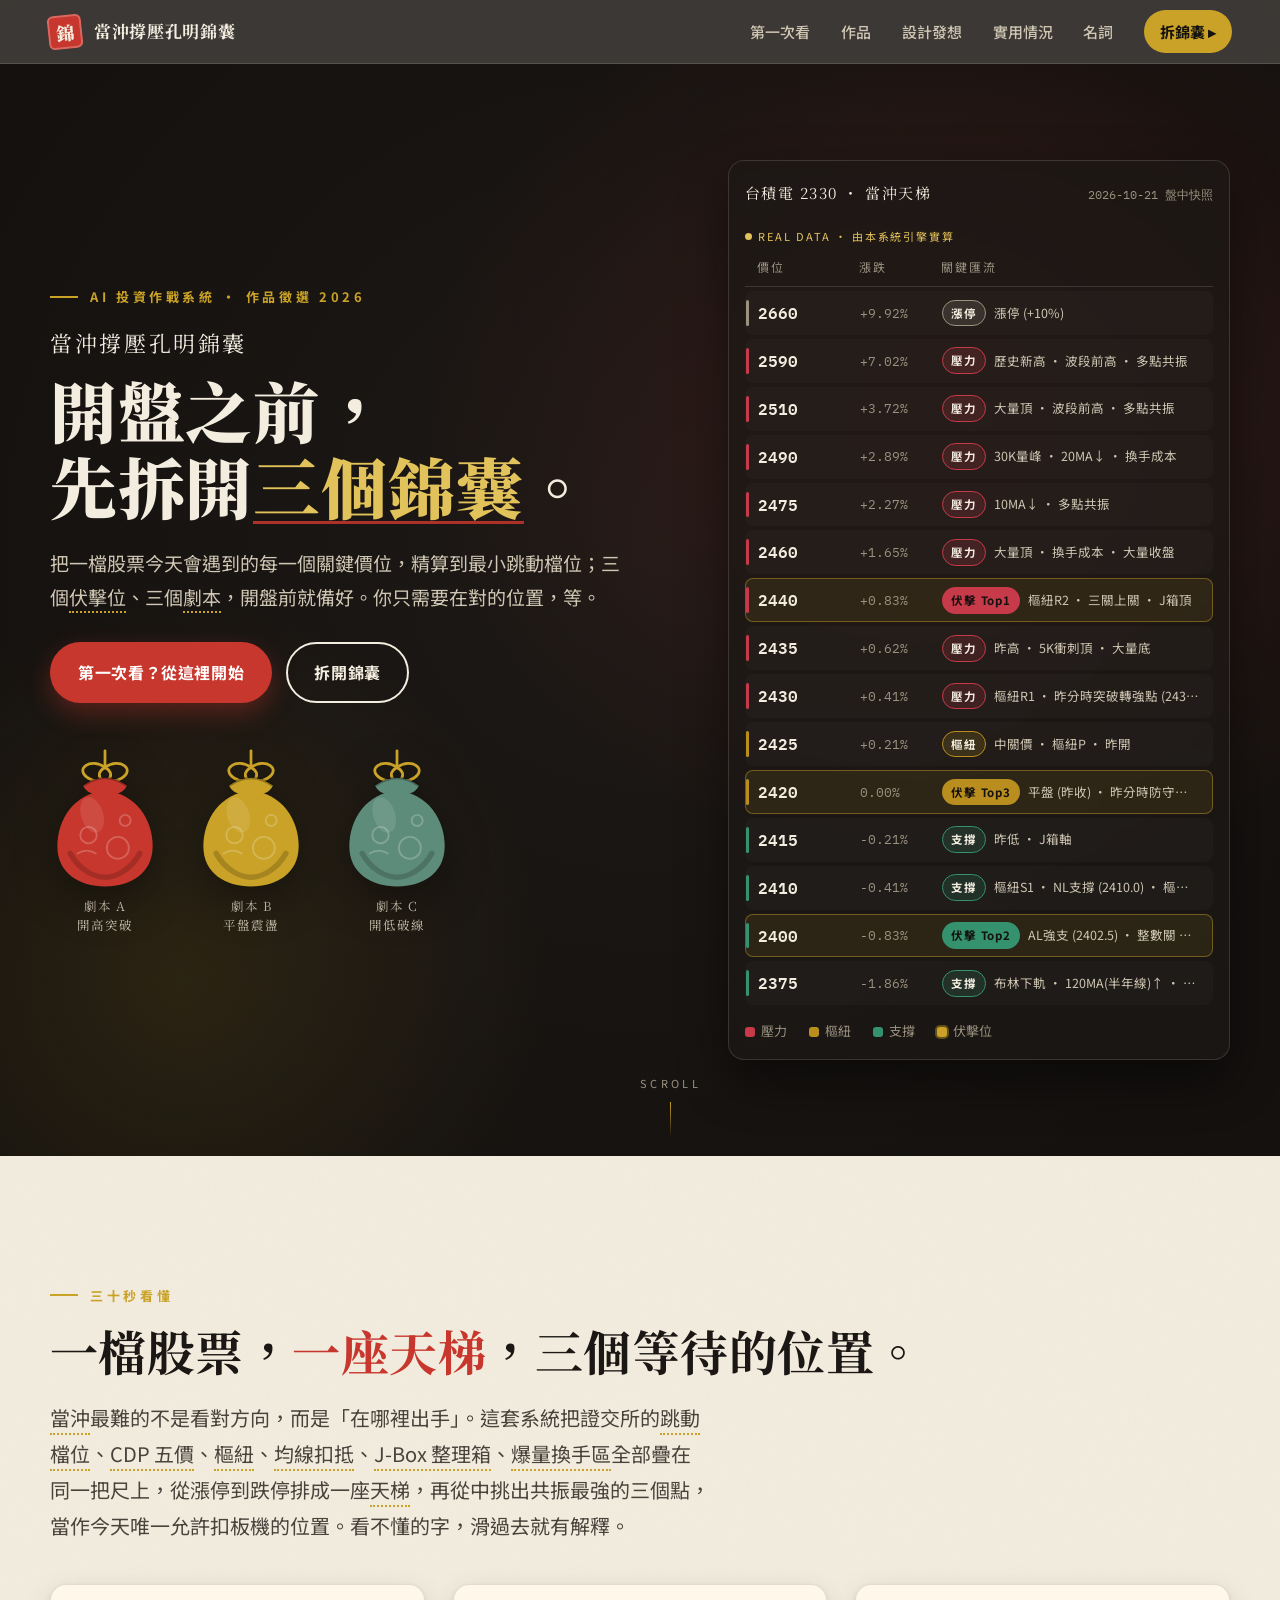
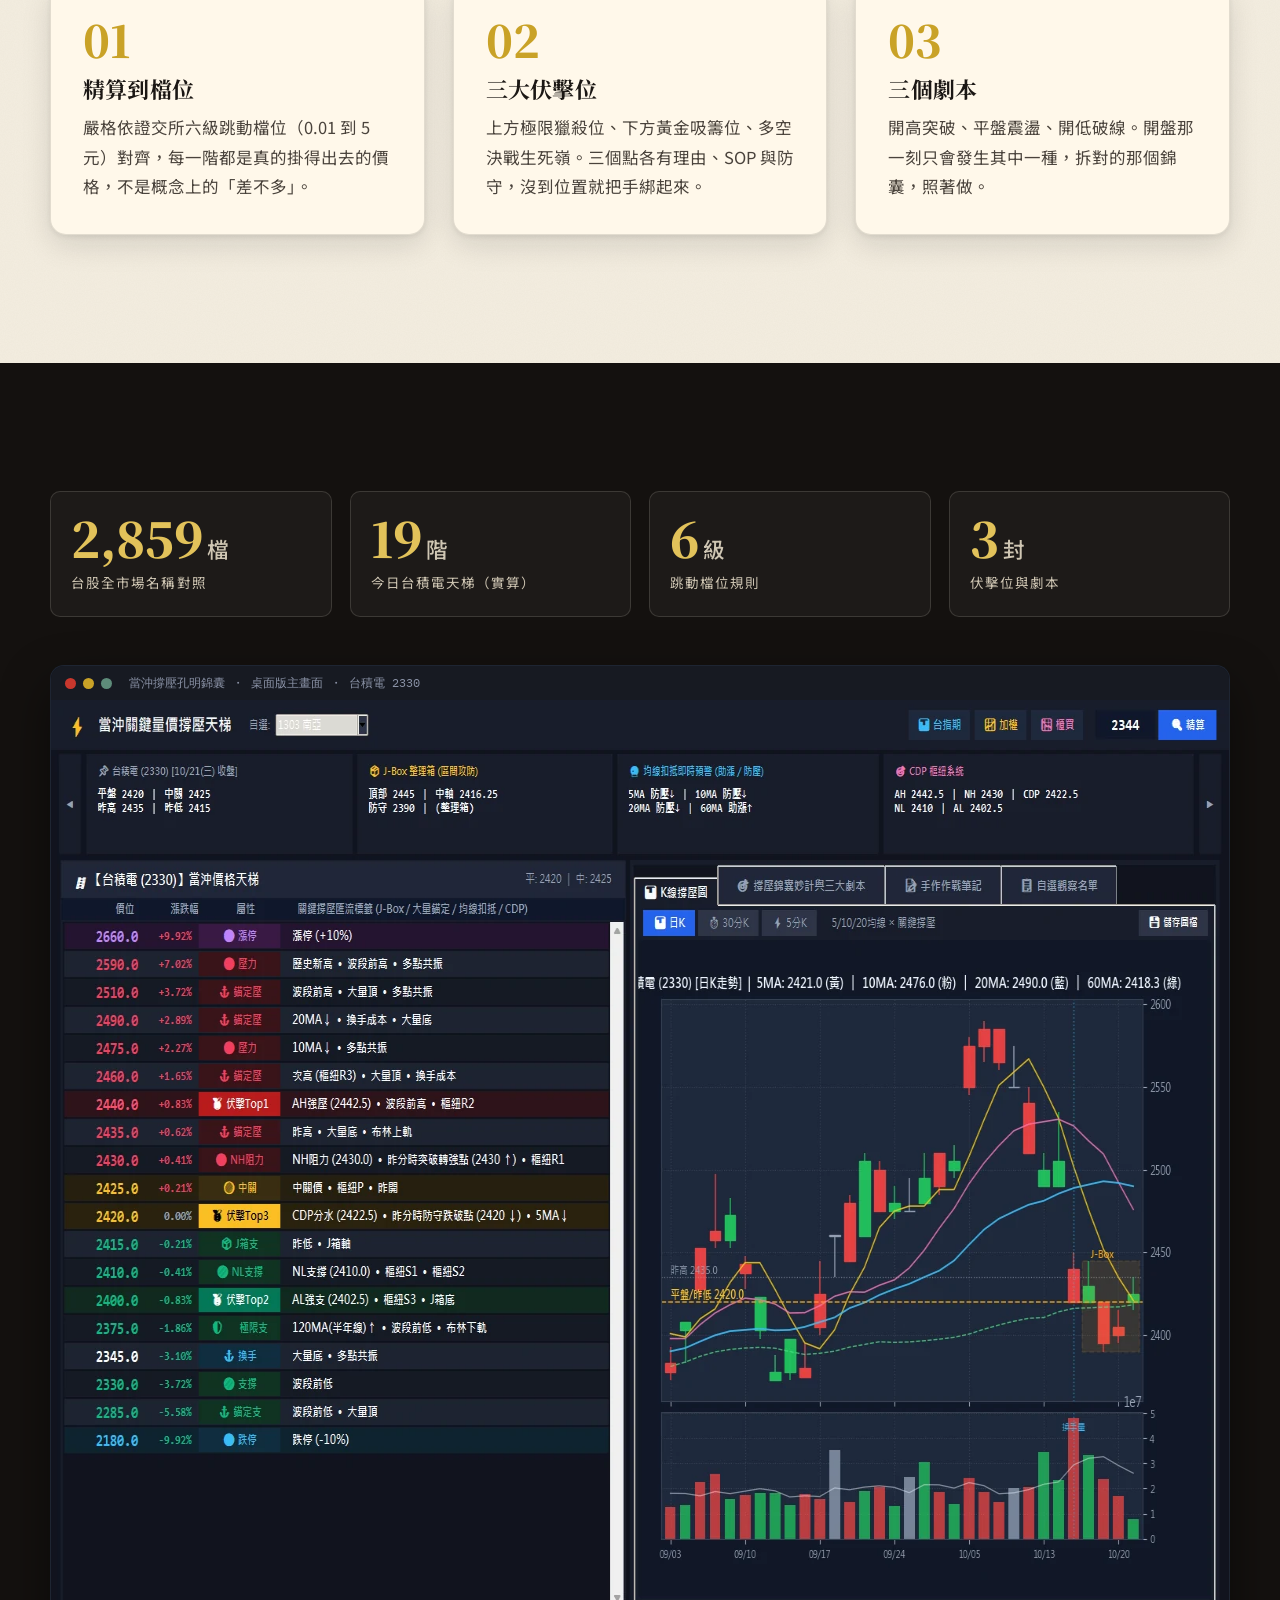
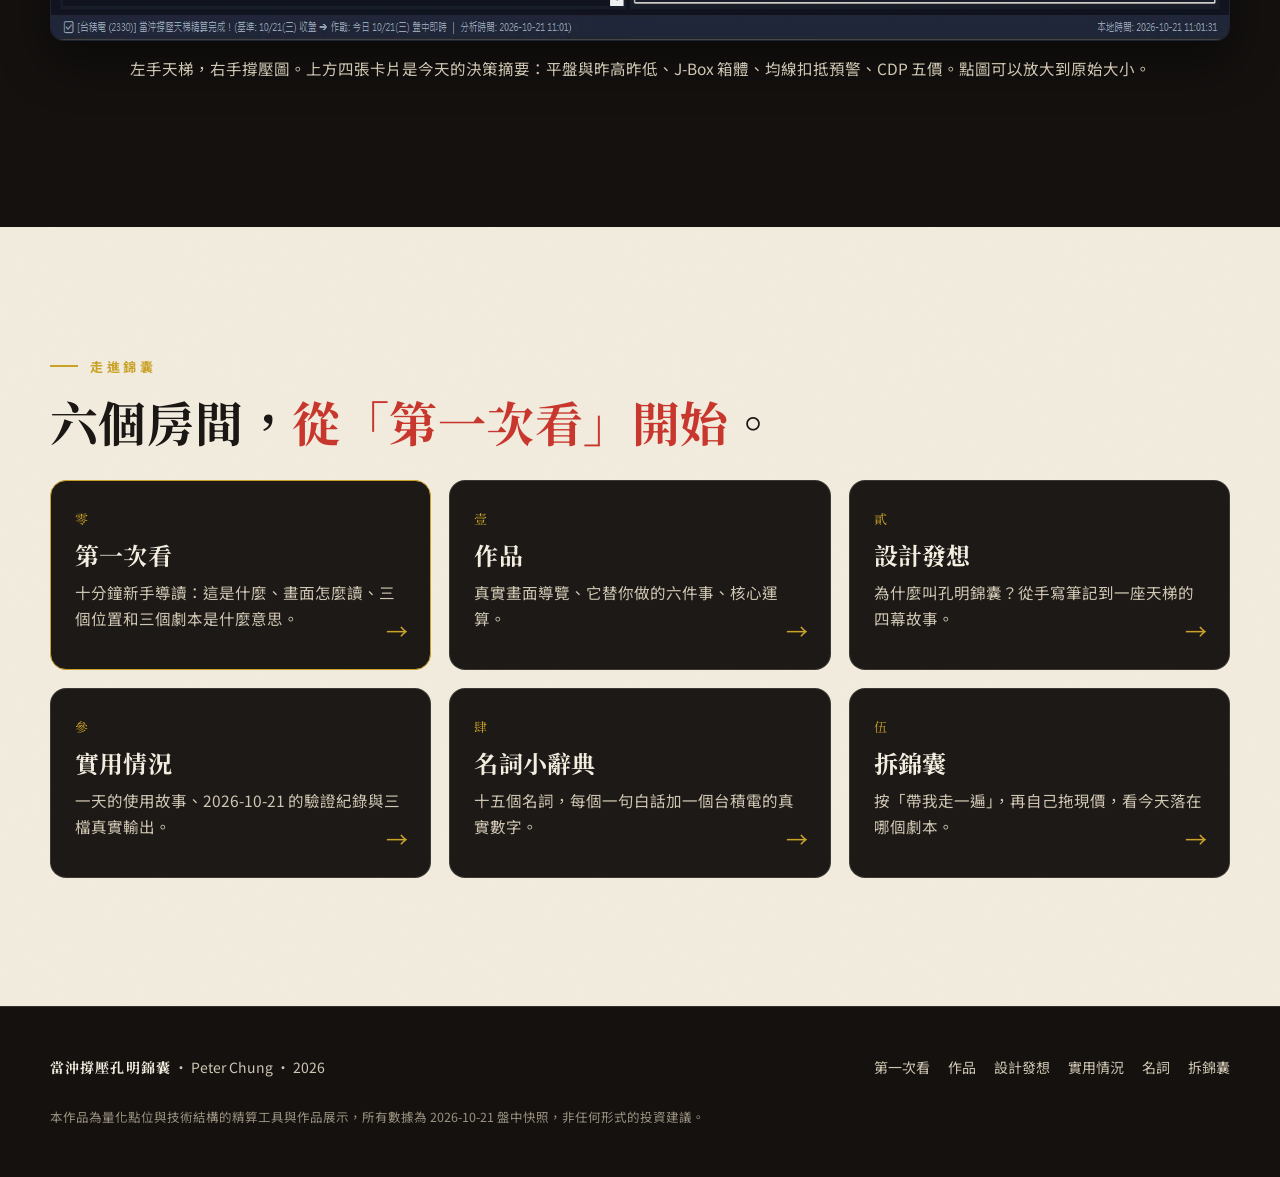
<file: index.html>
<!doctype html>
<html lang="zh-Hant">
<head>
  <meta charset="utf-8">
  <meta name="viewport" content="width=device-width, initial-scale=1">
  <title>當沖撐壓孔明錦囊</title>
  <meta name="description" content="開盤之前，先拆開三個錦囊。把台股當沖的關鍵價位精算到最小跳動檔位，三大伏擊位、三個劇本，開盤前就備好。Peter Chung 作品。">
  <meta property="og:type" content="website">
  <meta property="og:title" content="當沖撐壓孔明錦囊｜開盤之前，先拆開三個錦囊">
  <meta property="og:description" content="把台股當沖的關鍵價位精算到最小跳動檔位；三大伏擊位、三個劇本，開盤前就備好。">
  <meta property="og:image" content="https://jszhongisbest.github.io/kongming-pouch/assets/img/og.png">
  <meta property="og:url" content="https://jszhongisbest.github.io/kongming-pouch/">
  <meta name="twitter:card" content="summary_large_image">
  <meta name="theme-color" content="#14110f">
  <link rel="icon" href="favicon.svg" type="image/svg+xml">
  <link rel="preconnect" href="https://fonts.googleapis.com">
  <link rel="preconnect" href="https://fonts.gstatic.com" crossorigin>
  <link href="https://fonts.googleapis.com/css2?family=Noto+Serif+TC:wght@700;900&family=Noto+Sans+TC:wght@400;500;700&family=IBM+Plex+Mono:wght@400;500;600&display=swap" rel="stylesheet">
  <link rel="stylesheet" href="assets/css/style.css?v=20261022">
</head>
<body data-page="home">
<svg width="0" height="0" style="position:absolute" aria-hidden="true">
  <symbol id="pouch" viewBox="0 0 120 150">
    <path d="M60 6v16" stroke="#c9a227" stroke-width="3" stroke-linecap="round" fill="none"/>
    <path d="M60 24c-16-11-34 2-18 12 16 10 34-2 18-12zm0 0c16-11 34 2 18 12-16 10-34-2-18-12z" fill="none" stroke="#c9a227" stroke-width="3"/>
    <path d="M36 44q24-17 48 0q-5 11-24 11t-24-11z" fill="currentColor"/>
    <path d="M60 50c-34 2-52 32-52 60 0 30 24 44 52 44s52-14 52-44c0-28-18-58-52-60z" fill="currentColor"/>
    <path d="M36 44q24-17 48 0" fill="none" stroke="rgba(0,0,0,.28)" stroke-width="3"/>
    <path d="M22 118c10 18 26 26 38 26s28-8 38-26" fill="none" stroke="rgba(0,0,0,.18)" stroke-width="6" stroke-linecap="round"/>
    <g fill="none" stroke="rgba(255,255,255,.22)" stroke-width="2">
      <circle cx="42" cy="98" r="9"/><circle cx="74" cy="112" r="12"/><circle cx="82" cy="82" r="6"/><path d="M30 118q10-6 20 0" stroke-linecap="round"/>
    </g>
    <ellipse cx="46" cy="76" rx="12" ry="20" fill="rgba(255,255,255,.1)" transform="rotate(-18 46 76)"/>
  </symbol>
</svg>

<header class="nav">
  <a class="nav__brand" href="index.html"><span class="nav__seal">錦</span><span class="nav__name">當沖撐壓孔明錦囊</span></a>
  <nav class="nav__links" id="navLinks" aria-label="主選單">
    <a href="guide.html" data-nav="guide">第一次看</a>
    <a href="work.html" data-nav="work">作品</a>
    <a href="concept.html" data-nav="concept">設計發想</a>
    <a href="usage.html" data-nav="usage">實用情況</a>
    <a href="glossary.html" data-nav="glossary">名詞</a>
    <a href="play.html" data-nav="play" class="nav__cta">拆錦囊 ▸</a>
  </nav>
  <button class="nav__burger" id="navBurger" aria-label="開啟選單" aria-expanded="false" aria-controls="navLinks"><span></span><span></span><span></span></button>
</header>
<div class="nav-spacer"></div>

<main>
  <!-- 封面 -->
  <section class="hero sec--ink">
    <div class="ink-blot" aria-hidden="true"></div>
    <div class="wrap hero__grid">
      <div>
        <p class="eyebrow">AI 投資作戰系統 ・ 作品徵選 2026</p>
        <p class="hero__name">當沖撐壓孔明錦囊</p>
        <h1 class="hero__title">
          <span class="line"><span>開盤之前，</span></span>
          <span class="line"><span>先拆開<em>三個錦囊</em>。</span></span>
        </h1>
        <p class="hero__sub">把一檔股票今天會遇到的每一個關鍵價位，精算到最小跳動檔位；三個<span class="term" data-term="ambush">伏擊位</span>、三個<span class="term" data-term="scenario">劇本</span>，開盤前就備好。你只需要在對的位置，等。</p>
        <div class="hero__cta">
          <a class="btn btn--cinnabar" href="guide.html">第一次看？從這裡開始</a>
          <a class="btn btn--ghost" href="play.html">拆開錦囊</a>
        </div>
        <div class="pouches" aria-label="三個劇本">
          <div class="pouch-wrap"><svg class="pouch pouch--cinnabar"><use href="#pouch"/></svg><small>劇本 A<br>開高突破</small></div>
          <div class="pouch-wrap"><svg class="pouch pouch--gold"><use href="#pouch"/></svg><small>劇本 B<br>平盤震盪</small></div>
          <div class="pouch-wrap"><svg class="pouch pouch--celadon"><use href="#pouch"/></svg><small>劇本 C<br>開低破線</small></div>
        </div>
      </div>
      <div class="hero__ladder" aria-label="台積電當沖天梯">
        <div class="hero__ladder-title">台積電 2330 ・ 當沖天梯 <span>2026-10-21 盤中快照</span></div>
        <div class="tag-live" style="margin-bottom:10px"><i></i>REAL DATA ・ 由本系統引擎實算</div>
        <div class="ladder" data-ladder="2330" data-now data-delay="1200" data-limit="15" data-max-tags="3"></div>
        <div class="legend">
          <span><i style="background:var(--d-res)"></i>壓力</span>
          <span><i style="background:var(--d-piv)"></i>樞紐</span>
          <span><i style="background:var(--d-sup)"></i>支撐</span>
          <span><i style="background:var(--gold);box-shadow:0 0 0 2px rgba(201,162,39,.4)"></i>伏擊位</span>
        </div>
      </div>
    </div>
    <div class="scroll-hint" aria-hidden="true">SCROLL</div>
  </section>

  <!-- 三十秒看懂 -->
  <section class="sec sec--paper paper-tex">
    <div class="wrap">
      <p class="eyebrow reveal">三十秒看懂</p>
      <h2 class="sec-title reveal">一檔股票，<em>一座天梯</em>，三個等待的位置。</h2>
      <p class="lede reveal" data-delay="1"><span class="term" data-term="daytrade">當沖</span>最難的不是看對方向，而是「在哪裡出手」。這套系統把證交所的<span class="term" data-term="tick">跳動檔位</span>、<span class="term" data-term="cdp">CDP 五價</span>、<span class="term" data-term="pivot">樞紐</span>、<span class="term" data-term="ma">均線扣抵</span>、<span class="term" data-term="jbox">J-Box 整理箱</span>、<span class="term" data-term="volume">爆量換手區</span>全部疊在同一把尺上，從漲停到跌停排成一座<span class="term" data-term="ladder">天梯</span>，再從中挑出共振最強的三個點，當作今天唯一允許扣板機的位置。看不懂的字，滑過去就有解釋。</p>
      <div class="grid grid--3" style="margin-top:40px">
        <div class="card feature reveal" data-delay="1">
          <span class="feature__num">01</span>
          <h3>精算到檔位</h3>
          <p>嚴格依證交所六級跳動檔位（0.01 到 5 元）對齊，每一階都是真的掛得出去的價格，不是概念上的「差不多」。</p>
        </div>
        <div class="card feature reveal" data-delay="2">
          <span class="feature__num">02</span>
          <h3>三大伏擊位</h3>
          <p>上方極限獵殺位、下方黃金吸籌位、多空決戰生死嶺。三個點各有理由、SOP 與防守，沒到位置就把手綁起來。</p>
        </div>
        <div class="card feature reveal" data-delay="3">
          <span class="feature__num">03</span>
          <h3>三個劇本</h3>
          <p>開高突破、平盤震盪、開低破線。開盤那一刻只會發生其中一種，拆對的那個錦囊，照著做。</p>
        </div>
      </div>
    </div>
  </section>

  <!-- 主畫面與數字 -->
  <section class="sec sec--ink">
    <div class="wrap">
      <div class="stats reveal">
        <div class="stat"><div class="stat__v"><span data-count="2888">0</span><small>檔</small></div><div class="stat__k">台股全市場名稱對照</div></div>
        <div class="stat"><div class="stat__v"><span data-count="19">0</span><small>階</small></div><div class="stat__k">今日台積電天梯（實算）</div></div>
        <div class="stat"><div class="stat__v"><span data-count="6">0</span><small>級</small></div><div class="stat__k">跳動檔位規則</div></div>
        <div class="stat"><div class="stat__v"><span data-count="3">0</span><small>封</small></div><div class="stat__k">伏擊位與劇本</div></div>
      </div>
      <div class="reveal" style="margin-top:48px">
        <div class="window">
          <div class="window__bar"><i></i><i></i><i></i><span>當沖撐壓孔明錦囊 ・ 桌面版主畫面 ・ 台積電 2330</span></div>
          <img src="assets/img/hero_app.webp" alt="桌面版主畫面：左側為台積電當沖價格天梯，右側為日 K 撐壓圖與均線" width="1500" height="940" loading="lazy">
        </div>
        <p class="muted" style="text-align:center;margin-top:14px;font-size:15.5px">左手天梯，右手撐壓圖。上方四張卡片是今天的決策摘要：平盤與昨高昨低、J-Box 箱體、均線扣抵預警、CDP 五價。點圖可以放大到原始大小。</p>
      </div>
    </div>
  </section>

  <!-- 入口 -->
  <section class="sec sec--paper paper-tex">
    <div class="wrap">
      <p class="eyebrow reveal">走進錦囊</p>
      <h2 class="sec-title reveal">六個房間，<em>從「第一次看」開始</em>。</h2>
      <div class="portal portal--6 reveal" data-delay="1" style="margin-top:28px">
        <a href="guide.html" style="border-color:var(--gold)"><span class="portal__k">零</span><h3>第一次看</h3><p>十分鐘新手導讀：這是什麼、畫面怎麼讀、三個位置和三個劇本是什麼意思。</p></a>
        <a href="work.html"><span class="portal__k">壹</span><h3>作品</h3><p>真實畫面導覽、它替你做的六件事、核心運算。</p></a>
        <a href="concept.html"><span class="portal__k">貳</span><h3>設計發想</h3><p>為什麼叫孔明錦囊？從手寫筆記到一座天梯的四幕故事。</p></a>
        <a href="usage.html"><span class="portal__k">參</span><h3>實用情況</h3><p>一天的使用故事、2026-10-21 的驗證紀錄與三檔真實輸出。</p></a>
        <a href="glossary.html"><span class="portal__k">肆</span><h3>名詞小辭典</h3><p>十五個名詞，每個一句白話加一個台積電的真實數字。</p></a>
        <a href="play.html"><span class="portal__k">伍</span><h3>拆錦囊</h3><p>按「帶我走一遍」，再自己拖現價，看今天落在哪個劇本。</p></a>
      </div>
    </div>
  </section>
</main>

<footer class="footer">
  <div class="wrap">
    <div><b>當沖撐壓孔明錦囊</b> ・ Peter Chung ・ 2026</div>
    <nav><a href="guide.html">第一次看</a><a href="work.html">作品</a><a href="concept.html">設計發想</a><a href="usage.html">實用情況</a><a href="glossary.html">名詞</a><a href="play.html">拆錦囊</a></nav>
    <p class="disclaimer">本作品為量化點位與技術結構的精算工具與作品展示，所有數據為 2026-10-21 盤中快照，非任何形式的投資建議。</p>
  </div>
</footer>

<script src="assets/data/ladders.js?v=20261022"></script>
<script src="assets/js/main.js?v=20261022"></script>
<script src="assets/js/terms.js?v=20261022"></script>
</body>
</html>
</file>
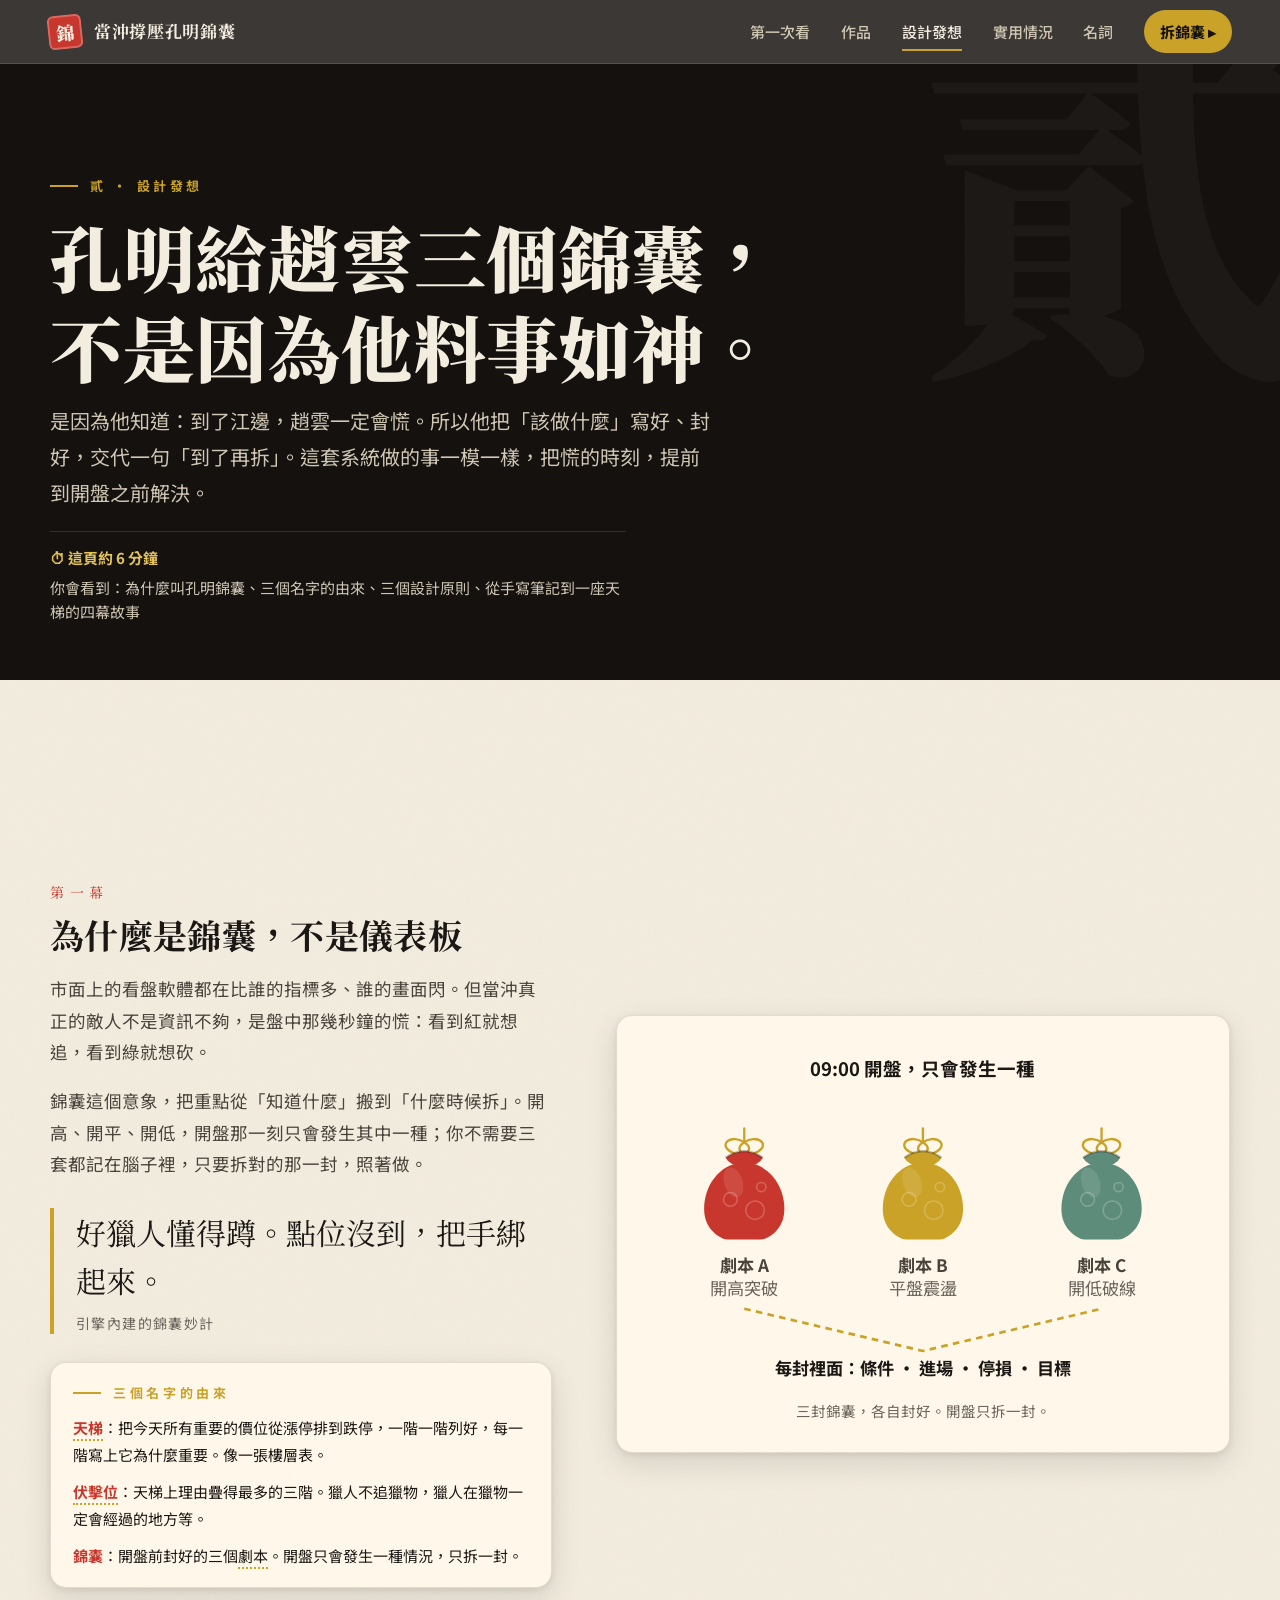
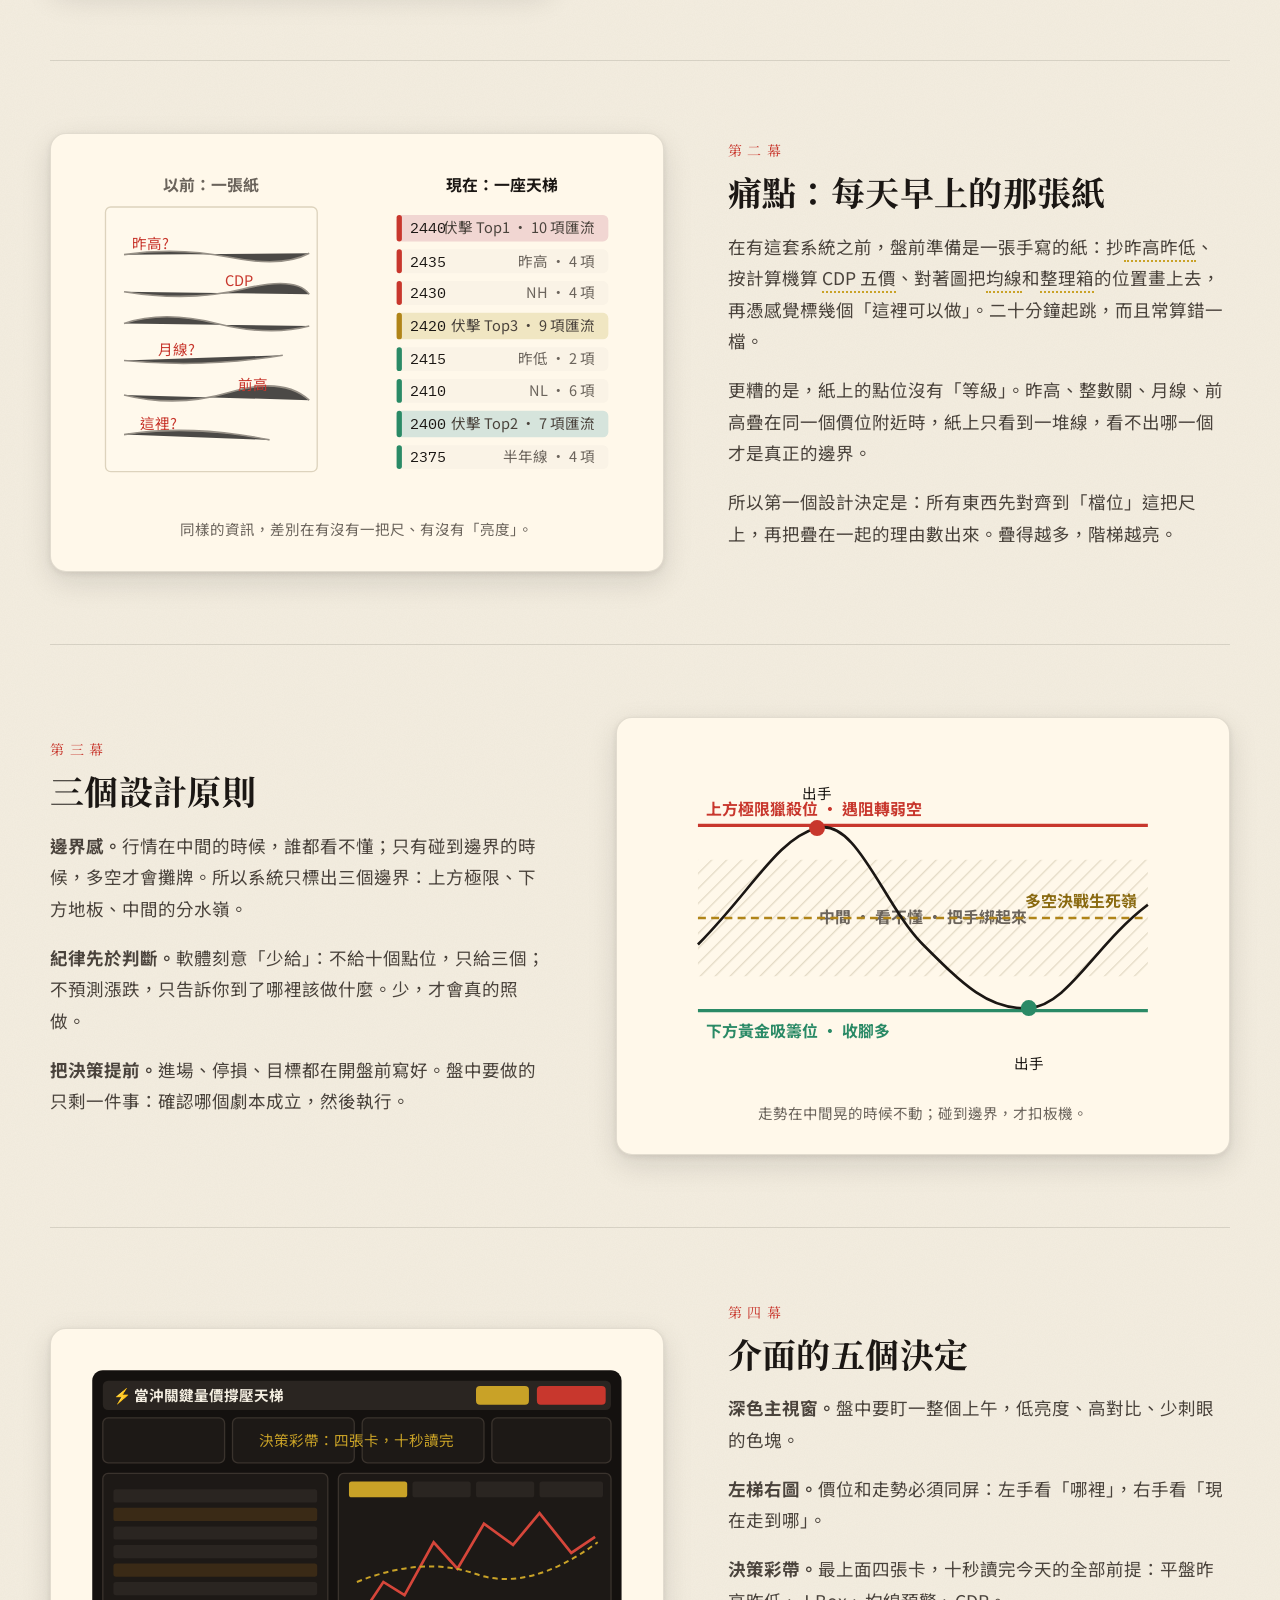
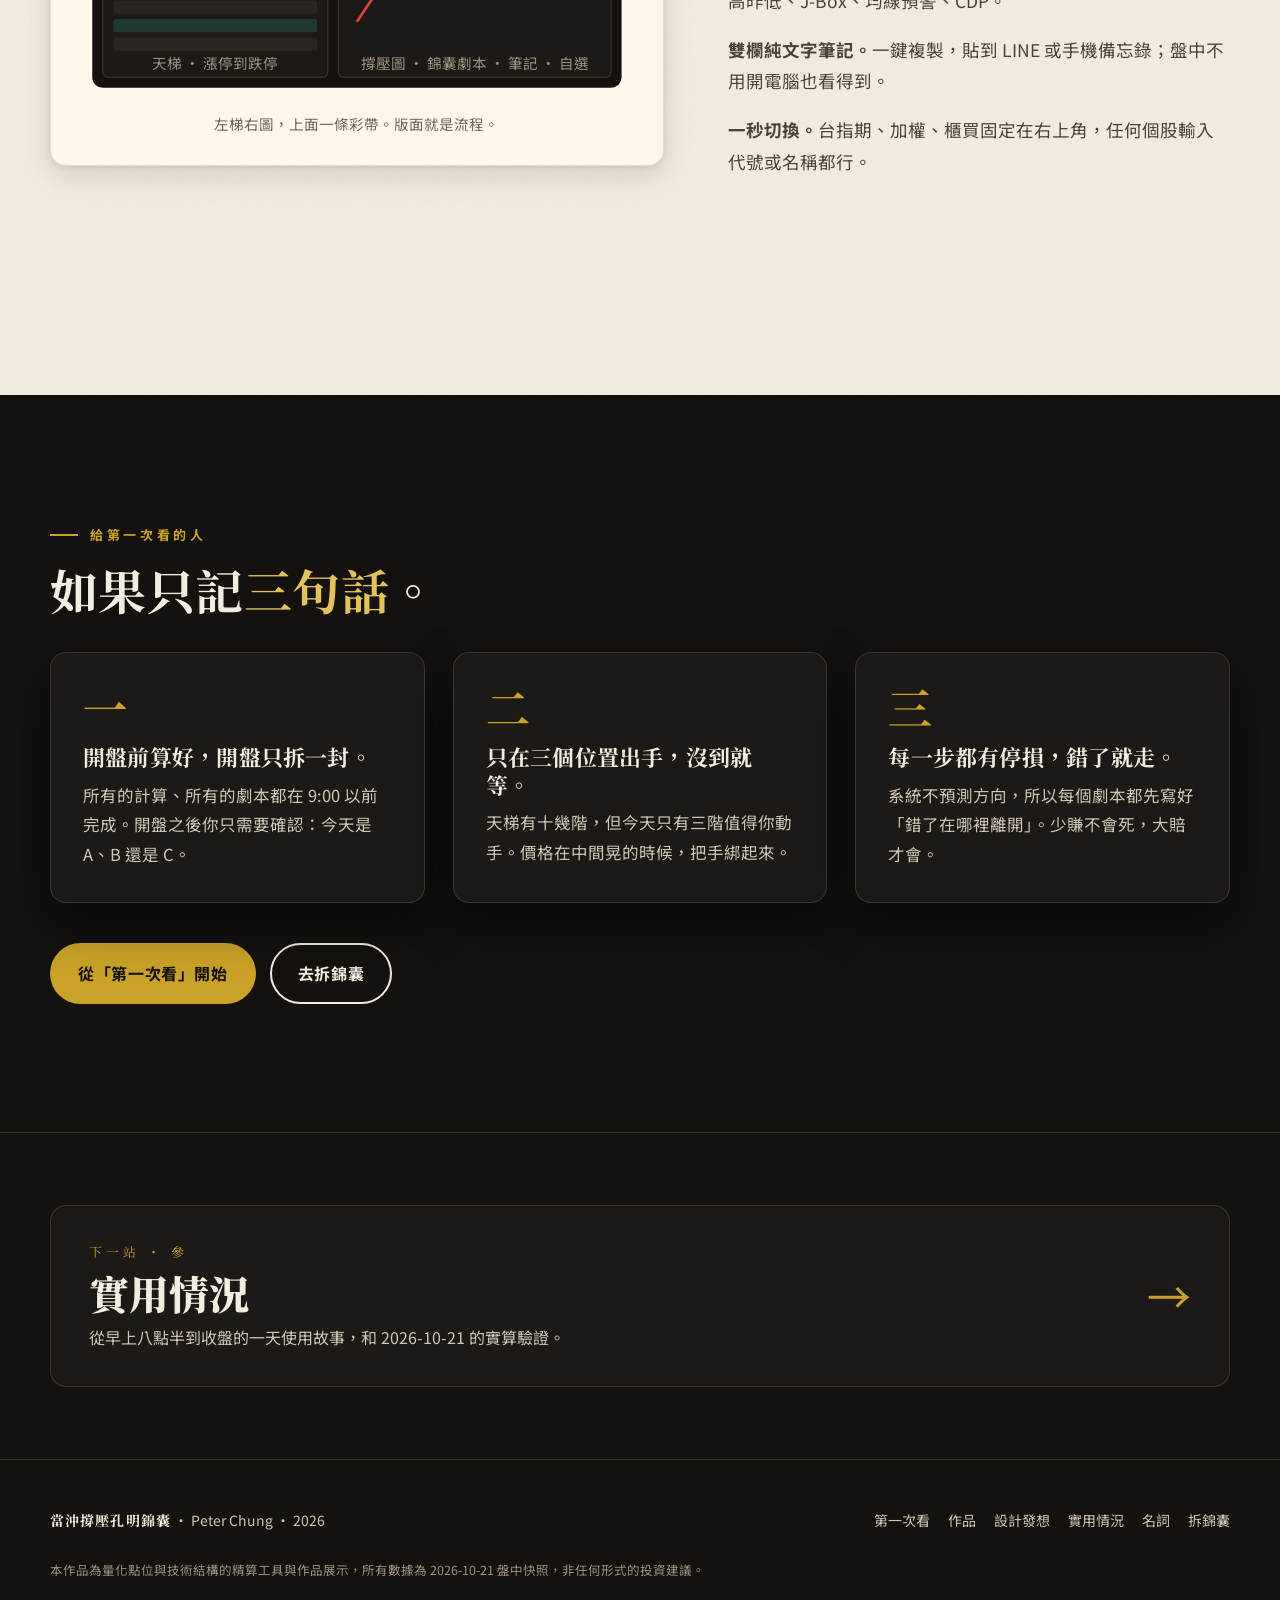
<file: concept.html>
<!doctype html>
<html lang="zh-Hant">
<head>
  <meta charset="utf-8">
  <meta name="viewport" content="width=device-width, initial-scale=1">
  <title>設計發想｜當沖撐壓孔明錦囊</title>
  <meta name="description" content="為什麼叫孔明錦囊？從每天早上手寫筆記的痛點，到邊界感、紀律、劇本化三個設計原則，再到介面與這個網站本身的設計決策。">
  <meta property="og:type" content="website">
  <meta property="og:title" content="設計發想｜當沖撐壓孔明錦囊">
  <meta property="og:description" content="從手寫筆記到一座天梯的四幕故事。">
  <meta property="og:image" content="https://jszhongisbest.github.io/kongming-pouch/assets/img/og.png">
  <meta name="twitter:card" content="summary_large_image">
  <meta name="theme-color" content="#14110f">
  <link rel="icon" href="favicon.svg" type="image/svg+xml">
  <link rel="preconnect" href="https://fonts.googleapis.com">
  <link rel="preconnect" href="https://fonts.gstatic.com" crossorigin>
  <link href="https://fonts.googleapis.com/css2?family=Noto+Serif+TC:wght@700;900&family=Noto+Sans+TC:wght@400;500;700&family=IBM+Plex+Mono:wght@400;500;600&display=swap" rel="stylesheet">
  <link rel="stylesheet" href="assets/css/style.css?v=20261022">
</head>
<body data-page="concept">
<svg width="0" height="0" style="position:absolute" aria-hidden="true">
  <symbol id="pouch" viewBox="0 0 120 150">
    <path d="M60 6v16" stroke="#c9a227" stroke-width="3" stroke-linecap="round" fill="none"/>
    <path d="M60 24c-16-11-34 2-18 12 16 10 34-2 18-12zm0 0c16-11 34 2 18 12-16 10-34-2-18-12z" fill="none" stroke="#c9a227" stroke-width="3"/>
    <path d="M36 44q24-17 48 0q-5 11-24 11t-24-11z" fill="currentColor"/>
    <path d="M60 50c-34 2-52 32-52 60 0 30 24 44 52 44s52-14 52-44c0-28-18-58-52-60z" fill="currentColor"/>
    <path d="M36 44q24-17 48 0" fill="none" stroke="rgba(0,0,0,.28)" stroke-width="3"/>
    <g fill="none" stroke="rgba(255,255,255,.22)" stroke-width="2"><circle cx="42" cy="98" r="9"/><circle cx="74" cy="112" r="12"/><circle cx="82" cy="82" r="6"/></g>
    <ellipse cx="46" cy="76" rx="12" ry="20" fill="rgba(255,255,255,.1)" transform="rotate(-18 46 76)"/>
  </symbol>
</svg>

<header class="nav">
  <a class="nav__brand" href="index.html"><span class="nav__seal">錦</span><span class="nav__name">當沖撐壓孔明錦囊</span></a>
  <nav class="nav__links" id="navLinks" aria-label="主選單">
    <a href="guide.html" data-nav="guide">第一次看</a>
    <a href="work.html" data-nav="work">作品</a>
    <a href="concept.html" data-nav="concept">設計發想</a>
    <a href="usage.html" data-nav="usage">實用情況</a>
    <a href="glossary.html" data-nav="glossary">名詞</a>
    <a href="play.html" data-nav="play" class="nav__cta">拆錦囊 ▸</a>
  </nav>
  <button class="nav__burger" id="navBurger" aria-label="開啟選單" aria-expanded="false" aria-controls="navLinks"><span></span><span></span><span></span></button>
</header>
<div class="nav-spacer"></div>

<main>
  <section class="page-head sec--ink">
    <span class="bg-glyph" aria-hidden="true">貳</span>
    <div class="wrap">
      <p class="eyebrow">貳 ・ 設計發想</p>
      <h1>孔明給趙雲三個錦囊，<br>不是因為他料事如神。</h1>
      <p class="lede">是因為他知道：到了江邊，趙雲一定會慌。所以他把「該做什麼」寫好、封好，交代一句「到了再拆」。這套系統做的事一模一樣，把慌的時刻，提前到開盤之前解決。</p>
      <p class="readstrip" data-readstrip></p>
    </div>
  </section>

  <section class="sec sec--paper paper-tex">
    <div class="wrap">
      <!-- 幕一 -->
      <div class="act reveal">
        <div>
          <div class="act__k">第一幕</div>
          <h3>為什麼是錦囊，不是儀表板</h3>
          <p>市面上的看盤軟體都在比誰的指標多、誰的畫面閃。但當沖真正的敵人不是資訊不夠，是盤中那幾秒鐘的慌：看到紅就想追，看到綠就想砍。</p>
          <p>錦囊這個意象，把重點從「知道什麼」搬到「什麼時候拆」。開高、開平、開低，開盤那一刻只會發生其中一種；你不需要三套都記在腦子裡，只要拆對的那一封，照著做。</p>
          <blockquote class="quote">好獵人懂得蹲。點位沒到，把手綁起來。<small>引擎內建的錦囊妙計</small></blockquote>
          <div class="card" style="padding:18px 22px">
            <div class="eyebrow" style="margin-bottom:10px">三個名字的由來</div>
            <div style="display:flex;flex-direction:column;gap:10px;font-size:15px">
              <div><b style="color:var(--cinnabar)"><span class="term" data-term="ladder">天梯</span></b>：把今天所有重要的價位從漲停排到跌停，一階一階列好，每一階寫上它為什麼重要。像一張樓層表。</div>
              <div><b style="color:var(--cinnabar)"><span class="term" data-term="ambush">伏擊位</span></b>：天梯上理由疊得最多的三階。獵人不追獵物，獵人在獵物一定會經過的地方等。</div>
              <div><b style="color:var(--cinnabar)">錦囊</b>：開盤前封好的三個<span class="term" data-term="scenario">劇本</span>。開盤只會發生一種情況，只拆一封。</div>
            </div>
          </div>
        </div>
        <figure class="figure figure--card">
          <svg viewBox="0 0 420 260" role="img" aria-label="三個錦囊分別對應開高、開平、開低三種開盤情境">
            <g font-family="Noto Sans TC, sans-serif" font-size="13" fill="#4a433c">
              <text x="210" y="24" text-anchor="middle" font-size="14" font-weight="700" fill="#1b1714">09:00 開盤，只會發生一種</text>
              <g transform="translate(40 60)"><svg width="70" height="88" viewBox="0 0 120 150" style="color:#c8372d"><use href="#pouch"/></svg><text x="35" y="112" text-anchor="middle" font-weight="700">劇本 A</text><text x="35" y="130" text-anchor="middle" fill="#6b645c">開高突破</text></g>
              <g transform="translate(175 60)"><svg width="70" height="88" viewBox="0 0 120 150" style="color:#c9a227"><use href="#pouch"/></svg><text x="35" y="112" text-anchor="middle" font-weight="700">劇本 B</text><text x="35" y="130" text-anchor="middle" fill="#6b645c">平盤震盪</text></g>
              <g transform="translate(310 60)"><svg width="70" height="88" viewBox="0 0 120 150" style="color:#5e8c7a"><use href="#pouch"/></svg><text x="35" y="112" text-anchor="middle" font-weight="700">劇本 C</text><text x="35" y="130" text-anchor="middle" fill="#6b645c">開低破線</text></g>
              <path d="M75 200 L210 232 L345 200" fill="none" stroke="#c9a227" stroke-width="2" stroke-dasharray="5 4"/>
              <text x="210" y="250" text-anchor="middle" fill="#1b1714" font-weight="700">每封裡面：條件 ・ 進場 ・ 停損 ・ 目標</text>
            </g>
          </svg>
          <figcaption>三封錦囊，各自封好。開盤只拆一封。</figcaption>
        </figure>
      </div>

      <!-- 幕二 -->
      <div class="act reveal">
        <div>
          <div class="act__k">第二幕</div>
          <h3>痛點：每天早上的那張紙</h3>
          <p>在有這套系統之前，盤前準備是一張手寫的紙：抄<span class="term" data-term="yhyl">昨高昨低</span>、按計算機算 <span class="term" data-term="cdp">CDP 五價</span>、對著圖把<span class="term" data-term="ma">均線</span>和<span class="term" data-term="jbox">整理箱</span>的位置畫上去，再憑感覺標幾個「這裡可以做」。二十分鐘起跳，而且常算錯一檔。</p>
          <p>更糟的是，紙上的點位沒有「等級」。昨高、整數關、月線、前高疊在同一個價位附近時，紙上只看到一堆線，看不出哪一個才是真正的邊界。</p>
          <p>所以第一個設計決定是：所有東西先對齊到「檔位」這把尺上，再把疊在一起的理由數出來。疊得越多，階梯越亮。</p>
        </div>
        <figure class="figure figure--card">
          <svg viewBox="0 0 420 260" role="img" aria-label="左邊是手寫筆記的雜亂線條，右邊是對齊到檔位的天梯">
            <g font-family="Noto Sans TC, sans-serif" font-size="12">
              <text x="100" y="22" text-anchor="middle" font-weight="700" fill="#6b645c">以前：一張紙</text>
              <rect x="20" y="34" width="160" height="200" rx="4" fill="#fff9ec" stroke="#ddd3bd"/>
              <g stroke="#6b645c" stroke-width="1.2" opacity=".7">
                <path d="M34 70 q40 -6 80 2 t60 -3"/><path d="M34 98 q50 8 90 -2 t50 4"/><path d="M34 122 q30 -10 70 0 t70 2"/><path d="M34 150 q60 6 120 -4"/><path d="M34 176 q40 10 80 -2 t60 6"/><path d="M34 206 q50 -8 110 4"/>
              </g>
              <g fill="#c8372d" font-size="11"><text x="40" y="66">昨高?</text><text x="110" y="94">CDP</text><text x="60" y="146">月線?</text><text x="120" y="172">前高</text><text x="46" y="202">這裡?</text></g>
              <text x="320" y="22" text-anchor="middle" font-weight="700" fill="#1b1714">現在：一座天梯</text>
              <g font-family="IBM Plex Mono, monospace" font-size="11">
                <g transform="translate(240 40)">
                  <rect width="160" height="20" rx="4" fill="#f1d6d2"/><rect width="4" height="20" rx="2" fill="#c8372d"/><text x="10" y="14" fill="#1b1714">2440</text><text x="150" y="14" text-anchor="end" fill="#4a433c" font-family="Noto Sans TC">伏擊 Top1 ・ 10 項匯流</text>
                </g>
                <g transform="translate(240 66)"><rect width="160" height="18" rx="4" fill="#faf3e6"/><rect width="4" height="18" rx="2" fill="#c8372d"/><text x="10" y="13" fill="#1b1714">2435</text><text x="150" y="13" text-anchor="end" fill="#6b645c" font-family="Noto Sans TC">昨高 ・ 4 項</text></g>
                <g transform="translate(240 90)"><rect width="160" height="18" rx="4" fill="#faf3e6"/><rect width="4" height="18" rx="2" fill="#c8372d"/><text x="10" y="13" fill="#1b1714">2430</text><text x="150" y="13" text-anchor="end" fill="#6b645c" font-family="Noto Sans TC">NH ・ 4 項</text></g>
                <g transform="translate(240 114)"><rect width="160" height="20" rx="4" fill="#f0e6c2"/><rect width="4" height="20" rx="2" fill="#b08418"/><text x="10" y="14" fill="#1b1714">2420</text><text x="150" y="14" text-anchor="end" fill="#4a433c" font-family="Noto Sans TC">伏擊 Top3 ・ 9 項匯流</text></g>
                <g transform="translate(240 140)"><rect width="160" height="18" rx="4" fill="#faf3e6"/><rect width="4" height="18" rx="2" fill="#2a8a66"/><text x="10" y="13" fill="#1b1714">2415</text><text x="150" y="13" text-anchor="end" fill="#6b645c" font-family="Noto Sans TC">昨低 ・ 2 項</text></g>
                <g transform="translate(240 164)"><rect width="160" height="18" rx="4" fill="#faf3e6"/><rect width="4" height="18" rx="2" fill="#2a8a66"/><text x="10" y="13" fill="#1b1714">2410</text><text x="150" y="13" text-anchor="end" fill="#6b645c" font-family="Noto Sans TC">NL ・ 6 項</text></g>
                <g transform="translate(240 188)"><rect width="160" height="20" rx="4" fill="#d6e4dc"/><rect width="4" height="20" rx="2" fill="#2a8a66"/><text x="10" y="14" fill="#1b1714">2400</text><text x="150" y="14" text-anchor="end" fill="#4a433c" font-family="Noto Sans TC">伏擊 Top2 ・ 7 項匯流</text></g>
                <g transform="translate(240 214)"><rect width="160" height="18" rx="4" fill="#faf3e6"/><rect width="4" height="18" rx="2" fill="#2a8a66"/><text x="10" y="13" fill="#1b1714">2375</text><text x="150" y="13" text-anchor="end" fill="#6b645c" font-family="Noto Sans TC">半年線 ・ 4 項</text></g>
              </g>
            </g>
          </svg>
          <figcaption>同樣的資訊，差別在有沒有一把尺、有沒有「亮度」。</figcaption>
        </figure>
      </div>

      <!-- 幕三 -->
      <div class="act reveal">
        <div>
          <div class="act__k">第三幕</div>
          <h3>三個設計原則</h3>
          <p><b>邊界感。</b>行情在中間的時候，誰都看不懂；只有碰到邊界的時候，多空才會攤牌。所以系統只標出三個邊界：上方極限、下方地板、中間的分水嶺。</p>
          <p><b>紀律先於判斷。</b>軟體刻意「少給」：不給十個點位，只給三個；不預測漲跌，只告訴你到了哪裡該做什麼。少，才會真的照做。</p>
          <p><b>把決策提前。</b>進場、停損、目標都在開盤前寫好。盤中要做的只剩一件事：確認哪個劇本成立，然後執行。</p>
        </div>
        <figure class="figure figure--card">
          <svg viewBox="0 0 420 260" role="img" aria-label="價格走勢只在三個邊界出手，中間區域不動">
            <defs><pattern id="hatch" width="8" height="8" patternUnits="userSpaceOnUse" patternTransform="rotate(45)"><line x1="0" y1="0" x2="0" y2="8" stroke="#ddd3bd" stroke-width="2"/></pattern></defs>
            <g font-family="Noto Sans TC, sans-serif" font-size="12">
              <rect x="40" y="86" width="340" height="88" fill="url(#hatch)" opacity=".8"/>
              <text x="210" y="134" text-anchor="middle" fill="#6b645c" font-weight="700">中間 ・ 看不懂 ・ 把手綁起來</text>
              <line x1="40" y1="60" x2="380" y2="60" stroke="#c8372d" stroke-width="2.5"/><text x="46" y="52" fill="#c8372d" font-weight="700">上方極限獵殺位 ・ 遇阻轉弱空</text>
              <line x1="40" y1="130" x2="380" y2="130" stroke="#b08418" stroke-width="2" stroke-dasharray="6 4"/><text x="372" y="122" text-anchor="end" fill="#8a6a10" font-weight="700">多空決戰生死嶺</text>
              <line x1="40" y1="200" x2="380" y2="200" stroke="#2a8a66" stroke-width="2.5"/><text x="46" y="220" fill="#2a8a66" font-weight="700">下方黃金吸籌位 ・ 收腳多</text>
              <path d="M40 150 C80 110 100 70 130 62 S180 120 210 150 S260 200 290 198 S340 150 380 120" fill="none" stroke="#1b1714" stroke-width="2"/>
              <circle cx="130" cy="62" r="6" fill="#c8372d"/><circle cx="290" cy="198" r="6" fill="#2a8a66"/>
              <text x="130" y="40" text-anchor="middle" fill="#1b1714" font-size="11">出手</text><text x="290" y="244" text-anchor="middle" fill="#1b1714" font-size="11">出手</text>
            </g>
          </svg>
          <figcaption>走勢在中間晃的時候不動；碰到邊界，才扣板機。</figcaption>
        </figure>
      </div>

      <!-- 幕四 -->
      <div class="act reveal">
        <div>
          <div class="act__k">第四幕</div>
          <h3>介面的五個決定</h3>
          <p><b>深色主視窗。</b>盤中要盯一整個上午，低亮度、高對比、少刺眼的色塊。</p>
          <p><b>左梯右圖。</b>價位和走勢必須同屏：左手看「哪裡」，右手看「現在走到哪」。</p>
          <p><b>決策彩帶。</b>最上面四張卡，十秒讀完今天的全部前提：平盤昨高昨低、J-Box、均線預警、CDP。</p>
          <p><b>雙欄純文字筆記。</b>一鍵複製，貼到 LINE 或手機備忘錄；盤中不用開電腦也看得到。</p>
          <p><b>一秒切換。</b>台指期、加權、櫃買固定在右上角，任何個股輸入代號或名稱都行。</p>
        </div>
        <figure class="figure figure--card">
          <svg viewBox="0 0 420 260" role="img" aria-label="桌面程式版面示意：上方決策彩帶、左側天梯、右側圖表與分頁">
            <g font-family="Noto Sans TC, sans-serif" font-size="11" fill="#cfc6b3">
              <rect x="10" y="10" width="400" height="240" rx="8" fill="#14110f"/>
              <rect x="18" y="18" width="384" height="22" rx="4" fill="#2a2521"/><text x="26" y="33" fill="#f3ede0" font-weight="700">⚡ 當沖關鍵量價撐壓天梯</text><rect x="300" y="22" width="40" height="14" rx="3" fill="#c9a227"/><rect x="346" y="22" width="52" height="14" rx="3" fill="#c8372d"/>
              <g><rect x="18" y="46" width="92" height="34" rx="4" fill="#1d1916" stroke="#3a332d"/><rect x="116" y="46" width="92" height="34" rx="4" fill="#1d1916" stroke="#3a332d"/><rect x="214" y="46" width="92" height="34" rx="4" fill="#1d1916" stroke="#3a332d"/><rect x="312" y="46" width="90" height="34" rx="4" fill="#1d1916" stroke="#3a332d"/><text x="210" y="67" text-anchor="middle" fill="#c9a227">決策彩帶：四張卡，十秒讀完</text></g>
              <rect x="18" y="88" width="170" height="154" rx="4" fill="#1d1916" stroke="#3a332d"/>
              <g><rect x="26" y="100" width="154" height="10" rx="2" fill="#2a2521"/><rect x="26" y="114" width="154" height="10" rx="2" fill="#3a2a16"/><rect x="26" y="128" width="154" height="10" rx="2" fill="#2a2521"/><rect x="26" y="142" width="154" height="10" rx="2" fill="#2a2521"/><rect x="26" y="156" width="154" height="10" rx="2" fill="#3a2a16"/><rect x="26" y="170" width="154" height="10" rx="2" fill="#2a2521"/><rect x="26" y="184" width="154" height="10" rx="2" fill="#2a2521"/><rect x="26" y="198" width="154" height="10" rx="2" fill="#1f3a2e"/><rect x="26" y="212" width="154" height="10" rx="2" fill="#2a2521"/></g>
              <text x="103" y="236" text-anchor="middle" fill="#9a917f">天梯 ・ 漲停到跌停</text>
              <rect x="196" y="88" width="206" height="154" rx="4" fill="#1d1916" stroke="#3a332d"/>
              <g><rect x="204" y="94" width="44" height="12" rx="2" fill="#c9a227"/><rect x="252" y="94" width="44" height="12" rx="2" fill="#2a2521"/><rect x="300" y="94" width="44" height="12" rx="2" fill="#2a2521"/><rect x="348" y="94" width="48" height="12" rx="2" fill="#2a2521"/></g>
              <path d="M210 200 l20 -30 l16 10 l22 -40 l18 20 l20 -34 l22 16 l20 -24 l24 30 l18 -12" fill="none" stroke="#d6463a" stroke-width="2"/>
              <path d="M210 170 q50 -20 90 -6 t92 -24" fill="none" stroke="#c9a227" stroke-width="1.5" stroke-dasharray="4 3"/>
              <text x="299" y="236" text-anchor="middle" fill="#9a917f">撐壓圖 ・ 錦囊劇本 ・ 筆記 ・ 自選</text>
            </g>
          </svg>
          <figcaption>左梯右圖，上面一條彩帶。版面就是流程。</figcaption>
        </figure>
      </div>
    </div>
  </section>

  <!-- 尾聲：給第一次看的人 -->
  <section class="sec sec--ink">
    <div class="wrap">
      <p class="eyebrow reveal">給第一次看的人</p>
      <h2 class="sec-title reveal">如果只記<em>三句話</em>。</h2>
      <div class="grid grid--3" style="margin-top:32px">
        <div class="card feature reveal" data-delay="1"><span class="feature__num">一</span><h3>開盤前算好，開盤只拆一封。</h3><p>所有的計算、所有的劇本都在 9:00 以前完成。開盤之後你只需要確認：今天是 A、B 還是 C。</p></div>
        <div class="card feature reveal" data-delay="2"><span class="feature__num">二</span><h3>只在三個位置出手，沒到就等。</h3><p>天梯有十幾階，但今天只有三階值得你動手。價格在中間晃的時候，把手綁起來。</p></div>
        <div class="card feature reveal" data-delay="3"><span class="feature__num">三</span><h3>每一步都有停損，錯了就走。</h3><p>系統不預測方向，所以每個劇本都先寫好「錯了在哪裡離開」。少賺不會死，大賠才會。</p></div>
      </div>
      <div class="reveal" style="margin-top:40px;display:flex;gap:14px;flex-wrap:wrap">
        <a class="btn btn--gold" href="guide.html">從「第一次看」開始</a>
        <a class="btn btn--ghost" href="play.html">去拆錦囊</a>
      </div>
    </div>
  </section>
  <section class="next-slot" data-next></section>
</main>

<footer class="footer">
  <div class="wrap">
    <div><b>當沖撐壓孔明錦囊</b> ・ Peter Chung ・ 2026</div>
    <nav><a href="guide.html">第一次看</a><a href="work.html">作品</a><a href="concept.html">設計發想</a><a href="usage.html">實用情況</a><a href="glossary.html">名詞</a><a href="play.html">拆錦囊</a></nav>
    <p class="disclaimer">本作品為量化點位與技術結構的精算工具與作品展示，所有數據為 2026-10-21 盤中快照，非任何形式的投資建議。</p>
  </div>
</footer>

<script src="assets/data/ladders.js?v=20261022"></script>
<script src="assets/js/main.js?v=20261022"></script>
<script src="assets/js/terms.js?v=20261022"></script>
</body>
</html>
</file>
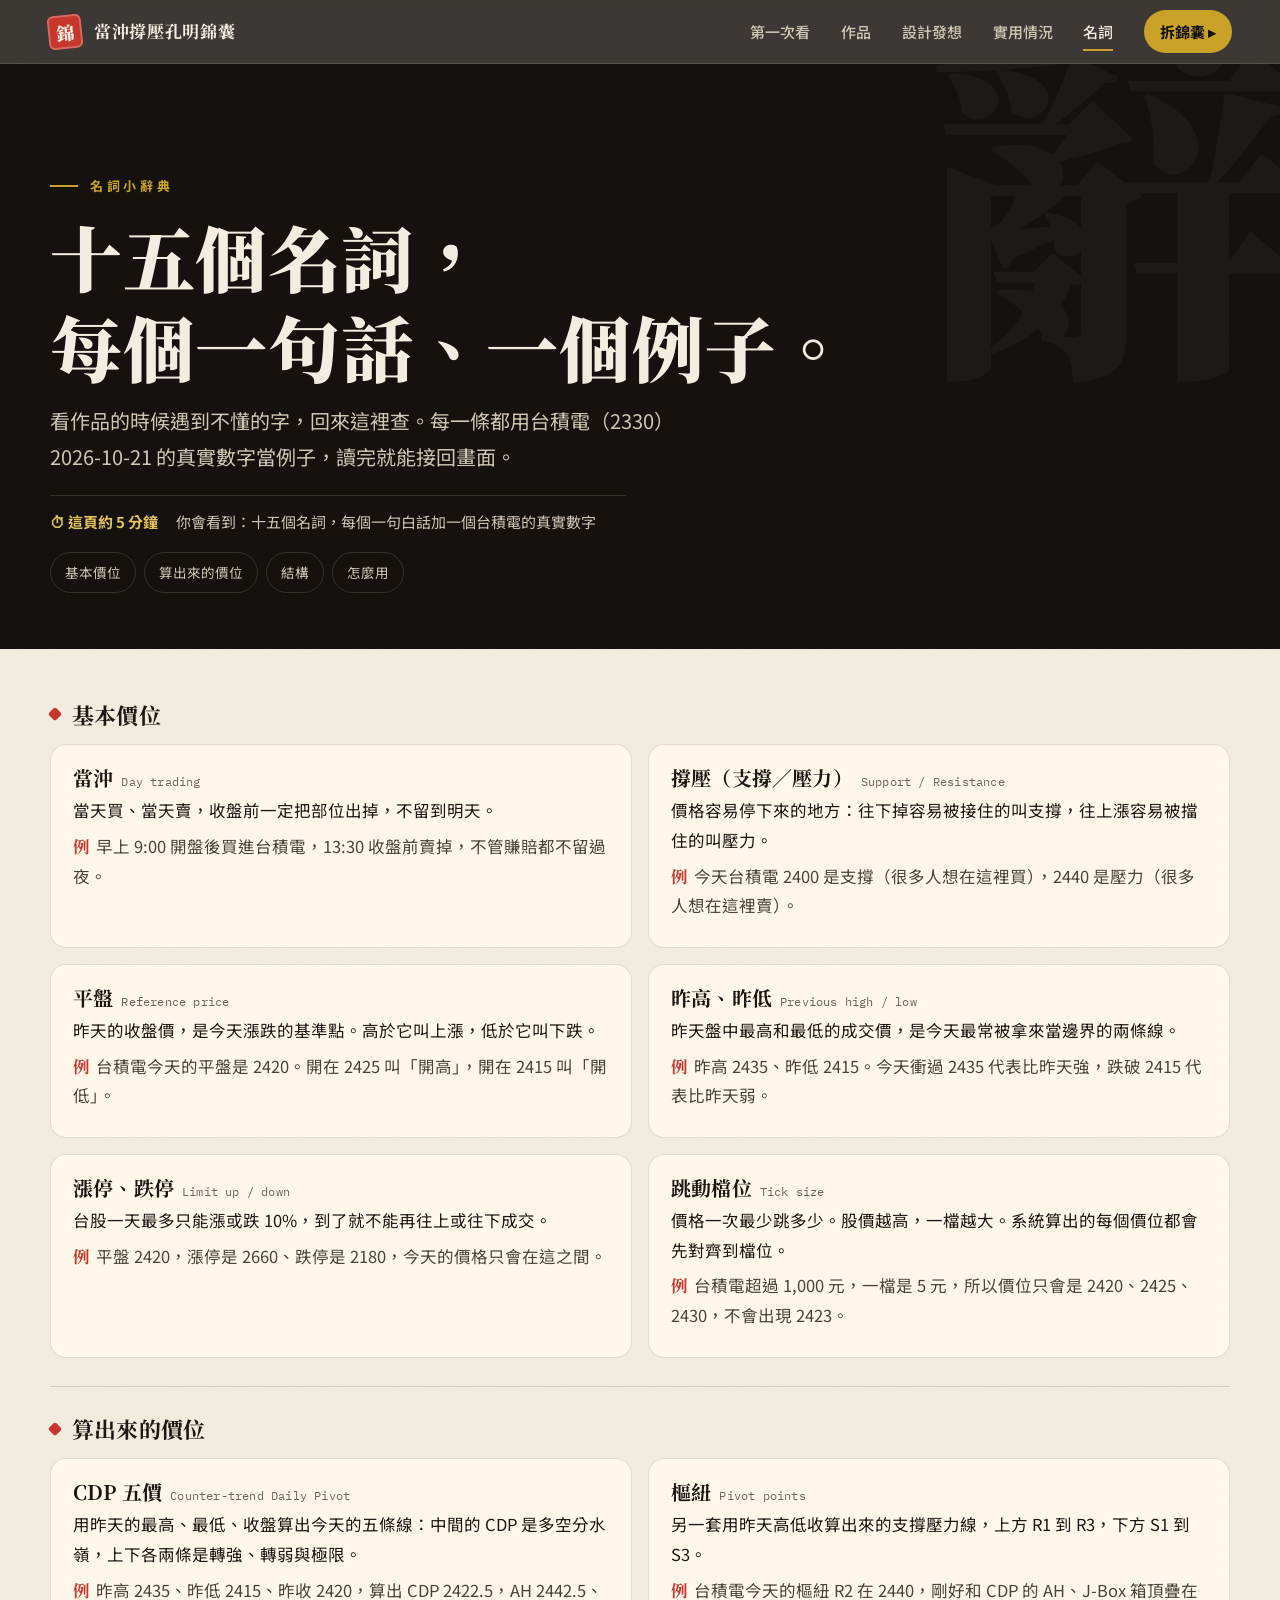
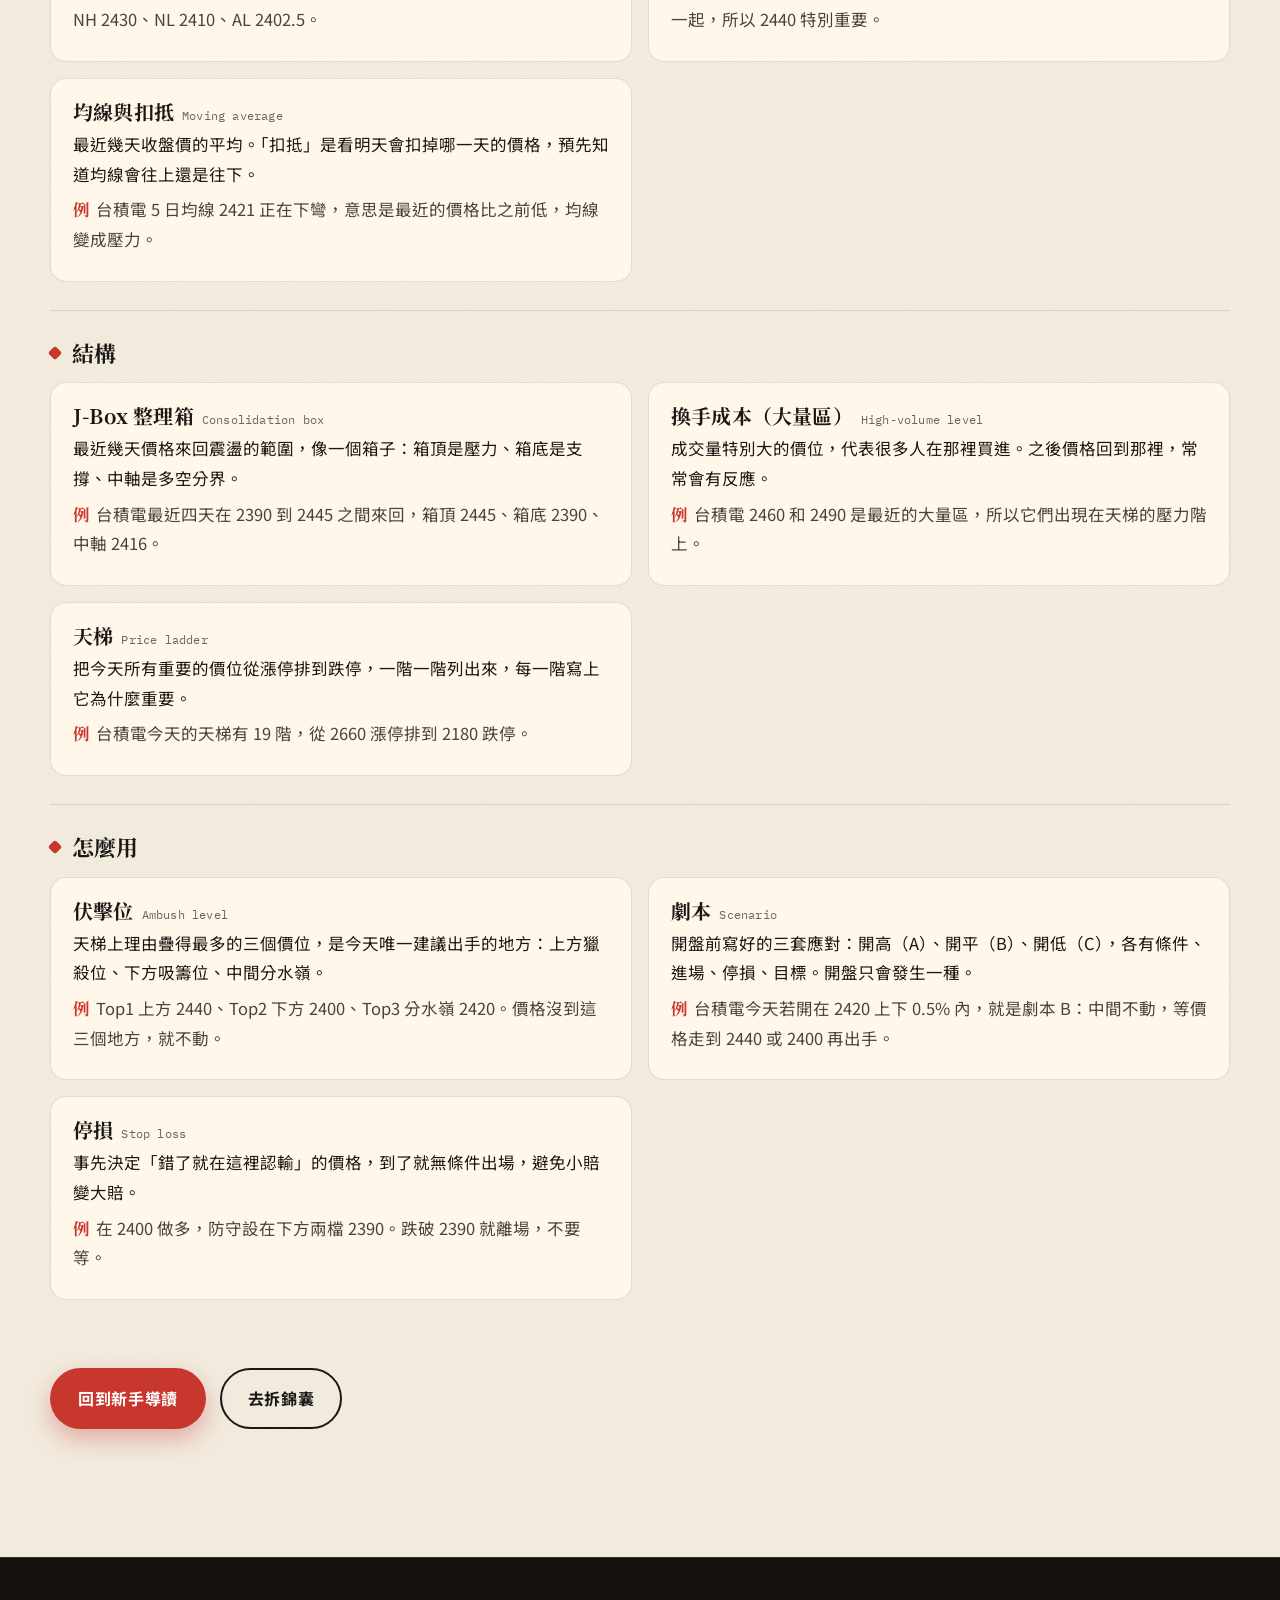
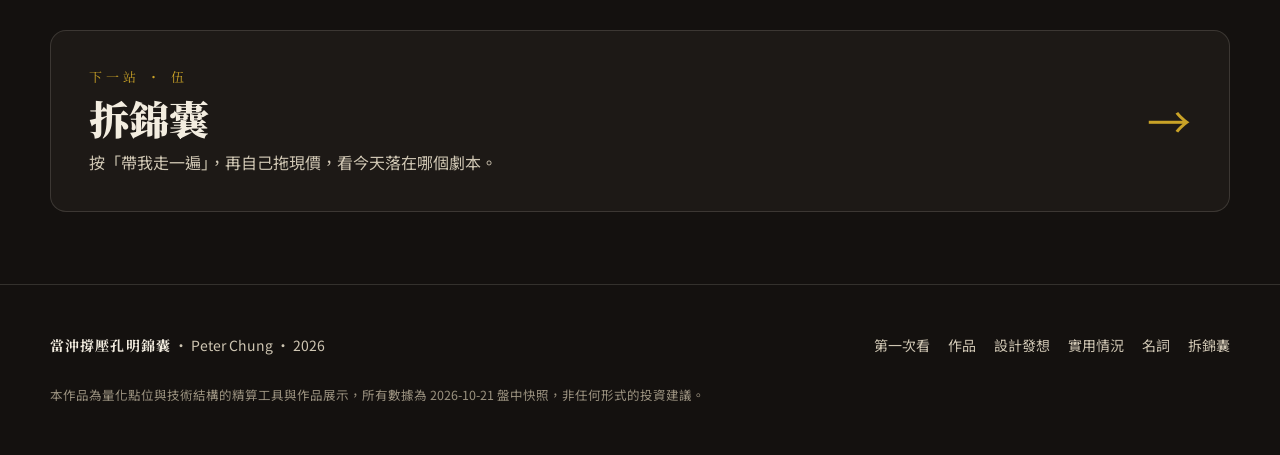
<file: glossary.html>
<!doctype html>
<html lang="zh-Hant">
<head>
  <meta charset="utf-8">
  <meta name="viewport" content="width=device-width, initial-scale=1">
  <title>名詞小辭典｜當沖撐壓孔明錦囊</title>
  <meta name="description" content="十五個名詞，每個一句白話加一個台積電的真實數字：當沖、撐壓、平盤、CDP 五價、樞紐、均線扣抵、J-Box、天梯、伏擊位、劇本、停損。">
  <meta property="og:type" content="website">
  <meta property="og:title" content="名詞小辭典｜當沖撐壓孔明錦囊">
  <meta property="og:description" content="十五個名詞，每個一句白話加一個真實數字。">
  <meta property="og:image" content="https://jszhongisbest.github.io/kongming-pouch/assets/img/og.png">
  <meta name="twitter:card" content="summary_large_image">
  <meta name="theme-color" content="#14110f">
  <link rel="icon" href="favicon.svg" type="image/svg+xml">
  <link rel="preconnect" href="https://fonts.googleapis.com">
  <link rel="preconnect" href="https://fonts.gstatic.com" crossorigin>
  <link href="https://fonts.googleapis.com/css2?family=Noto+Serif+TC:wght@700;900&family=Noto+Sans+TC:wght@400;500;700&family=IBM+Plex+Mono:wght@400;500;600&display=swap" rel="stylesheet">
  <link rel="stylesheet" href="assets/css/style.css?v=20261022">
</head>
<body data-page="glossary">
<header class="nav">
  <a class="nav__brand" href="index.html"><span class="nav__seal">錦</span><span class="nav__name">當沖撐壓孔明錦囊</span></a>
  <nav class="nav__links" id="navLinks" aria-label="主選單">
    <a href="guide.html" data-nav="guide">第一次看</a>
    <a href="work.html" data-nav="work">作品</a>
    <a href="concept.html" data-nav="concept">設計發想</a>
    <a href="usage.html" data-nav="usage">實用情況</a>
    <a href="glossary.html" data-nav="glossary">名詞</a>
    <a href="play.html" data-nav="play" class="nav__cta">拆錦囊 ▸</a>
  </nav>
  <button class="nav__burger" id="navBurger" aria-label="開啟選單" aria-expanded="false" aria-controls="navLinks"><span></span><span></span><span></span></button>
</header>
<div class="nav-spacer"></div>

<main>
  <section class="page-head sec--ink">
    <span class="bg-glyph" aria-hidden="true">辭</span>
    <div class="wrap">
      <p class="eyebrow">名詞小辭典</p>
      <h1>十五個名詞，<br>每個一句話、一個例子。</h1>
      <p class="lede">看作品的時候遇到不懂的字，回來這裡查。每一條都用台積電（2330）2026-10-21 的真實數字當例子，讀完就能接回畫面。</p>
      <p class="readstrip" data-readstrip></p>
      <nav class="gl-cats" aria-label="分類">
        <a href="#cat-基本">基本價位</a>
        <a href="#cat-計算">算出來的價位</a>
        <a href="#cat-結構">結構</a>
        <a href="#cat-怎麼用">怎麼用</a>
      </nav>
    </div>
  </section>

  <section class="sec sec--paper paper-tex" style="padding-top:24px">
    <div class="wrap" id="glossaryList"></div>
    <div class="wrap" style="margin-top:40px;display:flex;gap:14px;flex-wrap:wrap">
      <a class="btn btn--cinnabar" href="guide.html">回到新手導讀</a>
      <a class="btn btn--ghost" href="play.html">去拆錦囊</a>
    </div>
  </section>
  <section class="next-slot" data-next></section>
</main>

<footer class="footer">
  <div class="wrap">
    <div><b>當沖撐壓孔明錦囊</b> ・ Peter Chung ・ 2026</div>
    <nav><a href="guide.html">第一次看</a><a href="work.html">作品</a><a href="concept.html">設計發想</a><a href="usage.html">實用情況</a><a href="glossary.html">名詞</a><a href="play.html">拆錦囊</a></nav>
    <p class="disclaimer">本作品為量化點位與技術結構的精算工具與作品展示，所有數據為 2026-10-21 盤中快照，非任何形式的投資建議。</p>
  </div>
</footer>

<script src="assets/data/ladders.js?v=20261022"></script>
<script src="assets/js/main.js?v=20261022"></script>
<script src="assets/js/terms.js?v=20261022"></script>
</body>
</html>
</file>
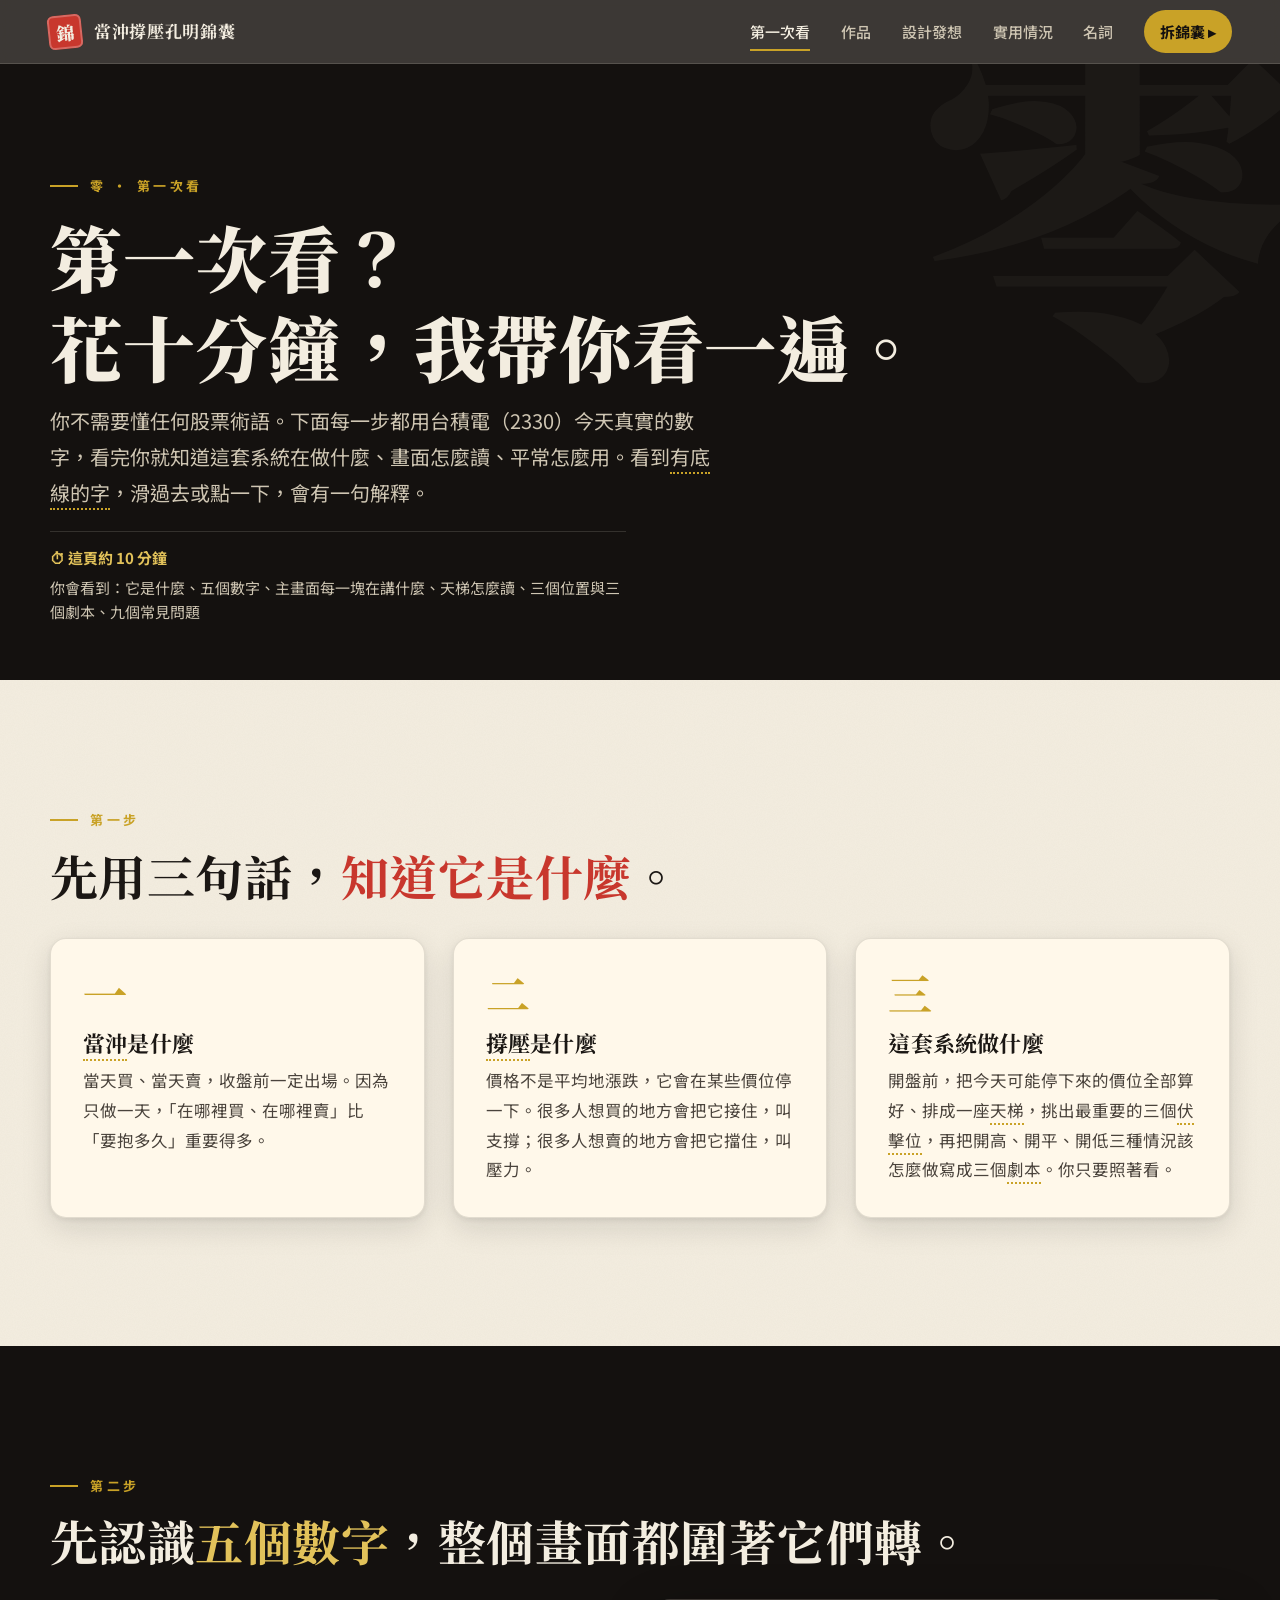
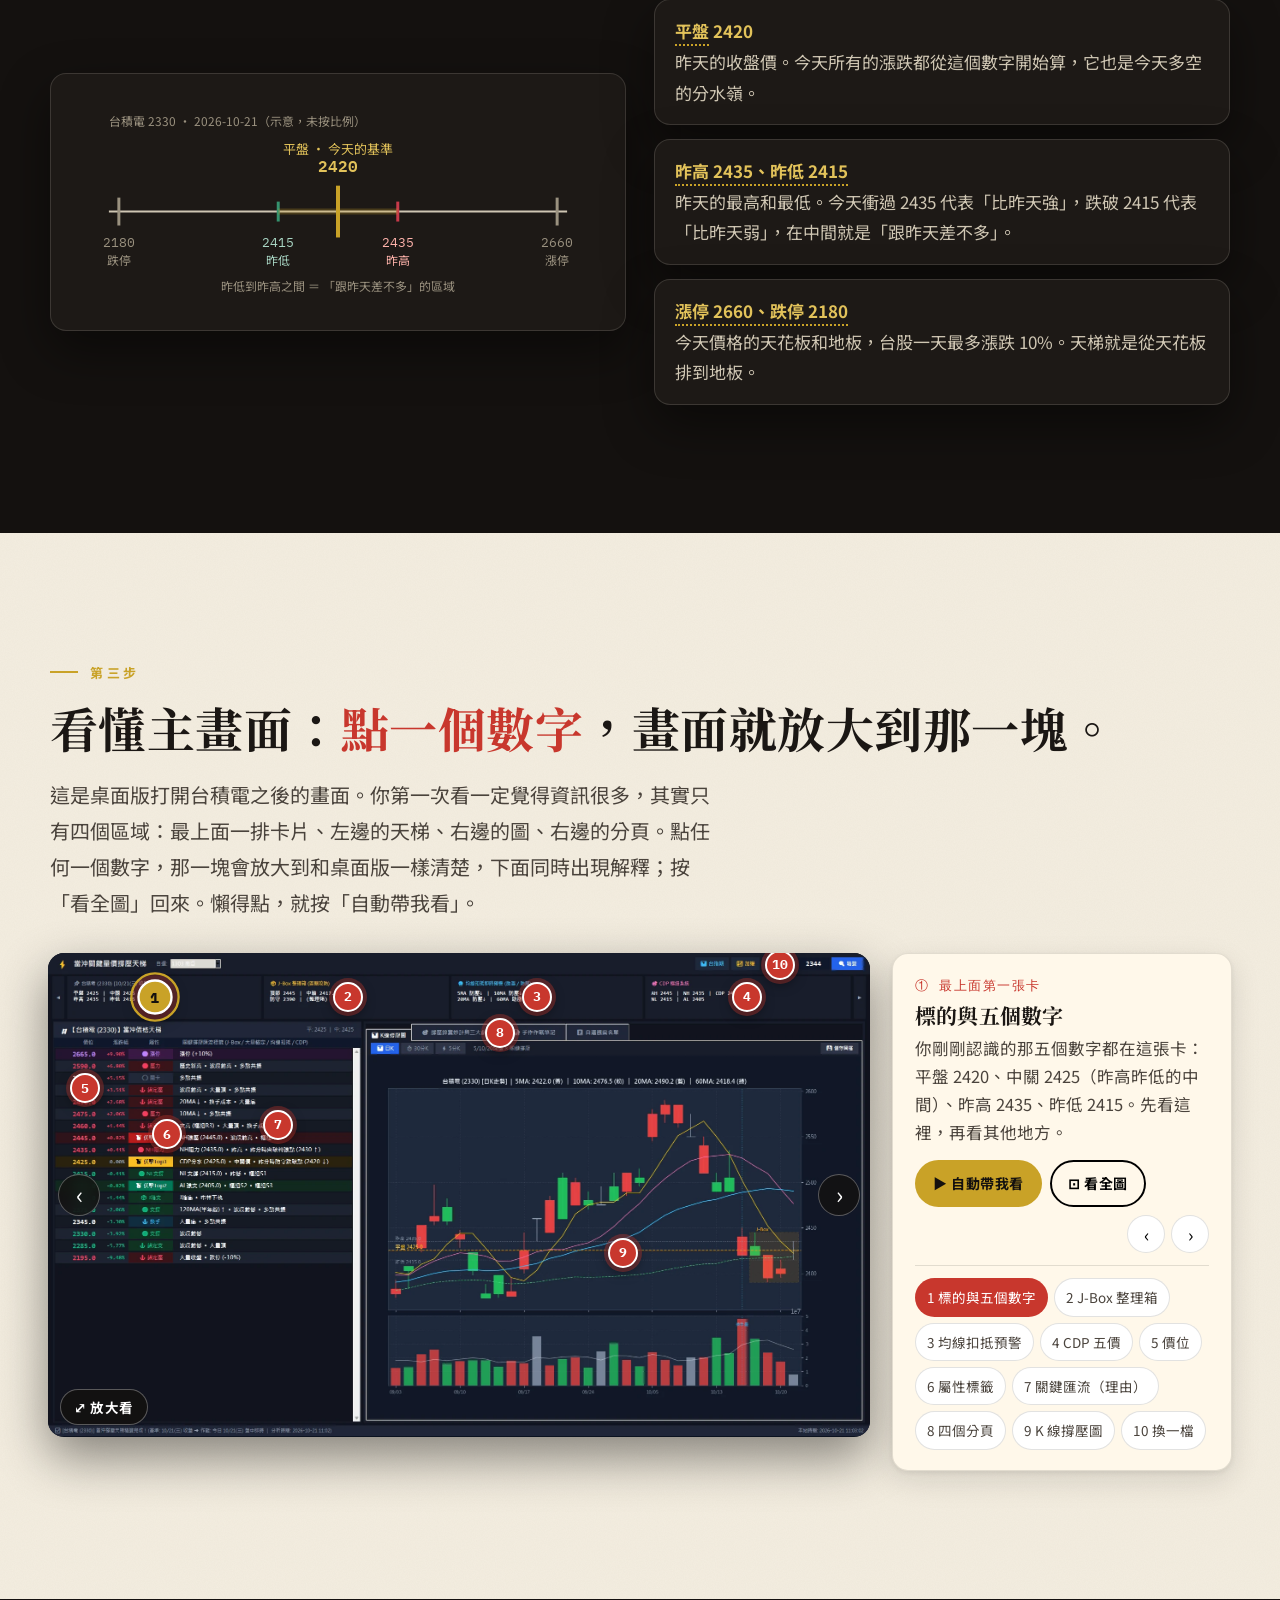
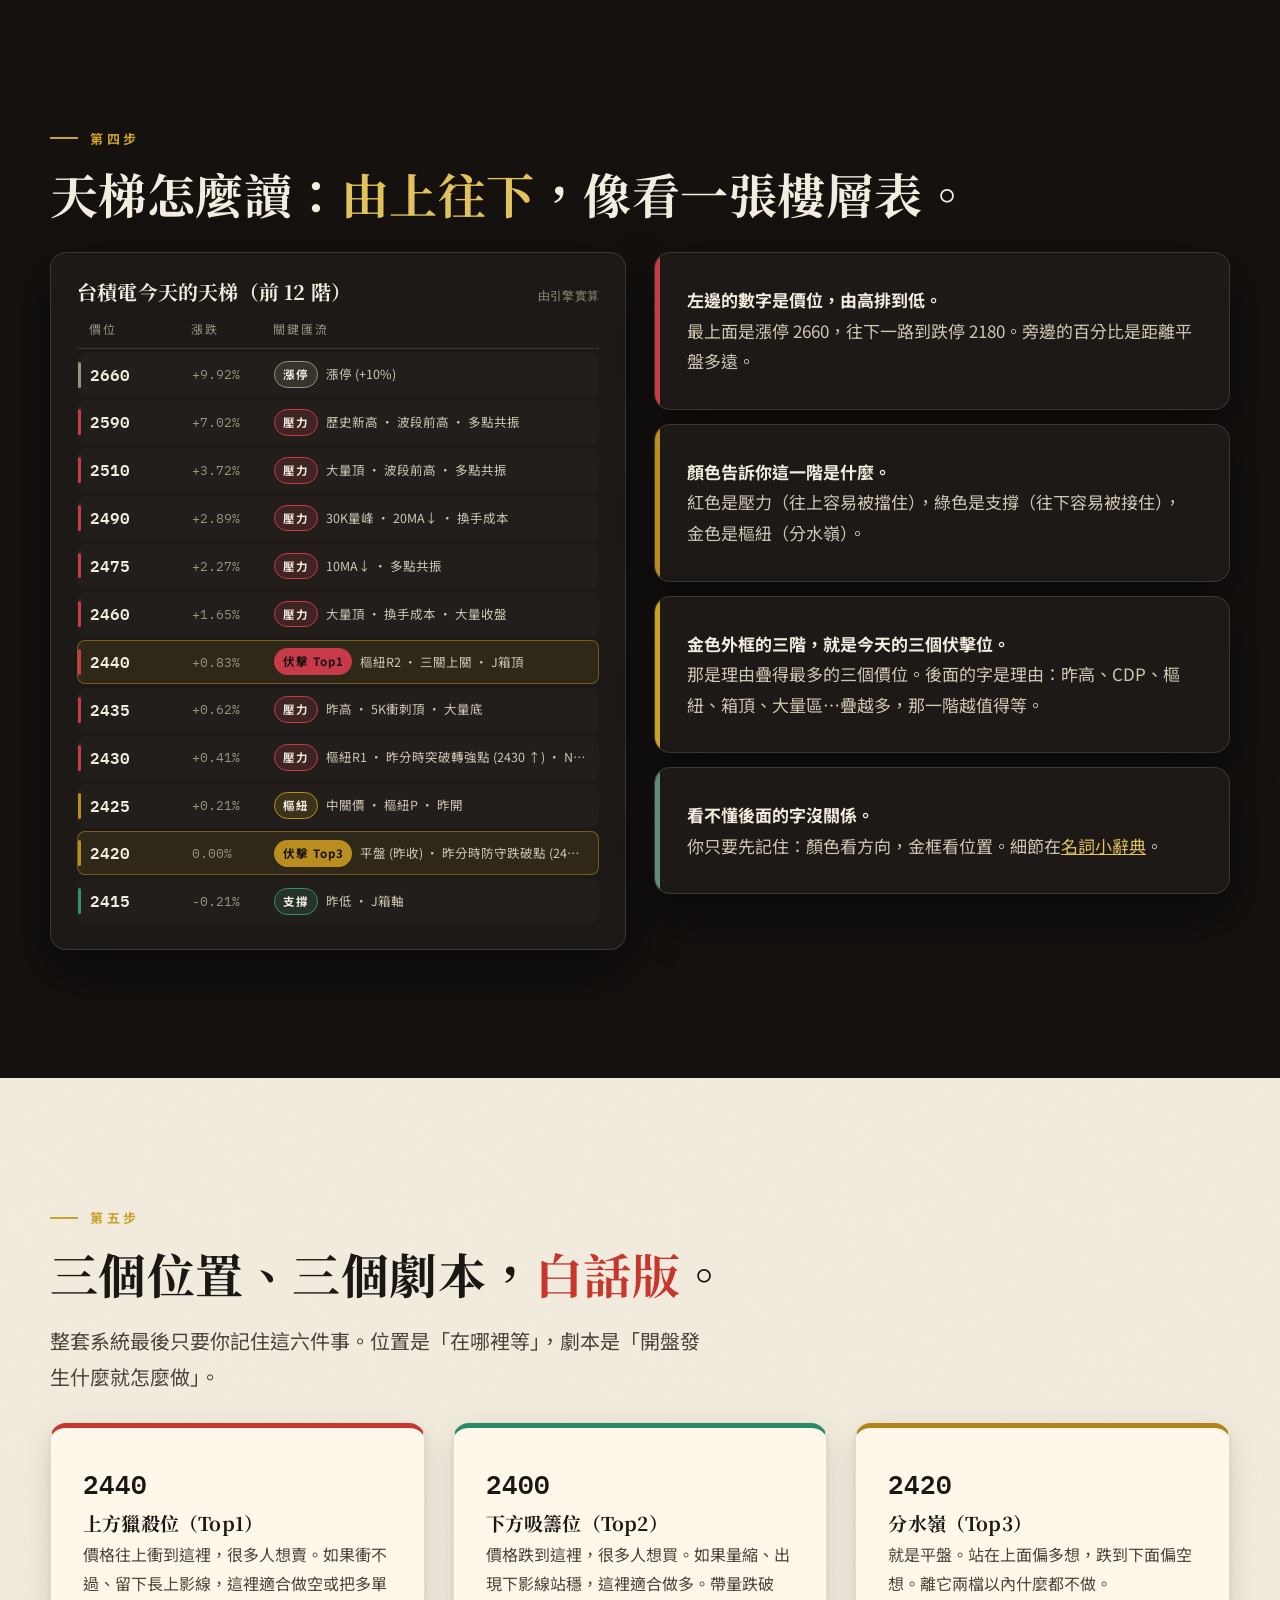
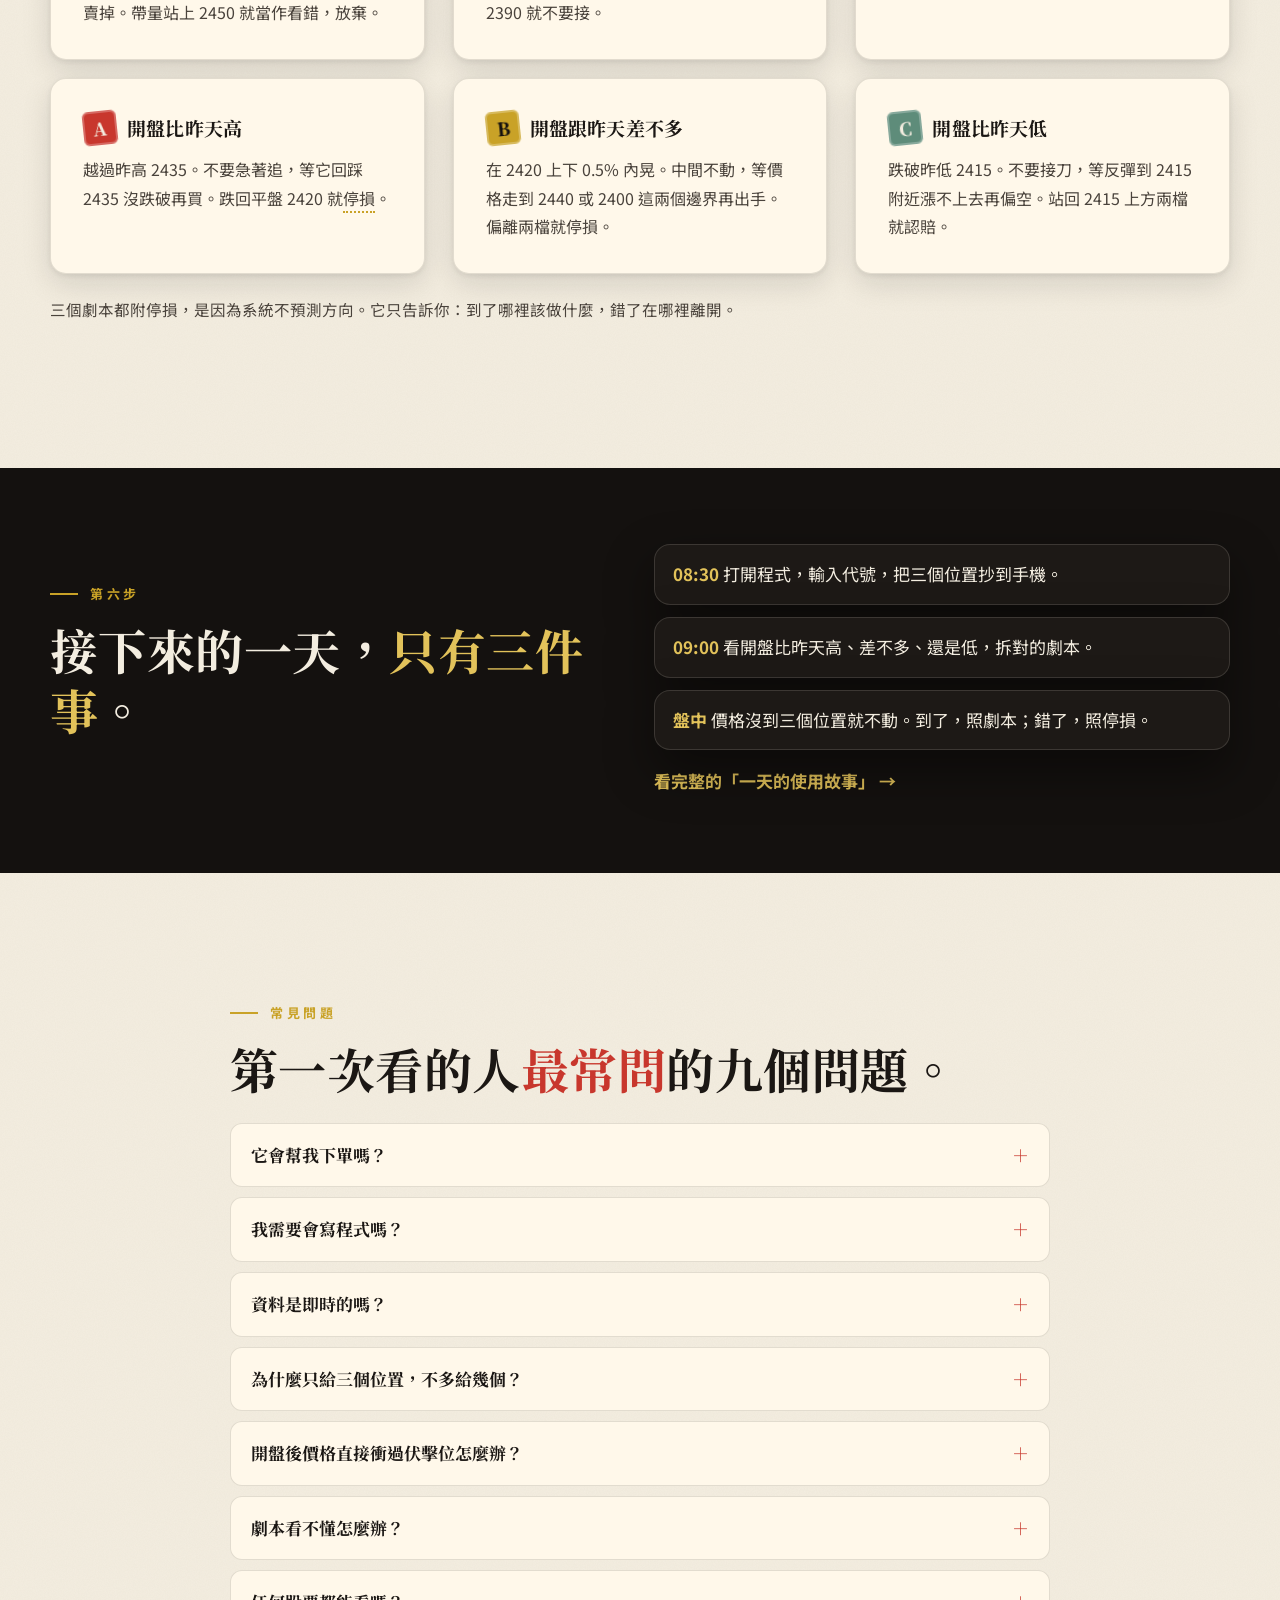
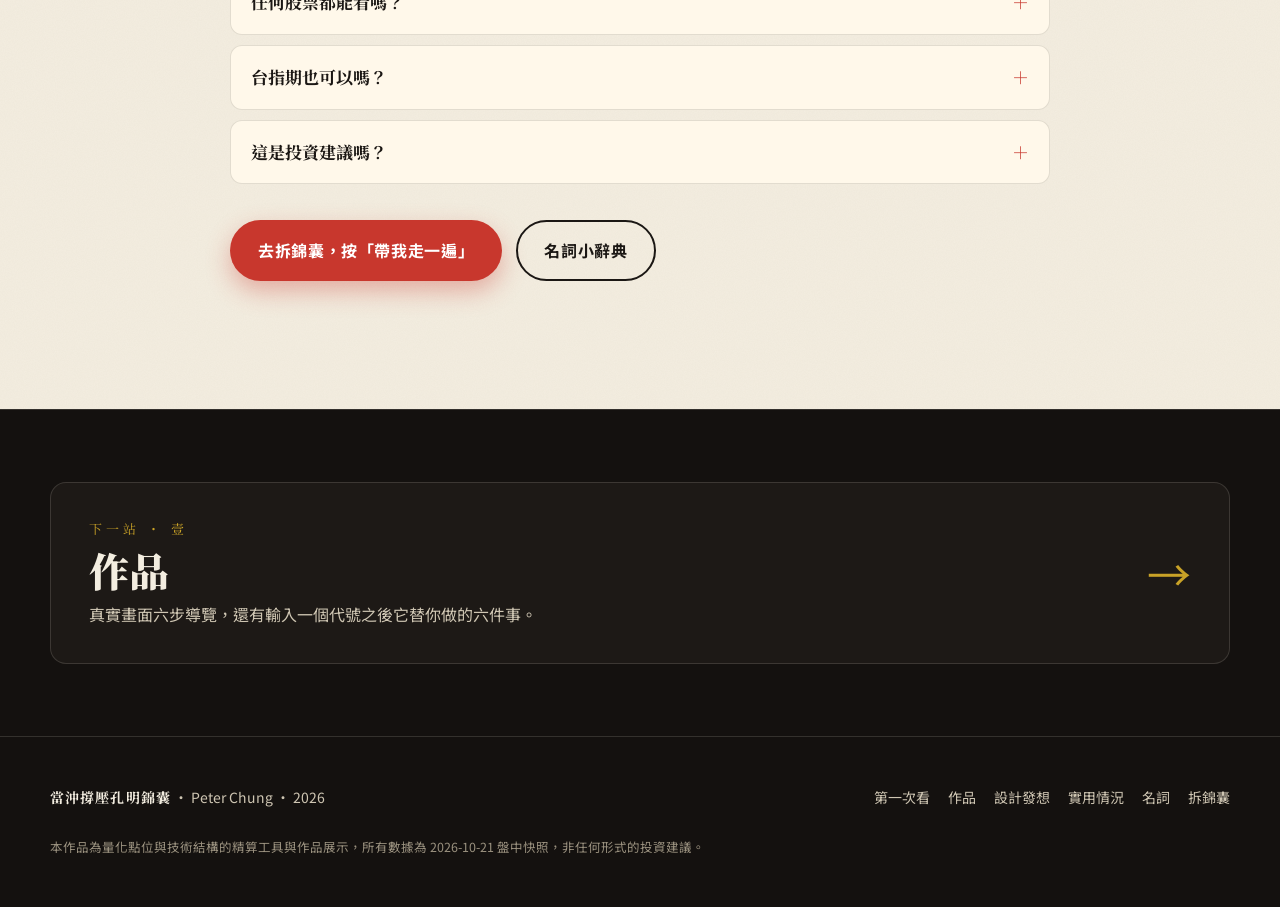
<file: guide.html>
<!doctype html>
<html lang="zh-Hant">
<head>
  <meta charset="utf-8">
  <meta name="viewport" content="width=device-width, initial-scale=1">
  <title>第一次看｜當沖撐壓孔明錦囊</title>
  <meta name="description" content="第一次看這個作品？花十分鐘，用台積電今天的真實數字，從零帶你看懂：這是什麼、畫面怎麼讀、三個位置和三個劇本是什麼意思、平常怎麼用。">
  <meta property="og:type" content="website">
  <meta property="og:title" content="第一次看｜當沖撐壓孔明錦囊">
  <meta property="og:description" content="花十分鐘，從零帶你看懂這個作品。">
  <meta property="og:image" content="https://jszhongisbest.github.io/kongming-pouch/assets/img/og.png">
  <meta name="twitter:card" content="summary_large_image">
  <meta name="theme-color" content="#14110f">
  <link rel="icon" href="favicon.svg" type="image/svg+xml">
  <link rel="preconnect" href="https://fonts.googleapis.com">
  <link rel="preconnect" href="https://fonts.gstatic.com" crossorigin>
  <link href="https://fonts.googleapis.com/css2?family=Noto+Serif+TC:wght@700;900&family=Noto+Sans+TC:wght@400;500;700&family=IBM+Plex+Mono:wght@400;500;600&display=swap" rel="stylesheet">
  <link rel="stylesheet" href="assets/css/style.css?v=20261022">
</head>
<body data-page="guide">
<header class="nav">
  <a class="nav__brand" href="index.html"><span class="nav__seal">錦</span><span class="nav__name">當沖撐壓孔明錦囊</span></a>
  <nav class="nav__links" id="navLinks" aria-label="主選單">
    <a href="guide.html" data-nav="guide">第一次看</a>
    <a href="work.html" data-nav="work">作品</a>
    <a href="concept.html" data-nav="concept">設計發想</a>
    <a href="usage.html" data-nav="usage">實用情況</a>
    <a href="glossary.html" data-nav="glossary">名詞</a>
    <a href="play.html" data-nav="play" class="nav__cta">拆錦囊 ▸</a>
  </nav>
  <button class="nav__burger" id="navBurger" aria-label="開啟選單" aria-expanded="false" aria-controls="navLinks"><span></span><span></span><span></span></button>
</header>
<div class="nav-spacer"></div>

<main>
  <section class="page-head sec--ink">
    <span class="bg-glyph" aria-hidden="true">零</span>
    <div class="wrap">
      <p class="eyebrow">零 ・ 第一次看</p>
      <h1>第一次看？<br>花十分鐘，我帶你看一遍。</h1>
      <p class="lede">你不需要懂任何股票術語。下面每一步都用台積電（2330）今天真實的數字，看完你就知道這套系統在做什麼、畫面怎麼讀、平常怎麼用。看到<span class="term" data-term="sr">有底線的字</span>，滑過去或點一下，會有一句解釋。</p>
      <p class="readstrip" data-readstrip></p>
    </div>
  </section>

  <!-- 這是什麼 -->
  <section class="sec sec--paper paper-tex">
    <div class="wrap">
      <p class="eyebrow reveal">第一步</p>
      <h2 class="sec-title reveal">先用三句話，<em>知道它是什麼</em>。</h2>
      <div class="grid grid--3" style="margin-top:32px">
        <div class="card feature reveal" data-delay="1">
          <span class="feature__num">一</span>
          <h3><span class="term" data-term="daytrade">當沖</span>是什麼</h3>
          <p>當天買、當天賣，收盤前一定出場。因為只做一天，「在哪裡買、在哪裡賣」比「要抱多久」重要得多。</p>
        </div>
        <div class="card feature reveal" data-delay="2">
          <span class="feature__num">二</span>
          <h3><span class="term" data-term="sr">撐壓</span>是什麼</h3>
          <p>價格不是平均地漲跌，它會在某些價位停一下。很多人想買的地方會把它接住，叫支撐；很多人想賣的地方會把它擋住，叫壓力。</p>
        </div>
        <div class="card feature reveal" data-delay="3">
          <span class="feature__num">三</span>
          <h3>這套系統做什麼</h3>
          <p>開盤前，把今天可能停下來的價位全部算好、排成一座<span class="term" data-term="ladder">天梯</span>，挑出最重要的三個<span class="term" data-term="ambush">伏擊位</span>，再把開高、開平、開低三種情況該怎麼做寫成三個<span class="term" data-term="scenario">劇本</span>。你只要照著看。</p>
        </div>
      </div>
    </div>
  </section>

  <!-- 五個數字 -->
  <section class="sec sec--ink">
    <div class="wrap">
      <p class="eyebrow reveal">第二步</p>
      <h2 class="sec-title reveal">先認識<em>五個數字</em>，整個畫面都圍著它們轉。</h2>
      <div class="grid grid--2 reveal" data-delay="1" style="margin-top:28px;align-items:center">
        <figure class="figure figure--card">
          <svg class="ruler" viewBox="0 0 520 200" role="img" aria-label="台積電今天的五個關鍵價位：跌停 2180、昨低 2415、平盤 2420、昨高 2435、漲停 2660">
            <line x1="30" y1="110" x2="490" y2="110" stroke="#cfc6b3" stroke-width="2"/>
            <g font-family="IBM Plex Mono, monospace" font-size="13" text-anchor="middle">
              <line x1="40" y1="96" x2="40" y2="124" stroke="#9a917f" stroke-width="3"/><text x="40" y="146" fill="#9a917f">2180</text><text x="40" y="164" fill="#9a917f" font-family="Noto Sans TC" font-size="12">跌停</text>
              <line x1="200" y1="100" x2="200" y2="120" stroke="#35926e" stroke-width="3"/><text x="200" y="146" fill="#a9d6c4">2415</text><text x="200" y="164" fill="#a9d6c4" font-family="Noto Sans TC" font-size="12">昨低</text>
              <line x1="260" y1="84" x2="260" y2="136" stroke="#c9a227" stroke-width="4"/><text x="260" y="70" fill="#e2c25a" font-weight="600" font-size="16">2420</text><text x="260" y="52" fill="#e2c25a" font-family="Noto Sans TC" font-size="13">平盤 ・ 今天的基準</text>
              <line x1="320" y1="100" x2="320" y2="120" stroke="#c73a4a" stroke-width="3"/><text x="320" y="146" fill="#ffb3ab">2435</text><text x="320" y="164" fill="#ffb3ab" font-family="Noto Sans TC" font-size="12">昨高</text>
              <line x1="480" y1="96" x2="480" y2="124" stroke="#9a917f" stroke-width="3"/><text x="480" y="146" fill="#9a917f">2660</text><text x="480" y="164" fill="#9a917f" font-family="Noto Sans TC" font-size="12">漲停</text>
            </g>
            <text x="30" y="24" font-family="Noto Sans TC, sans-serif" font-size="12" fill="#9a917f">台積電 2330 ・ 2026-10-21（示意，未按比例）</text>
            <path d="M200 110 L320 110" stroke="#c9a227" stroke-width="6" opacity=".25"/>
            <text x="260" y="190" font-family="Noto Sans TC, sans-serif" font-size="12" fill="#9a917f" text-anchor="middle">昨低到昨高之間 ＝ 「跟昨天差不多」的區域</text>
          </svg>
        </figure>
        <div style="display:flex;flex-direction:column;gap:14px">
          <div class="card" style="padding:16px 20px"><b style="color:var(--gold-2)"><span class="term" data-term="ref">平盤</span> 2420</b><br><span class="muted">昨天的收盤價。今天所有的漲跌都從這個數字開始算，它也是今天多空的分水嶺。</span></div>
          <div class="card" style="padding:16px 20px"><b style="color:var(--gold-2)"><span class="term" data-term="yhyl">昨高 2435、昨低 2415</span></b><br><span class="muted">昨天的最高和最低。今天衝過 2435 代表「比昨天強」，跌破 2415 代表「比昨天弱」，在中間就是「跟昨天差不多」。</span></div>
          <div class="card" style="padding:16px 20px"><b style="color:var(--gold-2)"><span class="term" data-term="limit">漲停 2660、跌停 2180</span></b><br><span class="muted">今天價格的天花板和地板，台股一天最多漲跌 10%。天梯就是從天花板排到地板。</span></div>
        </div>
      </div>
    </div>
  </section>

  <!-- 看懂主畫面 -->
  <section class="sec sec--paper paper-tex">
    <div class="wrap">
      <p class="eyebrow reveal">第三步</p>
      <h2 class="sec-title reveal">看懂主畫面：<em>點一個數字</em>，畫面就放大到那一塊。</h2>
      <p class="lede reveal" data-delay="1">這是桌面版打開台積電之後的畫面。你第一次看一定覺得資訊很多，其實只有四個區域：最上面一排卡片、左邊的天梯、右邊的圖、右邊的分頁。點任何一個數字，那一塊會放大到和桌面版一樣清楚，下面同時出現解釋；按「看全圖」回來。懶得點，就按「自動帶我看」。</p>
    </div>
    <div class="hotmap wrap--wide reveal" data-delay="1" style="margin-top:32px" id="hotmap">
      <div class="zstage" id="hotStage" tabindex="0" aria-label="桌面版主畫面，可放大與拖曳">
          <div class="zstage__cam">
            <img src="assets/img/shot_01_main_2330.webp" alt="桌面版主畫面：上方四張決策卡，左側價格天梯，右側 K 線撐壓圖與分頁" width="1920" height="1129">
            <button type="button" class="hot" style="left:13%;top:9%" data-i="0" aria-label="熱點 1">1</button>
            <button type="button" class="hot" style="left:36.5%;top:9%" data-i="1" aria-label="熱點 2">2</button>
            <button type="button" class="hot" style="left:59.5%;top:9%" data-i="2" aria-label="熱點 3">3</button>
            <button type="button" class="hot" style="left:85%;top:9%" data-i="3" aria-label="熱點 4">4</button>
            <button type="button" class="hot" style="left:4.5%;top:28%" data-i="4" aria-label="熱點 5">5</button>
            <button type="button" class="hot" style="left:14.5%;top:37.5%" data-i="5" aria-label="熱點 6">6</button>
            <button type="button" class="hot" style="left:28%;top:35.5%" data-i="6" aria-label="熱點 7">7</button>
            <button type="button" class="hot" style="left:55%;top:16.5%" data-i="7" aria-label="熱點 8">8</button>
            <button type="button" class="hot" style="left:70%;top:62%" data-i="8" aria-label="熱點 9">9</button>
            <button type="button" class="hot" style="left:89%;top:2.4%" data-i="9" aria-label="熱點 10">10</button>
          </div>
      </div>
      <div class="hotmap__panel" aria-live="polite">
          <div>
            <div class="k" id="hotK">① 最上面第一張卡</div>
            <h3 id="hotT">標的與五個數字</h3>
            <p id="hotP">你剛剛認識的那五個數字都在這張卡：平盤 2420、中關 2425（昨高昨低的中間）、昨高 2435、昨低 2415。先看這裡，再看其他地方。</p>
          </div>
          <div>
            <div class="hotmap__ctrl">
              <button type="button" class="btn btn--gold btn--sm" id="hotAuto">▶ 自動帶我看</button>
              <button type="button" class="btn btn--ghost btn--sm" id="hotFit">⊡ 看全圖</button>
              <span class="hotmap__nav"><button type="button" id="hotPrev" aria-label="上一個">‹</button><button type="button" id="hotNext" aria-label="下一個">›</button></span>
            </div>
            <div class="hotmap__list" id="hotList"></div>
            <p class="hotmap__done" id="hotDone" hidden>十塊都看完了。接下來去<a href="play.html">拆錦囊，按「帶我走一遍」 ▸</a></p>
          </div>
      </div>
    </div>
  </section>

  <!-- 天梯怎麼讀 -->
  <section class="sec sec--ink">
    <div class="wrap">
      <p class="eyebrow reveal">第四步</p>
      <h2 class="sec-title reveal">天梯怎麼讀：<em>由上往下</em>，像看一張樓層表。</h2>
      <div class="grid grid--2 reveal" data-delay="1" style="margin-top:28px;align-items:start">
        <div class="panel">
          <h3>台積電今天的天梯（前 12 階）<span>由引擎實算</span></h3>
          <div class="ladder" data-ladder="2330" data-limit="12" data-max-tags="3"></div>
        </div>
        <div style="display:flex;flex-direction:column;gap:14px">
          <div class="card card--accent" style="--accent:var(--d-res)"><b>左邊的數字是價位，由高排到低。</b><br><span class="muted">最上面是漲停 2660，往下一路到跌停 2180。旁邊的百分比是距離平盤多遠。</span></div>
          <div class="card card--accent" style="--accent:var(--d-piv)"><b>顏色告訴你這一階是什麼。</b><br><span class="muted">紅色是壓力（往上容易被擋住），綠色是支撐（往下容易被接住），金色是樞紐（分水嶺）。</span></div>
          <div class="card card--accent" style="--accent:var(--gold)"><b>金色外框的三階，就是今天的三個伏擊位。</b><br><span class="muted">那是理由疊得最多的三個價位。後面的字是理由：昨高、CDP、樞紐、箱頂、大量區…疊越多，那一階越值得等。</span></div>
          <div class="card card--accent" style="--accent:var(--celadon)"><b>看不懂後面的字沒關係。</b><br><span class="muted">你只要先記住：顏色看方向，金框看位置。細節在<a href="glossary.html" style="color:var(--gold-2);text-decoration:underline">名詞小辭典</a>。</span></div>
        </div>
      </div>
    </div>
  </section>

  <!-- 三個位置、三個劇本 -->
  <section class="sec sec--paper paper-tex">
    <div class="wrap">
      <p class="eyebrow reveal">第五步</p>
      <h2 class="sec-title reveal">三個位置、三個劇本，<em>白話版</em>。</h2>
      <p class="lede reveal" data-delay="1">整套系統最後只要你記住這六件事。位置是「在哪裡等」，劇本是「開盤發生什麼就怎麼做」。</p>
      <div class="grid grid--3" style="margin-top:28px">
        <div class="card reveal" data-delay="1" style="border-top:5px solid var(--dl-res)"><div class="mono" style="font-size:26px;font-weight:600">2440</div><h3 style="font-size:19px;margin:4px 0 6px">上方獵殺位（Top1）</h3><p class="muted" style="margin:0;font-size:16px">價格往上衝到這裡，很多人想賣。如果衝不過、留下長上影線，這裡適合做空或把多單賣掉。帶量站上 2450 就當作看錯，放棄。</p></div>
        <div class="card reveal" data-delay="2" style="border-top:5px solid var(--dl-sup)"><div class="mono" style="font-size:26px;font-weight:600">2400</div><h3 style="font-size:19px;margin:4px 0 6px">下方吸籌位（Top2）</h3><p class="muted" style="margin:0;font-size:16px">價格跌到這裡，很多人想買。如果量縮、出現下影線站穩，這裡適合做多。帶量跌破 2390 就不要接。</p></div>
        <div class="card reveal" data-delay="3" style="border-top:5px solid var(--dl-piv)"><div class="mono" style="font-size:26px;font-weight:600">2420</div><h3 style="font-size:19px;margin:4px 0 6px">分水嶺（Top3）</h3><p class="muted" style="margin:0;font-size:16px">就是平盤。站在上面偏多想，跌到下面偏空想。離它兩檔以內什麼都不做。</p></div>
      </div>
      <div class="grid grid--3" style="margin-top:18px">
        <div class="card reveal" data-delay="1"><div style="display:flex;align-items:center;gap:10px"><span class="nav__seal" style="background:var(--cinnabar)">A</span><h3 style="font-size:19px;margin:0">開盤比昨天高</h3></div><p class="muted" style="margin:10px 0 0;font-size:16px">越過昨高 2435。不要急著追，等它回踩 2435 沒跌破再買。跌回平盤 2420 就<span class="term" data-term="stop">停損</span>。</p></div>
        <div class="card reveal" data-delay="2"><div style="display:flex;align-items:center;gap:10px"><span class="nav__seal" style="background:var(--gold);color:var(--ink)">B</span><h3 style="font-size:19px;margin:0">開盤跟昨天差不多</h3></div><p class="muted" style="margin:10px 0 0;font-size:16px">在 2420 上下 0.5% 內晃。中間不動，等價格走到 2440 或 2400 這兩個邊界再出手。偏離兩檔就停損。</p></div>
        <div class="card reveal" data-delay="3"><div style="display:flex;align-items:center;gap:10px"><span class="nav__seal" style="background:var(--celadon)">C</span><h3 style="font-size:19px;margin:0">開盤比昨天低</h3></div><p class="muted" style="margin:10px 0 0;font-size:16px">跌破昨低 2415。不要接刀，等反彈到 2415 附近漲不上去再偏空。站回 2415 上方兩檔就認賠。</p></div>
      </div>
      <p class="muted reveal" style="margin-top:22px;font-size:15.5px">三個劇本都附停損，是因為系統不預測方向。它只告訴你：到了哪裡該做什麼，錯了在哪裡離開。</p>
    </div>
  </section>

  <!-- 接下來的一天 -->
  <section class="sec sec--ink sec--tight">
    <div class="wrap">
      <div class="grid grid--2" style="align-items:center">
        <div>
          <p class="eyebrow reveal">第六步</p>
          <h2 class="sec-title reveal">接下來的一天，<em>只有三件事</em>。</h2>
        </div>
        <div class="reveal" data-delay="1" style="display:flex;flex-direction:column;gap:12px">
          <div class="card" style="padding:14px 18px"><b style="color:var(--gold-2)">08:30</b> 打開程式，輸入代號，把三個位置抄到手機。</div>
          <div class="card" style="padding:14px 18px"><b style="color:var(--gold-2)">09:00</b> 看開盤比昨天高、差不多、還是低，拆對的劇本。</div>
          <div class="card" style="padding:14px 18px"><b style="color:var(--gold-2)">盤中</b> 價格沒到三個位置就不動。到了，照劇本；錯了，照停損。</div>
          <a href="usage.html#day" style="color:var(--gold-2);font-weight:700;margin-top:4px">看完整的「一天的使用故事」 →</a>
        </div>
      </div>
    </div>
  </section>

  <!-- FAQ -->
  <section class="sec sec--paper paper-tex">
    <div class="wrap wrap--narrow">
      <p class="eyebrow reveal">常見問題</p>
      <h2 class="sec-title reveal">第一次看的人<em>最常問</em>的九個問題。</h2>
      <div class="faq reveal" data-delay="1" style="margin-top:24px">
        <details><summary>它會幫我下單嗎？</summary><p>不會。它只負責開盤前的功課：算價位、挑位置、寫劇本。要不要出手、什麼時候出手，永遠是你自己按的。</p></details>
        <details><summary>我需要會寫程式嗎？</summary><p>不需要。打開桌面版、輸入一個代號、等幾秒，畫面就出來了。所有的計算都在背後完成。</p></details>
        <details><summary>資料是即時的嗎？</summary><p>行情來自證交所、期交所與 Yahoo 的公開資料，盤中會有數秒到數分鐘的延遲。它適合盤前規劃和盤中參考，不適合毫秒級的搶單。</p></details>
        <details><summary>為什麼只給三個位置，不多給幾個？</summary><p>刻意的。天梯上其實有十幾二十階，但給太多，盤中就會每一階都想做。只留三個理由疊得最多的，是為了逼自己等。</p></details>
        <details><summary>開盤後價格直接衝過伏擊位怎麼辦？</summary><p>那就是劇本 A 或 C 的情況：不追、不接刀，等它回來測試那條線的反應再決定。每個劇本都寫了這一步。</p></details>
        <details><summary>劇本看不懂怎麼辦？</summary><p>先只看三件事：條件（什麼情況算成立）、進場（到哪裡做什麼）、停損（錯了在哪裡離開）。其他欄位可以之後再懂。</p></details>
        <details><summary>任何股票都能看嗎？</summary><p>台股上市上櫃的個股都可以，輸入代號或名稱都行，內建兩千八百多檔的對照表。</p></details>
        <details><summary>台指期也可以嗎？</summary><p>可以，右上角有台指期、加權、櫃買三顆按鈕。期指的跳動檔位與資料來源不同，引擎會自動切換。</p></details>
        <details><summary>這是投資建議嗎？</summary><p>不是。它是量化點位與技術結構的計算工具，所有數字都是當天的快照。交易的決定與責任在你自己。</p></details>
      </div>
      <div class="reveal" style="margin-top:36px;display:flex;gap:14px;flex-wrap:wrap">
        <a class="btn btn--cinnabar" href="play.html">去拆錦囊，按「帶我走一遍」</a>
        <a class="btn btn--ghost" href="glossary.html">名詞小辭典</a>
      </div>
    </div>
  </section>
  <section class="next-slot" data-next></section>
</main>

<footer class="footer">
  <div class="wrap">
    <div><b>當沖撐壓孔明錦囊</b> ・ Peter Chung ・ 2026</div>
    <nav><a href="guide.html">第一次看</a><a href="work.html">作品</a><a href="concept.html">設計發想</a><a href="usage.html">實用情況</a><a href="glossary.html">名詞</a><a href="play.html">拆錦囊</a></nav>
    <p class="disclaimer">本作品為量化點位與技術結構的精算工具與作品展示，所有數據為 2026-10-21 盤中快照，非任何形式的投資建議。</p>
  </div>
</footer>

<script src="assets/data/ladders.js?v=20261022"></script>
<script src="assets/js/main.js?v=20261022"></script>
<script src="assets/js/terms.js?v=20261022"></script>
<script>
(function () {
  var HOTS = [
    ["① 最上面第一張卡", "標的與五個數字", "你剛剛認識的那五個數字都在這張卡：平盤 2420、中關 2425（昨高昨低的中間）、昨高 2435、昨低 2415。先看這裡，再看其他地方。", [0.5, 4.6, 24, 9.4]],
    ["② 第二張卡", "J-Box 整理箱", "最近幾天價格來回晃的範圍，像一個箱子：頂部 2445 是壓力、防守 2390 是支撐、中軸 2416 是分界。價格在箱子裡就是「還在整理」。", [24.5, 4.6, 24, 9.4]],
    ["③ 第三張卡", "均線扣抵預警", "5 日、10 日、20 日、60 日均線現在是往上還是往下。「防壓↓」代表這條均線在往下彎、會變成壓力；「助漲↑」代表往上、會變成支撐。", [48.5, 4.6, 24, 9.4]],
    ["④ 第四張卡", "CDP 五價", "用昨天的高、低、收算出今天的五條線。CDP 2422.5 是分水嶺，上面 NH 2430、AH 2442.5 是轉強與極限，下面 NL 2410、AL 2402.5 是轉弱與極限。", [72.5, 4.6, 27, 9.4]],
    ["⑤ 左邊第一欄", "價位", "天梯的樓層號碼，由高排到低。每一個數字都已經對齊到台積電的跳動檔位（5 元一檔），都是真的掛得出去的價格。", [0.5, 14, 13, 52]],
    ["⑥ 左邊第三欄", "屬性標籤", "這一階是什麼：壓力、支撐、中關、錨定壓、伏擊 Top1 到 Top3。看到「伏擊」就是今天要等的三個位置之一。", [0.5, 24, 21, 34]],
    ["⑦ 左邊最右欄", "關鍵匯流（理由）", "為什麼這一階重要。例如 2440 寫著「AH 強壓、波段前高、樞紐 R2」，代表三個不同的方法都指向同一個價位，所以它特別硬。", [11, 24, 27, 34]],
    ["⑧ 右邊的分頁", "四個分頁", "K 線撐壓圖、撐壓錦囊妙計與三大劇本、手作作戰筆記、自選觀察名單。第二頁是今天的劇本，第三頁是可以一鍵複製到手機的純文字版。", [38.6, 14, 45, 7]],
    ["⑨ 右邊的圖", "K 線撐壓圖", "最近的走勢，疊上均線（黃 5 日、粉 10 日、藍 20 日）、平盤線、昨高昨低線和 J-Box 框。上面三顆按鈕可以切日 K、30 分 K、5 分 K。", [38.6, 20, 60.8, 50]],
    ["⑩ 右上角", "換一檔", "台指期、加權、櫃買一鍵切換。右邊的輸入框可以打任何代號或名稱，例如 2313 或「華通」，按精算就重新跑一次。", [70, 0.3, 29.5, 5.5]]
  ];
  var N = HOTS.length, AUTO = 4500;
  var stageEl = document.getElementById("hotStage"), panel = document.getElementById("hotmap");
  var hots = stageEl.querySelectorAll(".hot"), K = document.getElementById("hotK"), T = document.getElementById("hotT"), P = document.getElementById("hotP");
  var list = document.getElementById("hotList"), autoBtn = document.getElementById("hotAuto"), fitBtn = document.getElementById("hotFit"), done = document.getElementById("hotDone");
  var cur = 0, auto = null;
  panel.style.setProperty("--auto-dur", AUTO + "ms");
  var zs = KM.zoomStage(stageEl, { onStep: function (d) { stopAuto(); go((cur + d + N) % N); } });

  function paint(i) {
    hots.forEach(function (h) { h.classList.toggle("is-on", +h.dataset.i === i); });
    list.querySelectorAll("button").forEach(function (b) { b.classList.toggle("is-on", +b.dataset.i === i); });
    K.textContent = HOTS[i][0]; T.textContent = HOTS[i][1]; P.textContent = HOTS[i][2];
    done.hidden = i !== N - 1;
    if (window.innerWidth <= 600) { var b = list.querySelector("button.is-on"); if (b) list.scrollTo({ left: Math.max(0, b.offsetLeft - 12), behavior: KM.reduceMotion ? "auto" : "smooth" }); }
  }
  function go(i) { cur = i; paint(i); zs.zoomTo(HOTS[i][3]); }
  function pick(i) { stopAuto(); if (i === cur && zs.state.zoomed) zs.fit(); else go(i); }
  function stopAuto() { if (auto) { clearInterval(auto); auto = null; } panel.classList.remove("is-auto"); autoBtn.textContent = "▶ 自動帶我看"; }
  function startAuto() {
    stopAuto(); panel.classList.add("is-auto"); autoBtn.textContent = "❚❚ 停一下";
    go(cur >= N - 1 ? 0 : (zs.state.zoomed ? cur : cur));
    auto = setInterval(function () { if (cur >= N - 1) { stopAuto(); return; } go(cur + 1); }, AUTO);
  }
  HOTS.forEach(function (h, i) { var b = document.createElement("button"); b.type = "button"; b.dataset.i = i; b.textContent = (i + 1) + " " + h[1]; b.addEventListener("click", function () { pick(i); }); list.appendChild(b); });
  hots.forEach(function (h) { h.addEventListener("click", function () { pick(+h.dataset.i); }); });
  autoBtn.addEventListener("click", function () { if (auto) stopAuto(); else startAuto(); });
  fitBtn.addEventListener("click", function () { stopAuto(); zs.fit(); });
  document.getElementById("hotPrev").addEventListener("click", function () { stopAuto(); go((cur - 1 + N) % N); });
  document.getElementById("hotNext").addEventListener("click", function () { stopAuto(); go((cur + 1) % N); });
  stageEl.addEventListener("keydown", function (e) {
    if (e.key === "ArrowRight") { e.preventDefault(); stopAuto(); go((cur + 1) % N); }
    if (e.key === "ArrowLeft") { e.preventDefault(); stopAuto(); go((cur - 1 + N) % N); }
  });
  stageEl.addEventListener("pointerdown", function () { if (auto) stopAuto(); });
  paint(0);
  if (window.matchMedia("(max-width: 760px)").matches) go(0);
})();
</script>
</body>
</html>
</file>
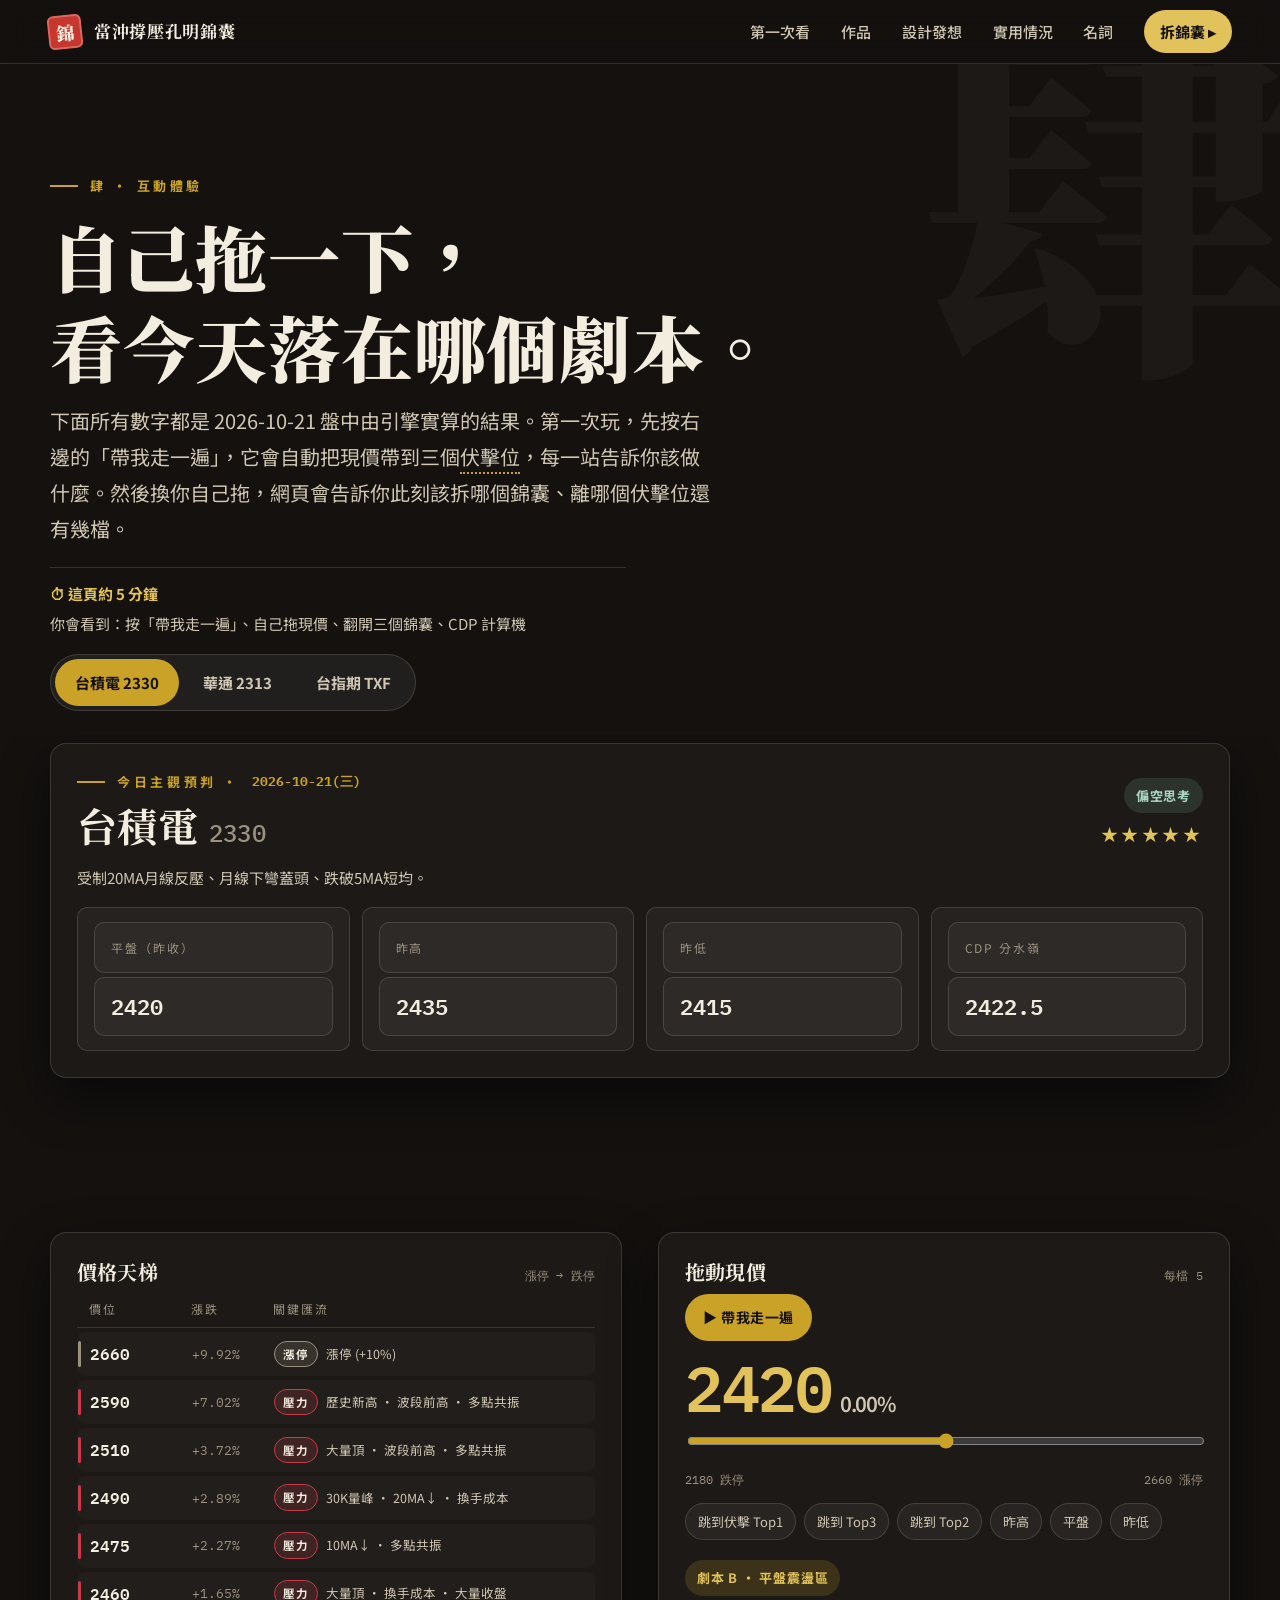
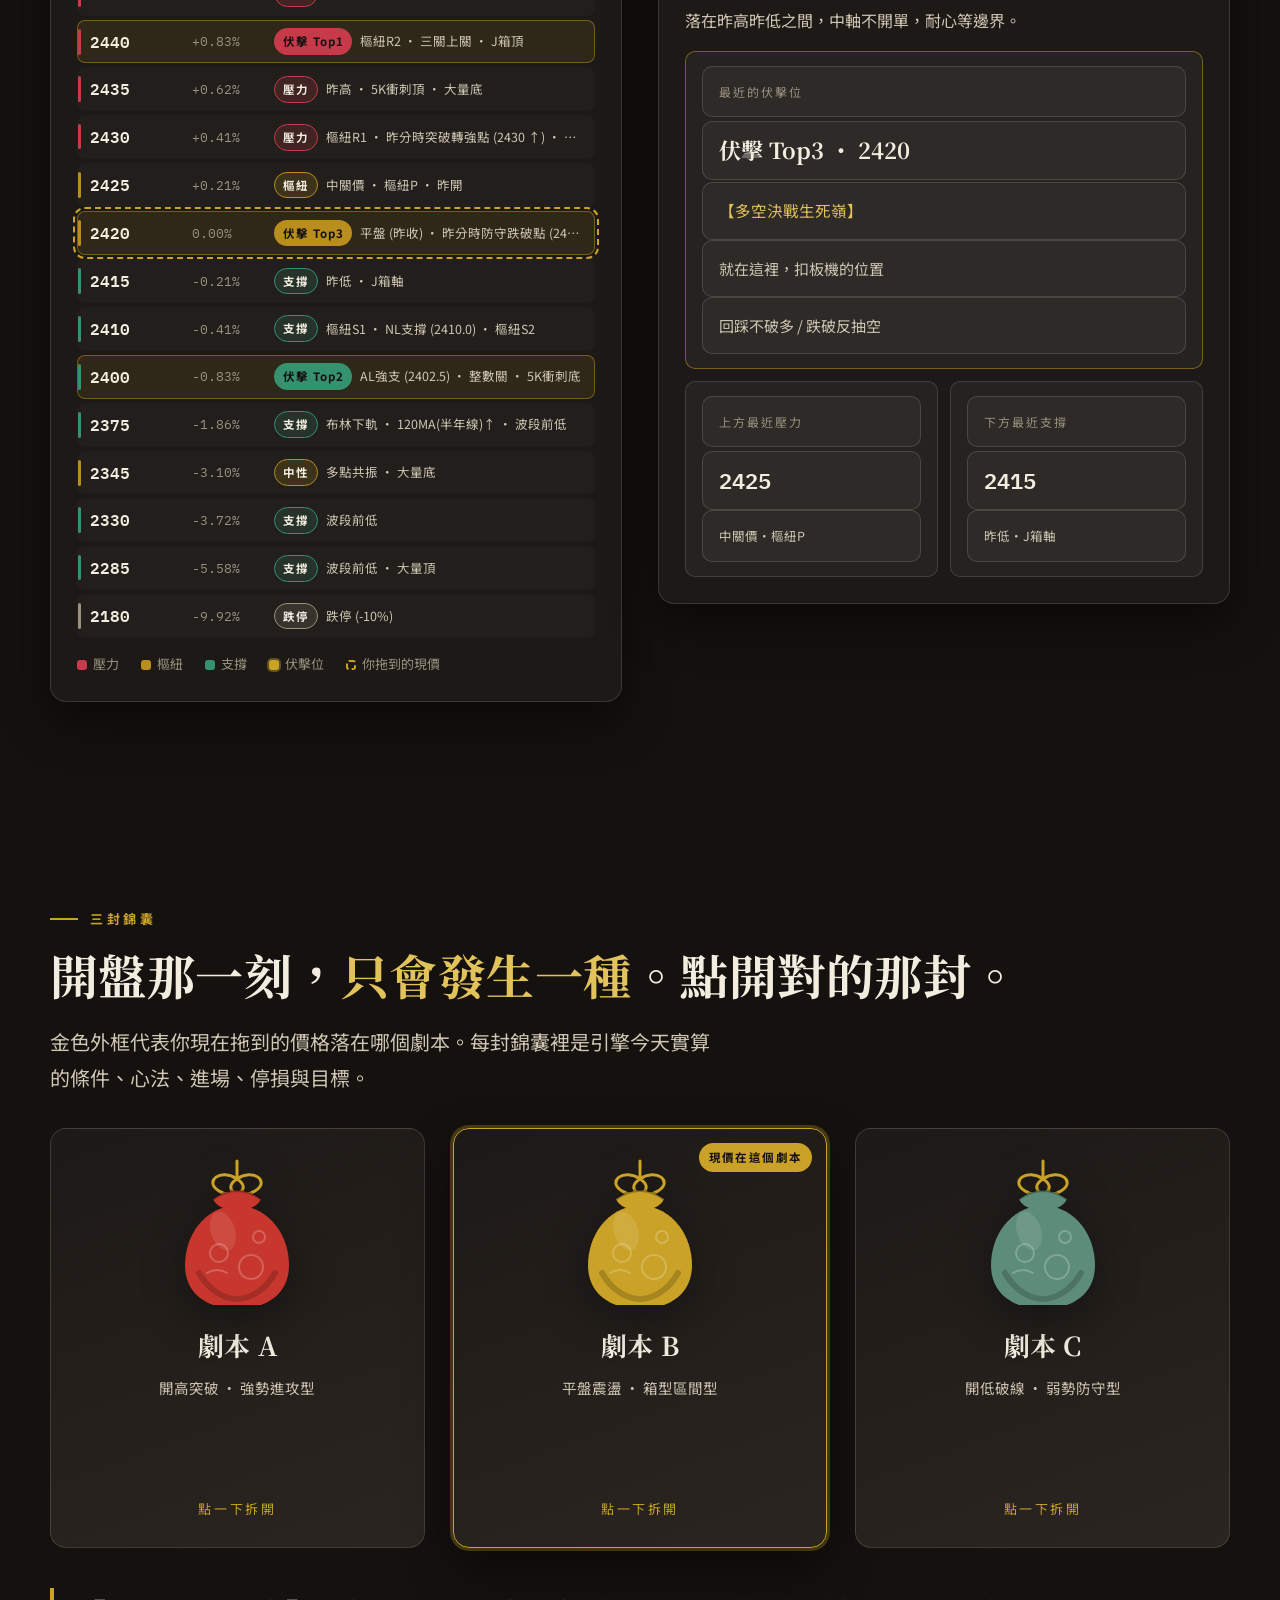
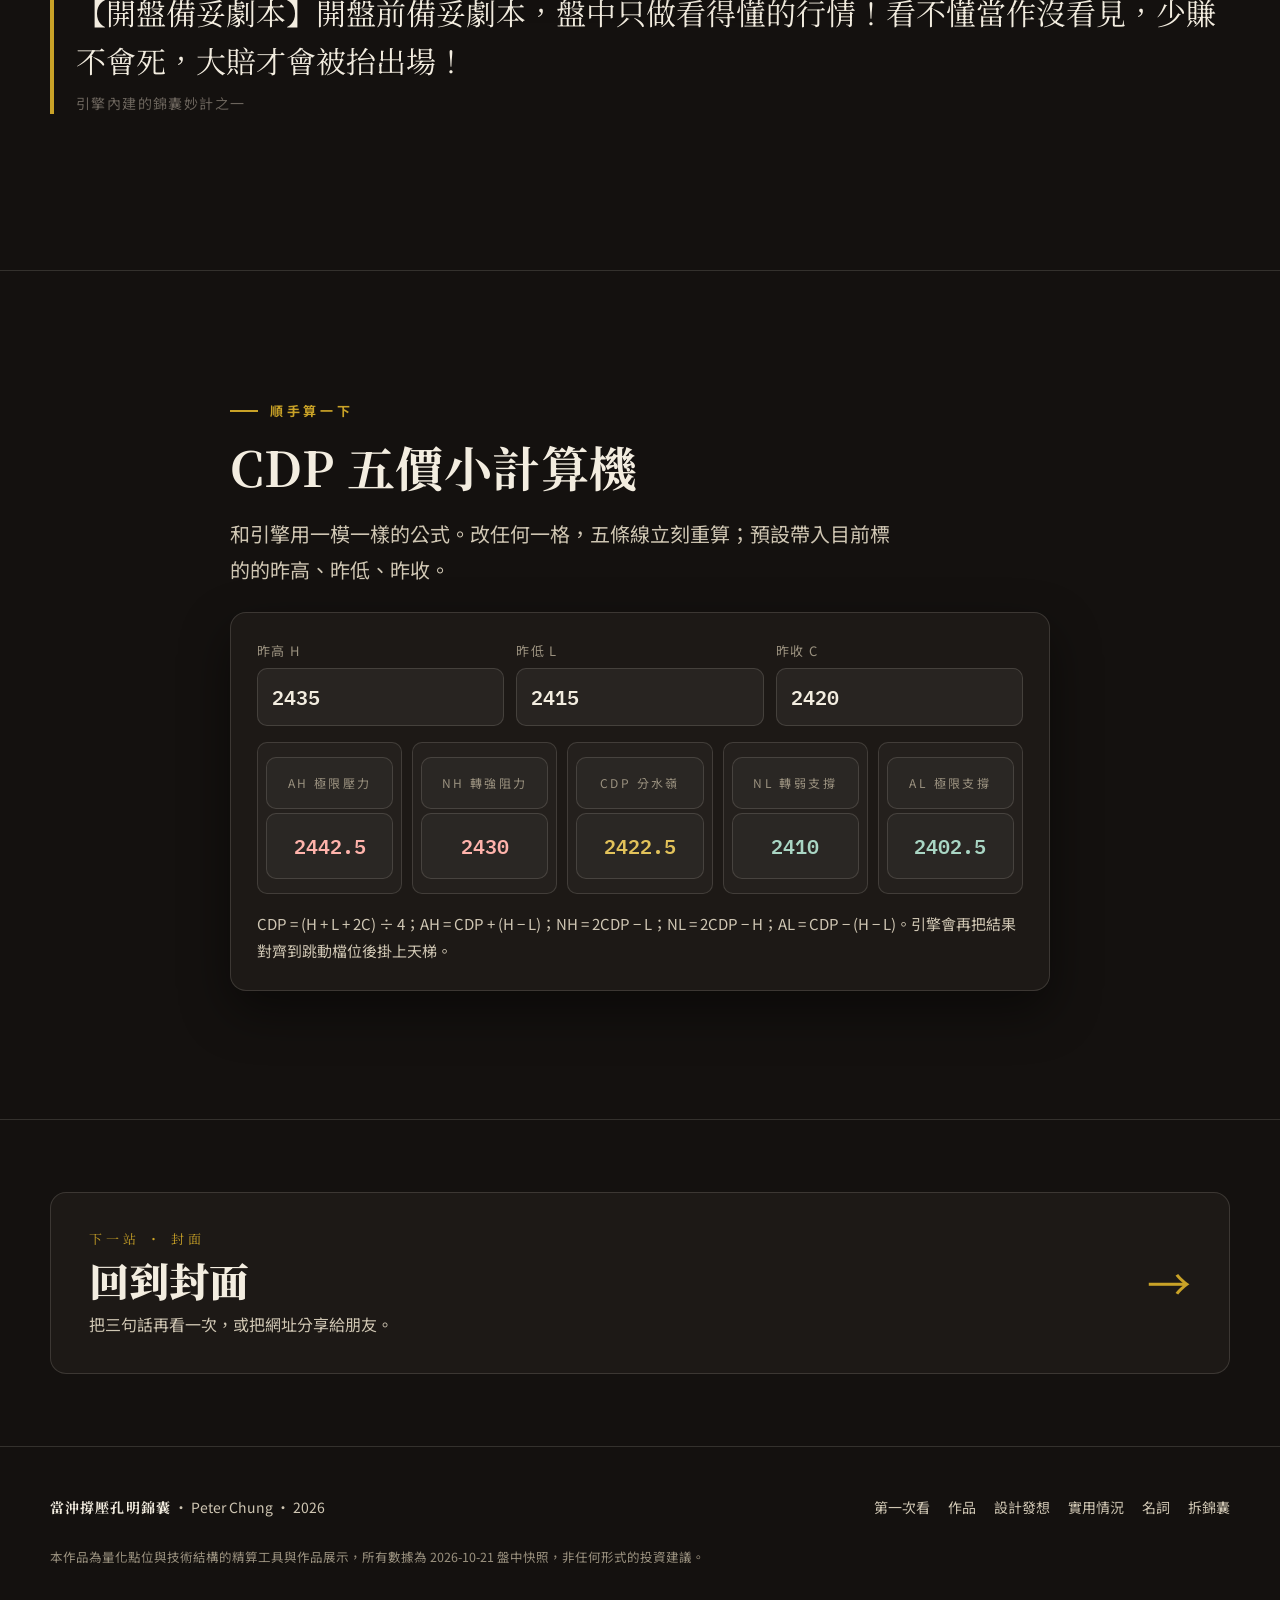
<file: play.html>
<!doctype html>
<html lang="zh-Hant">
<head>
  <meta charset="utf-8">
  <meta name="viewport" content="width=device-width, initial-scale=1">
  <title>拆錦囊｜當沖撐壓孔明錦囊</title>
  <meta name="description" content="互動體驗：拖動現價，看看今天落在哪個劇本、離哪個伏擊位最近；拆開三個錦囊讀劇本；輸入高低收即時算 CDP 五價。">
  <meta property="og:type" content="website">
  <meta property="og:title" content="拆錦囊｜當沖撐壓孔明錦囊">
  <meta property="og:description" content="拖動現價，看看今天落在哪個劇本、離哪個伏擊位最近。">
  <meta property="og:image" content="https://jszhongisbest.github.io/kongming-pouch/assets/img/og.png">
  <meta name="twitter:card" content="summary_large_image">
  <meta name="theme-color" content="#14110f">
  <link rel="icon" href="favicon.svg" type="image/svg+xml">
  <link rel="preconnect" href="https://fonts.googleapis.com">
  <link rel="preconnect" href="https://fonts.gstatic.com" crossorigin>
  <link href="https://fonts.googleapis.com/css2?family=Noto+Serif+TC:wght@700;900&family=Noto+Sans+TC:wght@400;500;700&family=IBM+Plex+Mono:wght@400;500;600&display=swap" rel="stylesheet">
  <link rel="stylesheet" href="assets/css/style.css?v=20261022">
</head>
<body data-page="play" class="sec--ink">
<svg width="0" height="0" style="position:absolute" aria-hidden="true">
  <symbol id="pouch" viewBox="0 0 120 150">
    <path d="M60 6v16" stroke="#c9a227" stroke-width="3" stroke-linecap="round" fill="none"/>
    <path d="M60 24c-16-11-34 2-18 12 16 10 34-2 18-12zm0 0c16-11 34 2 18 12-16 10-34-2-18-12z" fill="none" stroke="#c9a227" stroke-width="3"/>
    <path d="M36 44q24-17 48 0q-5 11-24 11t-24-11z" fill="currentColor"/>
    <path d="M60 50c-34 2-52 32-52 60 0 30 24 44 52 44s52-14 52-44c0-28-18-58-52-60z" fill="currentColor"/>
    <path d="M36 44q24-17 48 0" fill="none" stroke="rgba(0,0,0,.28)" stroke-width="3"/>
    <path d="M22 118c10 18 26 26 38 26s28-8 38-26" fill="none" stroke="rgba(0,0,0,.18)" stroke-width="6" stroke-linecap="round"/>
    <g fill="none" stroke="rgba(255,255,255,.22)" stroke-width="2">
      <circle cx="42" cy="98" r="9"/><circle cx="74" cy="112" r="12"/><circle cx="82" cy="82" r="6"/><path d="M30 118q10-6 20 0" stroke-linecap="round"/>
    </g>
    <ellipse cx="46" cy="76" rx="12" ry="20" fill="rgba(255,255,255,.1)" transform="rotate(-18 46 76)"/>
  </symbol>
</svg>

<header class="nav">
  <a class="nav__brand" href="index.html"><span class="nav__seal">錦</span><span class="nav__name">當沖撐壓孔明錦囊</span></a>
  <nav class="nav__links" id="navLinks" aria-label="主選單">
    <a href="guide.html" data-nav="guide">第一次看</a>
    <a href="work.html" data-nav="work">作品</a>
    <a href="concept.html" data-nav="concept">設計發想</a>
    <a href="usage.html" data-nav="usage">實用情況</a>
    <a href="glossary.html" data-nav="glossary">名詞</a>
    <a href="play.html" data-nav="play" class="nav__cta">拆錦囊 ▸</a>
  </nav>
  <button class="nav__burger" id="navBurger" aria-label="開啟選單" aria-expanded="false" aria-controls="navLinks"><span></span><span></span><span></span></button>
</header>
<div class="nav-spacer"></div>

<main>
  <section class="page-head sec--ink" style="padding-bottom:24px">
    <span class="bg-glyph" aria-hidden="true">肆</span>
    <div class="wrap">
      <p class="eyebrow">肆 ・ 互動體驗</p>
      <h1>自己拖一下，<br>看今天落在哪個劇本。</h1>
      <p class="lede">下面所有數字都是 2026-10-21 盤中由引擎實算的結果。第一次玩，先按右邊的「帶我走一遍」，它會自動把現價帶到三個<span class="term" data-term="ambush">伏擊位</span>，每一站告訴你該做什麼。然後換你自己拖，網頁會告訴你此刻該拆哪個錦囊、離哪個伏擊位還有幾檔。</p>
      <p class="readstrip" data-readstrip></p>
      <div class="seg" id="symSeg" role="group" aria-label="選擇標的" style="margin-top:18px">
        <button data-sym="2330" aria-pressed="true">台積電 2330</button>
        <button data-sym="2313" aria-pressed="false">華通 2313</button>
        <button data-sym="TXF" aria-pressed="false">台指期 TXF</button>
      </div>
    </div>
  </section>

  <!-- 標的概況 -->
  <section class="sec--ink sec--tight" style="padding-top:8px">
    <div class="wrap">
      <div class="panel">
        <div style="display:flex;flex-wrap:wrap;justify-content:space-between;gap:14px;align-items:flex-end">
          <div>
            <div class="eyebrow" style="margin-bottom:6px">今日主觀預判 ・ <span id="pDate" class="mono" style="letter-spacing:0;text-transform:none"></span></div>
            <h2 style="font-size:clamp(26px,3.6vw,40px);margin:0"><span id="pName"></span> <span class="mono" id="pSym" style="font-size:0.6em;color:var(--mute-2);font-weight:500"></span></h2>
          </div>
          <div style="text-align:right">
            <span class="zone" id="pBias"></span>
            <div style="color:var(--gold-2);letter-spacing:0.2em;margin-top:6px" id="pStars"></div>
          </div>
        </div>
        <p class="muted" style="margin:14px 0 0;font-size:15px" id="pReason"></p>
        <div class="readout readout--4">
          <div><div class="k">平盤（昨收）</div><div class="v mono" id="pRef"></div></div>
          <div><div class="k">昨高</div><div class="v mono" id="pYH"></div></div>
          <div><div class="k">昨低</div><div class="v mono" id="pYL"></div></div>
          <div><div class="k">CDP 分水嶺</div><div class="v mono" id="pCDP"></div></div>
        </div>
      </div>
    </div>
  </section>

  <!-- 天梯 + 滑桿 -->
  <section class="sec sec--ink sec--tight">
    <div class="wrap play-grid">
      <div class="panel">
        <h3>價格天梯 <span>漲停 → 跌停</span></h3>
        <div class="ladder" id="playLadder" aria-live="polite"></div>
        <div class="legend">
          <span><i style="background:var(--d-res)"></i>壓力</span>
          <span><i style="background:var(--d-piv)"></i>樞紐</span>
          <span><i style="background:var(--d-sup)"></i>支撐</span>
          <span><i style="background:var(--gold);box-shadow:0 0 0 2px rgba(201,162,39,.4)"></i>伏擊位</span>
          <span><i style="border:2px dashed var(--gold);background:transparent"></i>你拖到的現價</span>
        </div>
      </div>
      <div class="panel" style="position:sticky;top:calc(var(--nav-h) + 16px)">
        <h3>拖動現價 <span id="slTick"></span></h3>
        <button class="btn btn--gold btn--sm" id="walkBtn" style="margin:-4px 0 14px">▶ 帶我走一遍</button>
        <div class="big-price"><span id="roPrice">—</span><small id="roPct"></small></div>
        <input type="range" class="slider" id="priceSlider" min="0" max="1" step="1" value="0" aria-label="現價">
        <div class="slider-scale"><span id="slMin"></span><span id="slMax"></span></div>
        <div class="chips" style="margin-top:12px">
          <button class="chip" data-jump="t1" style="cursor:pointer">跳到伏擊 Top1</button>
          <button class="chip" data-jump="t3" style="cursor:pointer">跳到 Top3</button>
          <button class="chip" data-jump="t2" style="cursor:pointer">跳到 Top2</button>
          <button class="chip" data-jump="yh" style="cursor:pointer">昨高</button>
          <button class="chip" data-jump="ref" style="cursor:pointer">平盤</button>
          <button class="chip" data-jump="yl" style="cursor:pointer">昨低</button>
        </div>
        <div class="walk" id="walk" aria-live="polite">
          <div class="walk__step" id="walkStep"></div>
          <p class="walk__text" id="walkText"></p>
          <div class="walk__btns"><button class="btn btn--gold btn--sm" id="walkNext">下一步 ›</button><button class="btn btn--ghost btn--sm" id="walkStop" style="color:var(--paper)">我自己拖</button></div>
        </div>
        <div style="margin-top:20px">
          <span class="zone" id="roZone"></span>
          <p class="muted" style="margin:10px 0 0;font-size:16px" id="roZoneDesc"></p>
        </div>
        <div class="readout">
          <div style="grid-column:1/-1;border-color:rgba(201,162,39,.5)">
            <div class="k">最近的伏擊位</div>
            <div class="v" id="roAmb"></div>
            <div style="font-size:15.5px;color:var(--gold-2);margin-top:2px" id="roAmbName"></div>
            <div class="muted" style="font-size:15px" id="roAmbDist"></div>
            <div class="muted" style="font-size:15px" id="roAmbSop"></div>
          </div>
          <div><div class="k">上方最近壓力</div><div class="v mono" id="roUp"></div><div class="muted" style="font-size:12.5px" id="roUpTag"></div></div>
          <div><div class="k">下方最近支撐</div><div class="v mono" id="roDn"></div><div class="muted" style="font-size:12.5px" id="roDnTag"></div></div>
        </div>
      </div>
    </div>
  </section>

  <!-- 三個錦囊 -->
  <section class="sec sec--ink">
    <div class="wrap">
      <p class="eyebrow">三封錦囊</p>
      <h2 class="sec-title">開盤那一刻，<em>只會發生一種</em>。點開對的那封。</h2>
      <p class="lede">金色外框代表你現在拖到的價格落在哪個劇本。每封錦囊裡是引擎今天實算的條件、心法、進場、停損與目標。</p>
      <div class="grid grid--3" style="margin-top:32px">
        <div class="pouch-card" data-sc="a">
          <div class="pouch-card__inner">
            <div class="pouch-card__face pouch-card__front" data-pouch-open tabindex="0" role="button" aria-label="拆開劇本 A 開高突破">
              <svg class="pouch pouch--cinnabar"><use href="#pouch"/></svg>
              <h3>劇本 A</h3><p>開高突破 ・ 強勢進攻型</p>
              <span class="hint">點一下拆開</span>
            </div>
            <div class="pouch-card__face pouch-card__back">
              <h3>劇本 A ・ 開高突破</h3>
              <div class="kv">
                <b>條件</b><span class="pc-cond"></span>
                <b>心法</b><span class="pc-action"></span>
                <b>進場</b><span class="pc-entry"></span>
                <b>停損</b><span class="pc-stop"></span>
                <b>目標</b><span class="pc-target"></span>
              </div>
              <button class="btn btn--sm btn--ghost close" data-pouch-close>收回錦囊</button>
            </div>
          </div>
        </div>
        <div class="pouch-card" data-sc="b">
          <div class="pouch-card__inner">
            <div class="pouch-card__face pouch-card__front" data-pouch-open tabindex="0" role="button" aria-label="拆開劇本 B 平盤震盪">
              <svg class="pouch pouch--gold"><use href="#pouch"/></svg>
              <h3>劇本 B</h3><p>平盤震盪 ・ 箱型區間型</p>
              <span class="hint">點一下拆開</span>
            </div>
            <div class="pouch-card__face pouch-card__back">
              <h3>劇本 B ・ 平盤震盪</h3>
              <div class="kv">
                <b>條件</b><span class="pc-cond"></span>
                <b>心法</b><span class="pc-action"></span>
                <b>進場</b><span class="pc-entry"></span>
                <b>停損</b><span class="pc-stop"></span>
                <b>目標</b><span class="pc-target"></span>
              </div>
              <button class="btn btn--sm btn--ghost close" data-pouch-close>收回錦囊</button>
            </div>
          </div>
        </div>
        <div class="pouch-card" data-sc="c">
          <div class="pouch-card__inner">
            <div class="pouch-card__face pouch-card__front" data-pouch-open tabindex="0" role="button" aria-label="拆開劇本 C 開低破線">
              <svg class="pouch pouch--celadon"><use href="#pouch"/></svg>
              <h3>劇本 C</h3><p>開低破線 ・ 弱勢防守型</p>
              <span class="hint">點一下拆開</span>
            </div>
            <div class="pouch-card__face pouch-card__back">
              <h3>劇本 C ・ 開低破線</h3>
              <div class="kv">
                <b>條件</b><span class="pc-cond"></span>
                <b>心法</b><span class="pc-action"></span>
                <b>進場</b><span class="pc-entry"></span>
                <b>停損</b><span class="pc-stop"></span>
                <b>目標</b><span class="pc-target"></span>
                <b>例外</b><span class="pc-fake"></span>
              </div>
              <button class="btn btn--sm btn--ghost close" data-pouch-close>收回錦囊</button>
            </div>
          </div>
        </div>
      </div>
      <blockquote class="quote" style="color:var(--paper);margin-top:40px"><span id="pQuote"></span><small>引擎內建的錦囊妙計之一</small></blockquote>
    </div>
  </section>

  <!-- CDP 計算機 -->
  <section class="sec sec--ink" style="border-top:1px solid var(--line-ink)">
    <div class="wrap wrap--narrow">
      <p class="eyebrow">順手算一下</p>
      <h2 class="sec-title">CDP 五價小計算機</h2>
      <p class="lede">和引擎用一模一樣的公式。改任何一格，五條線立刻重算；預設帶入目前標的的昨高、昨低、昨收。</p>
      <div class="panel" style="margin-top:24px">
        <div class="calc">
          <label>昨高 H<input type="number" id="inH" step="any" inputmode="decimal"></label>
          <label>昨低 L<input type="number" id="inL" step="any" inputmode="decimal"></label>
          <label>昨收 C<input type="number" id="inC" step="any" inputmode="decimal"></label>
        </div>
        <div class="cdp-out" id="cdpOut">
          <div class="AH"><div class="k">AH 極限壓力</div><div class="v">—</div></div>
          <div class="NH"><div class="k">NH 轉強阻力</div><div class="v">—</div></div>
          <div class="CDP"><div class="k">CDP 分水嶺</div><div class="v">—</div></div>
          <div class="NL"><div class="k">NL 轉弱支撐</div><div class="v">—</div></div>
          <div class="AL"><div class="k">AL 極限支撐</div><div class="v">—</div></div>
        </div>
        <p class="muted" style="margin:16px 0 0;font-size:15px">CDP = (H + L + 2C) ÷ 4；AH = CDP + (H − L)；NH = 2CDP − L；NL = 2CDP − H；AL = CDP − (H − L)。引擎會再把結果對齊到跳動檔位後掛上天梯。</p>
      </div>
    </div>
  </section>
  <section class="next-slot" data-next></section>
</main>

<footer class="footer">
  <div class="wrap">
    <div><b>當沖撐壓孔明錦囊</b> ・ Peter Chung ・ 2026</div>
    <nav><a href="guide.html">第一次看</a><a href="work.html">作品</a><a href="concept.html">設計發想</a><a href="usage.html">實用情況</a><a href="glossary.html">名詞</a><a href="play.html">拆錦囊</a></nav>
    <p class="disclaimer">本作品為量化點位與技術結構的精算工具與作品展示，所有數據為 2026-10-21 盤中快照，非任何形式的投資建議。</p>
  </div>
</footer>

<script src="assets/data/ladders.js?v=20261022"></script>
<script src="assets/js/main.js?v=20261022"></script>
<script src="assets/js/play.js?v=20261022"></script>
<script src="assets/js/terms.js?v=20261022"></script>
</body>
</html>
</file>
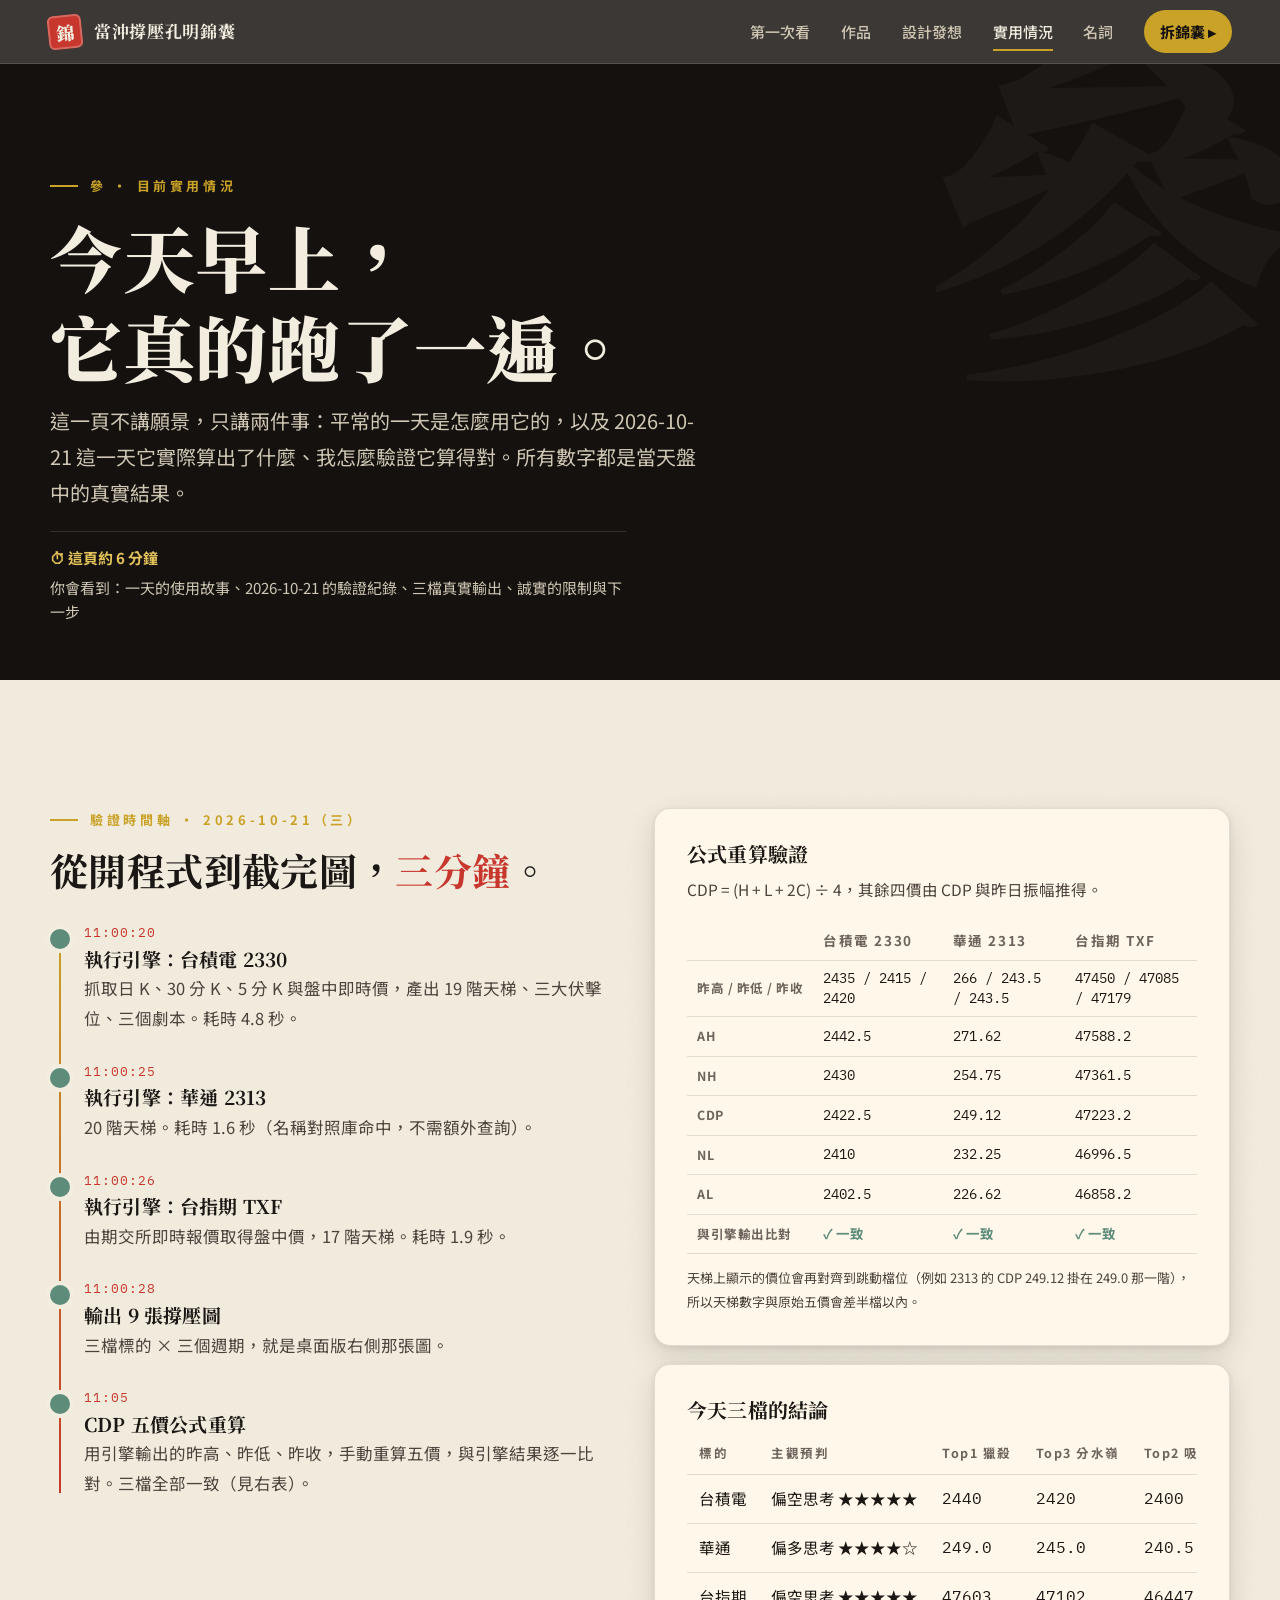
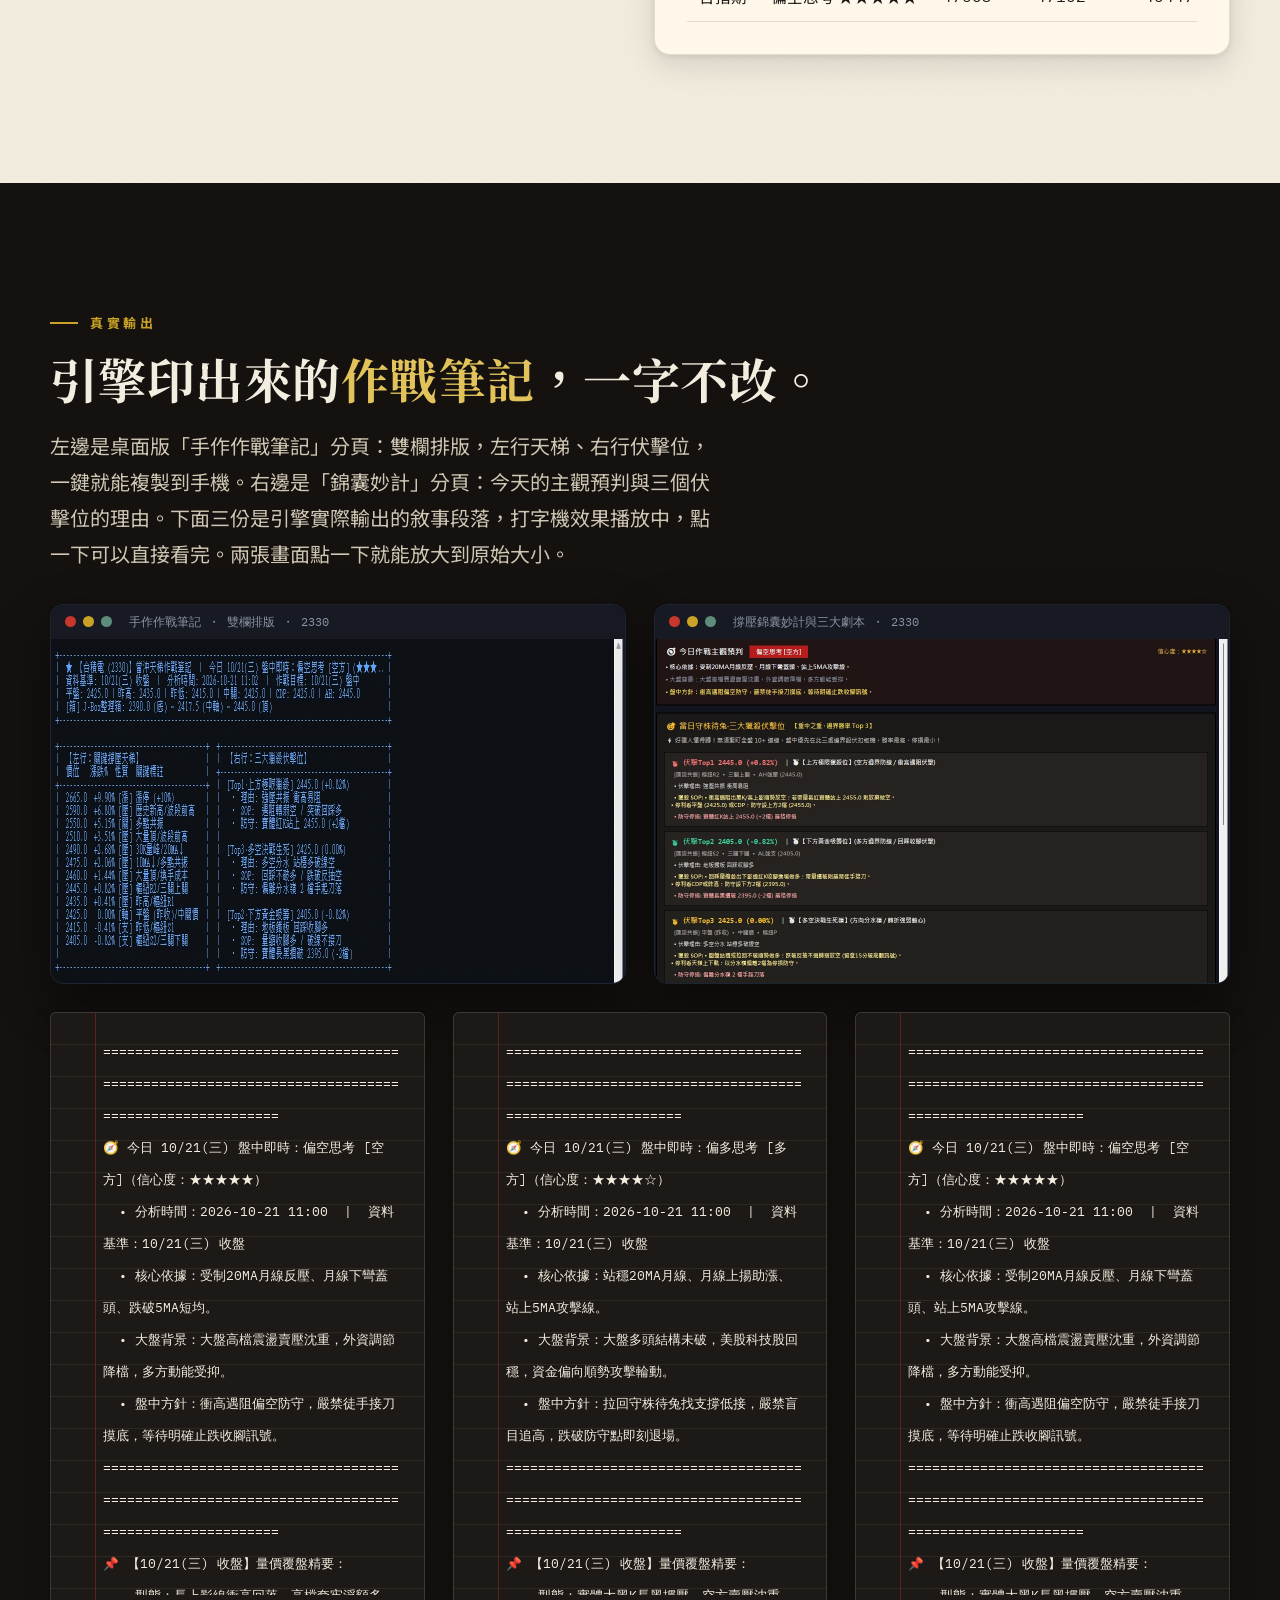
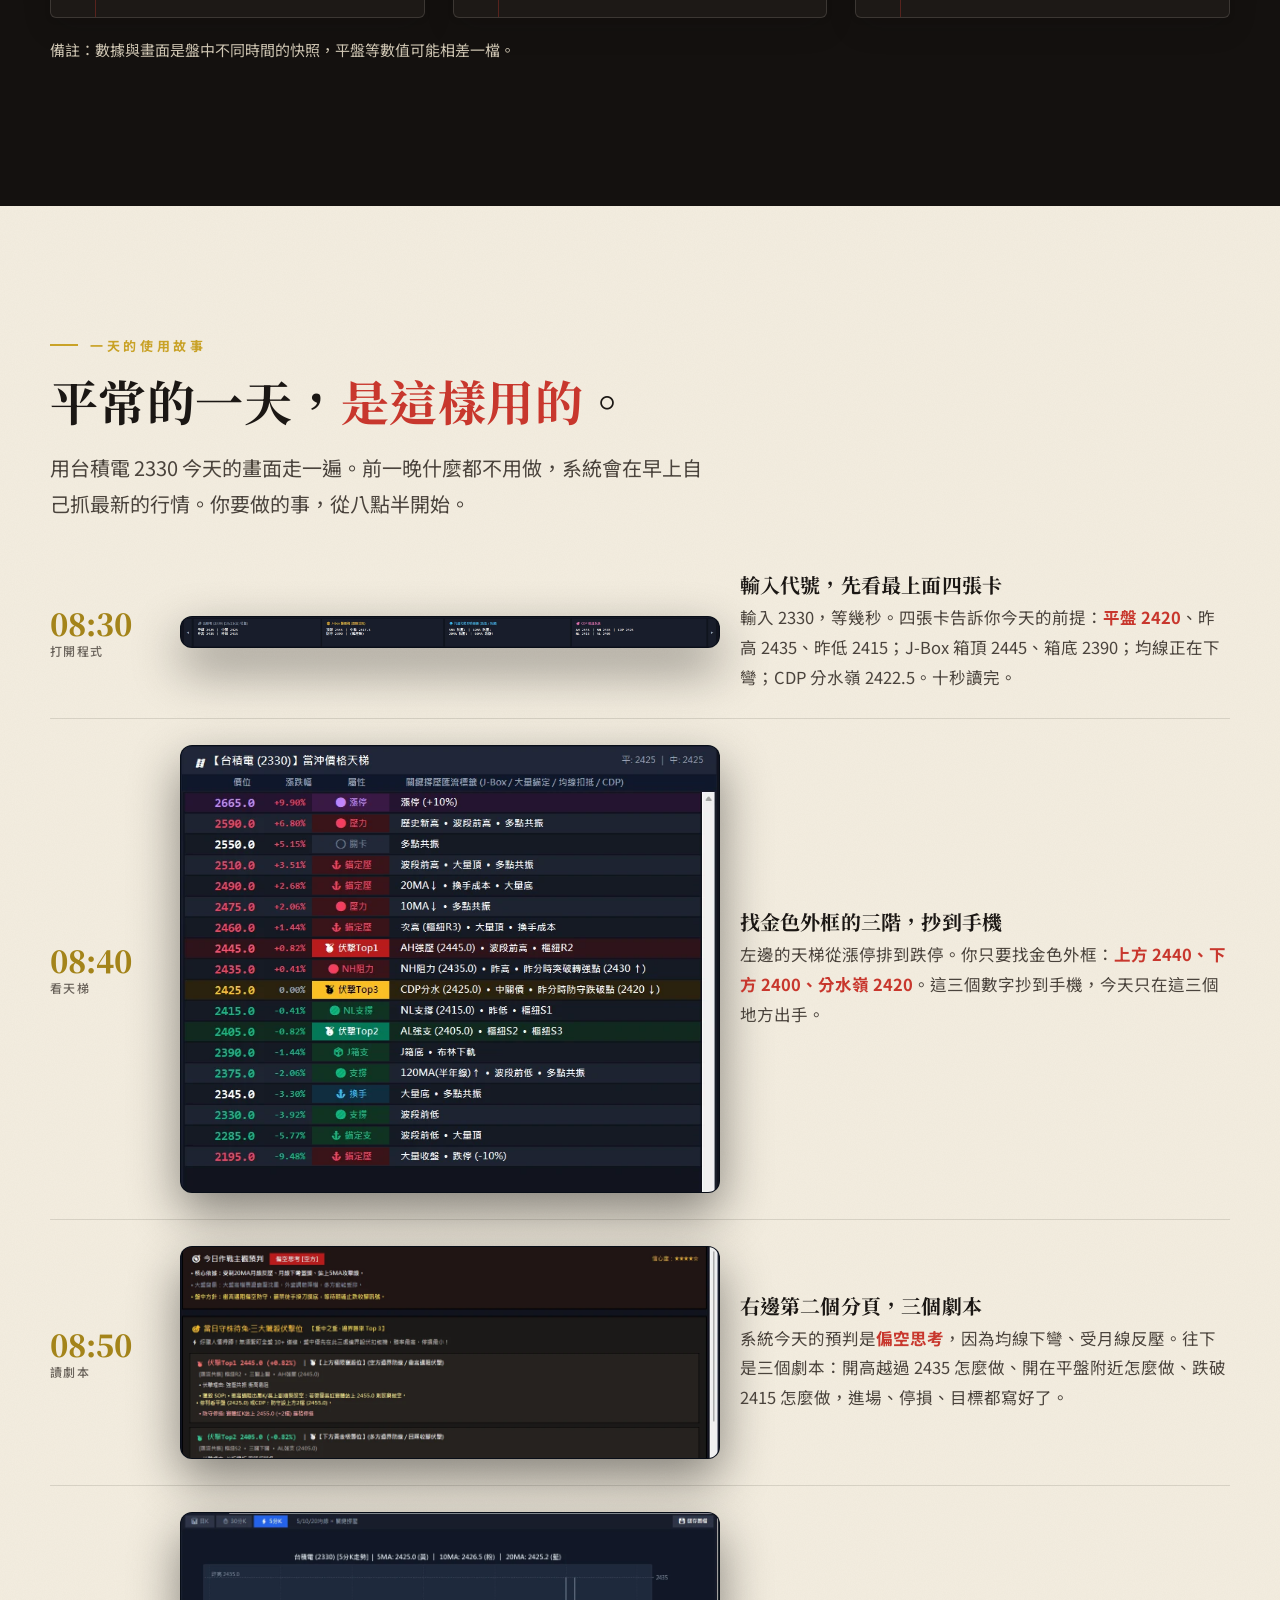
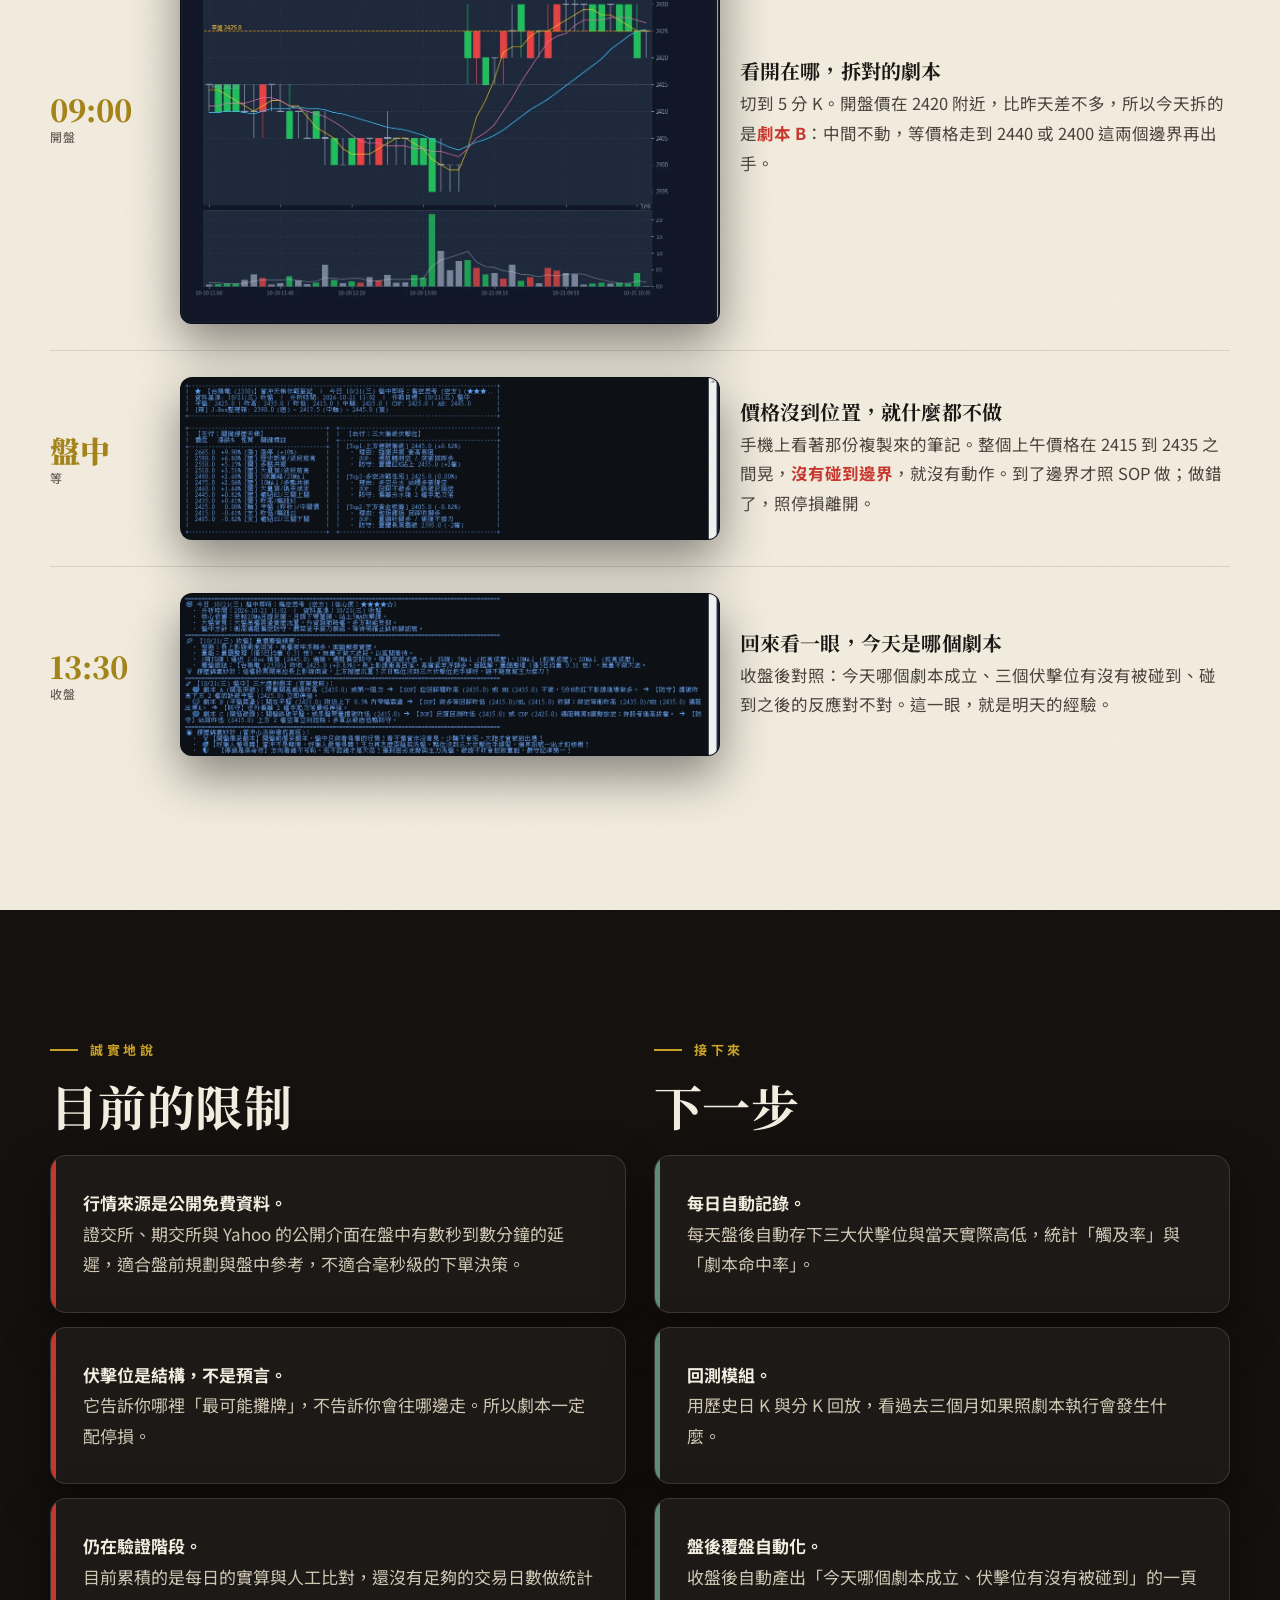
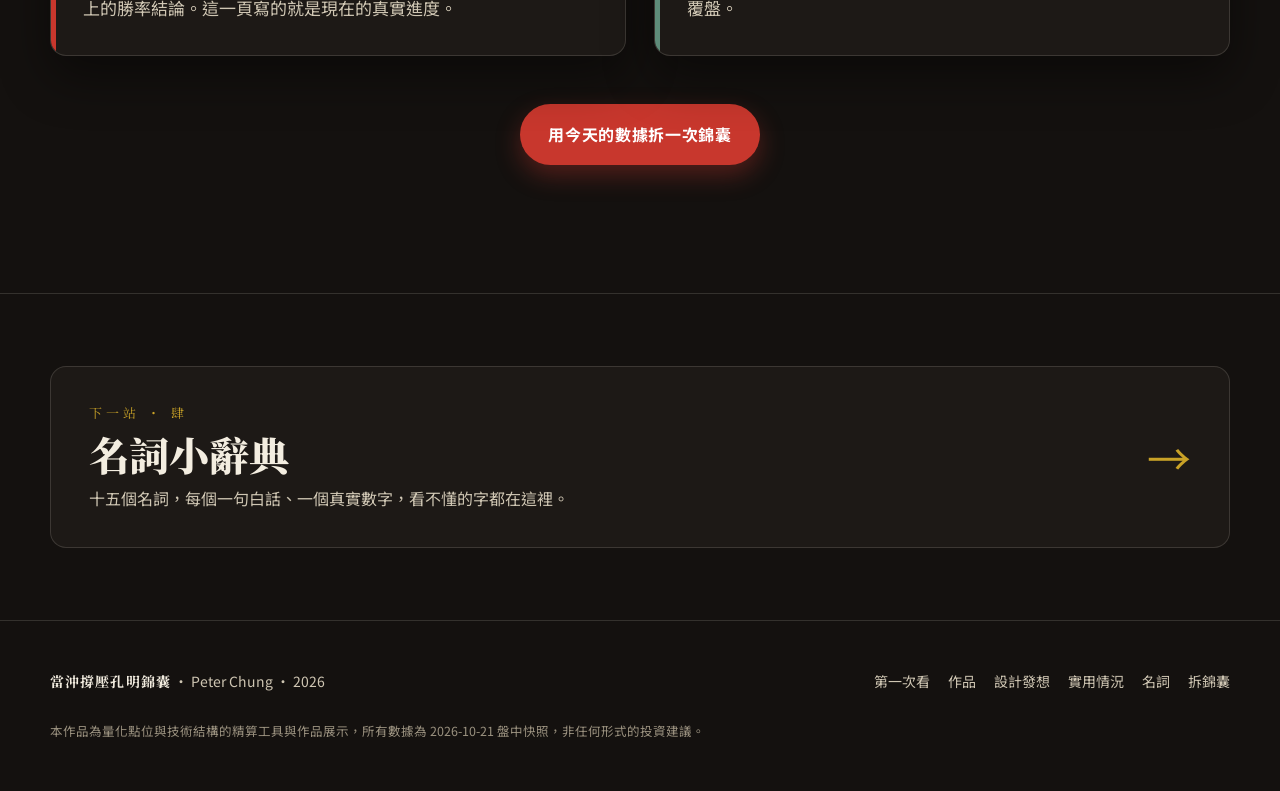
<file: usage.html>
<!doctype html>
<html lang="zh-Hant">
<head>
  <meta charset="utf-8">
  <meta name="viewport" content="width=device-width, initial-scale=1">
  <title>實用情況｜當沖撐壓孔明錦囊</title>
  <meta name="description" content="2026-10-21 的驗證時間軸：實際執行引擎、三檔標的真實輸出、CDP 公式重算驗證、每日盤前流程，以及誠實的限制與下一步。">
  <meta property="og:type" content="website">
  <meta property="og:title" content="實用情況｜當沖撐壓孔明錦囊">
  <meta property="og:description" content="2026-10-21 驗證時間軸、三檔真實輸出與公式重算。">
  <meta property="og:image" content="https://jszhongisbest.github.io/kongming-pouch/assets/img/og.png">
  <meta name="twitter:card" content="summary_large_image">
  <meta name="theme-color" content="#14110f">
  <link rel="icon" href="favicon.svg" type="image/svg+xml">
  <link rel="preconnect" href="https://fonts.googleapis.com">
  <link rel="preconnect" href="https://fonts.gstatic.com" crossorigin>
  <link href="https://fonts.googleapis.com/css2?family=Noto+Serif+TC:wght@700;900&family=Noto+Sans+TC:wght@400;500;700&family=IBM+Plex+Mono:wght@400;500;600&display=swap" rel="stylesheet">
  <link rel="stylesheet" href="assets/css/style.css?v=20261022">
</head>
<body data-page="usage">
<header class="nav">
  <a class="nav__brand" href="index.html"><span class="nav__seal">錦</span><span class="nav__name">當沖撐壓孔明錦囊</span></a>
  <nav class="nav__links" id="navLinks" aria-label="主選單">
    <a href="guide.html" data-nav="guide">第一次看</a>
    <a href="work.html" data-nav="work">作品</a>
    <a href="concept.html" data-nav="concept">設計發想</a>
    <a href="usage.html" data-nav="usage">實用情況</a>
    <a href="glossary.html" data-nav="glossary">名詞</a>
    <a href="play.html" data-nav="play" class="nav__cta">拆錦囊 ▸</a>
  </nav>
  <button class="nav__burger" id="navBurger" aria-label="開啟選單" aria-expanded="false" aria-controls="navLinks"><span></span><span></span><span></span></button>
</header>
<div class="nav-spacer"></div>

<main>
  <section class="page-head sec--ink">
    <span class="bg-glyph" aria-hidden="true">參</span>
    <div class="wrap">
      <p class="eyebrow">參 ・ 目前實用情況</p>
      <h1>今天早上，<br>它真的跑了一遍。</h1>
      <p class="lede">這一頁不講願景，只講兩件事：平常的一天是怎麼用它的，以及 2026-10-21 這一天它實際算出了什麼、我怎麼驗證它算得對。所有數字都是當天盤中的真實結果。</p>
      <p class="readstrip" data-readstrip></p>
    </div>
  </section>

  <!-- 時間軸 -->
  <section class="sec sec--paper paper-tex">
    <div class="wrap">
      <div class="grid grid--2" style="align-items:start">
        <div>
          <p class="eyebrow reveal">驗證時間軸 ・ 2026-10-21（三）</p>
          <h2 class="sec-title reveal" style="font-size:clamp(26px,3.2vw,38px)">從開程式到截完圖，<em>三分鐘</em>。</h2>
          <div class="timeline reveal" data-delay="1" style="margin-top:28px">
            <div class="tl tl--done"><div class="tl__time">11:00:20</div><h4>執行引擎：台積電 2330</h4><p>抓取日 K、30 分 K、5 分 K 與盤中即時價，產出 19 階天梯、三大伏擊位、三個劇本。耗時 4.8 秒。</p></div>
            <div class="tl tl--done"><div class="tl__time">11:00:25</div><h4>執行引擎：華通 2313</h4><p>20 階天梯。耗時 1.6 秒（名稱對照庫命中，不需額外查詢）。</p></div>
            <div class="tl tl--done"><div class="tl__time">11:00:26</div><h4>執行引擎：台指期 TXF</h4><p>由期交所即時報價取得盤中價，17 階天梯。耗時 1.9 秒。</p></div>
            <div class="tl tl--done"><div class="tl__time">11:00:28</div><h4>輸出 9 張撐壓圖</h4><p>三檔標的 × 三個週期，就是桌面版右側那張圖。</p></div>
            <div class="tl tl--done"><div class="tl__time">11:05</div><h4>CDP 五價公式重算</h4><p>用引擎輸出的昨高、昨低、昨收，手動重算五價，與引擎結果逐一比對。三檔全部一致（見右表）。</p></div>
          </div>
        </div>
        <div class="reveal" data-delay="2">
          <div class="card">
            <h3 style="font-size:20px">公式重算驗證</h3>
            <p class="muted" style="font-size:15.5px">CDP = (H + L + 2C) ÷ 4，其餘四價由 CDP 與昨日振幅推得。</p>
            <div class="table-wrap">
              <table class="table table--compact">
                <thead><tr><th></th><th>台積電 2330</th><th>華通 2313</th><th>台指期 TXF</th></tr></thead>
                <tbody>
                  <tr><th>昨高 / 昨低 / 昨收</th><td class="num">2435 / 2415 / 2420</td><td class="num">266 / 243.5 / 243.5</td><td class="num">47450 / 47085 / 47179</td></tr>
                  <tr><th>AH</th><td class="num">2442.5</td><td class="num">271.62</td><td class="num">47588.2</td></tr>
                  <tr><th>NH</th><td class="num">2430</td><td class="num">254.75</td><td class="num">47361.5</td></tr>
                  <tr><th>CDP</th><td class="num">2422.5</td><td class="num">249.12</td><td class="num">47223.2</td></tr>
                  <tr><th>NL</th><td class="num">2410</td><td class="num">232.25</td><td class="num">46996.5</td></tr>
                  <tr><th>AL</th><td class="num">2402.5</td><td class="num">226.62</td><td class="num">46858.2</td></tr>
                  <tr><th>與引擎輸出比對</th><td class="ok">✓ 一致</td><td class="ok">✓ 一致</td><td class="ok">✓ 一致</td></tr>
                </tbody>
              </table>
            </div>
            <p class="muted" style="font-size:13px;margin:12px 0 0">天梯上顯示的價位會再對齊到跳動檔位（例如 2313 的 CDP 249.12 掛在 249.0 那一階），所以天梯數字與原始五價會差半檔以內。</p>
          </div>
          <div class="card" style="margin-top:18px">
            <h3 style="font-size:20px">今天三檔的結論</h3>
            <div class="table-wrap">
              <table class="table">
                <thead><tr><th>標的</th><th>主觀預判</th><th>Top1 獵殺</th><th>Top3 分水嶺</th><th>Top2 吸籌</th></tr></thead>
                <tbody>
                  <tr><td>台積電</td><td>偏空思考 ★★★★★</td><td class="num">2440</td><td class="num">2420</td><td class="num">2400</td></tr>
                  <tr><td>華通</td><td>偏多思考 ★★★★☆</td><td class="num">249.0</td><td class="num">245.0</td><td class="num">240.5</td></tr>
                  <tr><td>台指期</td><td>偏空思考 ★★★★★</td><td class="num">47603</td><td class="num">47102</td><td class="num">46447</td></tr>
                </tbody>
              </table>
            </div>
          </div>
        </div>
      </div>
    </div>
  </section>

  <!-- 真實輸出 -->
  <section class="sec sec--ink">
    <div class="wrap">
      <p class="eyebrow reveal">真實輸出</p>
      <h2 class="sec-title reveal">引擎印出來的<em>作戰筆記</em>，一字不改。</h2>
      <p class="lede reveal" data-delay="1">左邊是桌面版「手作作戰筆記」分頁：雙欄排版，左行天梯、右行伏擊位，一鍵就能複製到手機。右邊是「錦囊妙計」分頁：今天的主觀預判與三個伏擊位的理由。下面三份是引擎實際輸出的敘事段落，打字機效果播放中，點一下可以直接看完。兩張畫面點一下就能放大到原始大小。</p>
      <div class="grid grid--2 reveal" data-delay="1" style="margin-top:32px;align-items:start">
        <div class="window">
          <div class="window__bar"><i></i><i></i><i></i><span>手作作戰筆記 ・ 雙欄排版 ・ 2330</span></div>
          <img src="assets/img/notes_box.webp" alt="雙欄純文字作戰筆記：左行關鍵撐壓天梯，右行三大獵殺伏擊位" width="1148" height="344" loading="lazy">
        </div>
        <div class="window">
          <div class="window__bar"><i></i><i></i><i></i><span>撐壓錦囊妙計與三大劇本 ・ 2330</span></div>
          <img src="assets/img/playbook_crop.webp" alt="錦囊妙計分頁：今日主觀預判、三大伏擊位的理由與 SOP" width="1148" height="690" loading="lazy" style="max-height:344px;object-fit:cover;object-position:top">
        </div>
      </div>
      <div class="grid grid--3" style="margin-top:28px;align-items:start">
        <div class="reveal" data-delay="1">
          <div class="note note--ink"><pre data-type-src="2330" data-type-mode="narrative" data-cps="700" aria-label="台積電作戰筆記"></pre></div>
        </div>
        <div class="reveal" data-delay="2">
          <div class="note note--ink"><pre data-type-src="2313" data-type-mode="narrative" data-cps="700" aria-label="華通作戰筆記"></pre></div>
        </div>
        <div class="reveal" data-delay="3">
          <div class="note note--ink"><pre data-type-src="TXF" data-type-mode="narrative" data-cps="700" aria-label="台指期作戰筆記"></pre></div>
        </div>
      </div>
      <p class="muted reveal" style="margin-top:18px;font-size:15px">備註：數據與畫面是盤中不同時間的快照，平盤等數值可能相差一檔。</p>
    </div>
  </section>

  <!-- 一天的使用故事 -->
  <section class="sec sec--paper paper-tex" id="day">
    <div class="wrap">
      <p class="eyebrow reveal">一天的使用故事</p>
      <h2 class="sec-title reveal">平常的一天，<em>是這樣用的</em>。</h2>
      <p class="lede reveal" data-delay="1">用台積電 2330 今天的畫面走一遍。前一晚什麼都不用做，系統會在早上自己抓最新的行情。你要做的事，從八點半開始。</p>
      <div class="reveal" data-delay="1" style="margin-top:24px">
        <div class="day">
          <div class="day__t">08:30<small>打開程式</small></div>
          <div class="day__img"><img src="assets/img/day_ribbon.webp" alt="最上面的四張決策卡：平盤昨高昨低、J-Box、均線扣抵、CDP 五價" width="1920" height="108" loading="lazy"></div>
          <div><h4>輸入代號，先看最上面四張卡</h4><p>輸入 2330，等幾秒。四張卡告訴你今天的前提：<b>平盤 2420</b>、昨高 2435、昨低 2415；J-Box 箱頂 2445、箱底 2390；均線正在下彎；CDP 分水嶺 2422.5。十秒讀完。</p></div>
        </div>
        <div class="day">
          <div class="day__t">08:40<small>看天梯</small></div>
          <div class="day__img"><img src="assets/img/day_ladder.webp" alt="左側價格天梯，金色標記的三階是今天的伏擊位" width="723" height="600" loading="lazy"></div>
          <div><h4>找金色外框的三階，抄到手機</h4><p>左邊的天梯從漲停排到跌停。你只要找金色外框：<b>上方 2440、下方 2400、分水嶺 2420</b>。這三個數字抄到手機，今天只在這三個地方出手。</p></div>
        </div>
        <div class="day">
          <div class="day__t">08:50<small>讀劇本</small></div>
          <div class="day__img"><img src="assets/img/day_playbook.webp" alt="錦囊妙計分頁：今日主觀預判與三大伏擊位的理由與 SOP" width="1148" height="450" loading="lazy"></div>
          <div><h4>右邊第二個分頁，三個劇本</h4><p>系統今天的預判是<b>偏空思考</b>，因為均線下彎、受月線反壓。往下是三個劇本：開高越過 2435 怎麼做、開在平盤附近怎麼做、跌破 2415 怎麼做，進場、停損、目標都寫好了。</p></div>
        </div>
        <div class="day">
          <div class="day__t">09:00<small>開盤</small></div>
          <div class="day__img"><img src="assets/img/day_chart.webp" alt="5 分 K 撐壓圖，疊上平盤、昨高昨低與均線" width="1160" height="885" loading="lazy"></div>
          <div><h4>看開在哪，拆對的劇本</h4><p>切到 5 分 K。開盤價在 2420 附近，比昨天差不多，所以今天拆的是<b>劇本 B</b>：中間不動，等價格走到 2440 或 2400 這兩個邊界再出手。</p></div>
        </div>
        <div class="day">
          <div class="day__t">盤中<small>等</small></div>
          <div class="day__img"><img src="assets/img/notes_box.webp" alt="雙欄純文字作戰筆記，可一鍵複製到手機" width="1148" height="344" loading="lazy"></div>
          <div><h4>價格沒到位置，就什麼都不做</h4><p>手機上看著那份複製來的筆記。整個上午價格在 2415 到 2435 之間晃，<b>沒有碰到邊界</b>，就沒有動作。到了邊界才照 SOP 做；做錯了，照停損離開。</p></div>
        </div>
        <div class="day">
          <div class="day__t">13:30<small>收盤</small></div>
          <div class="day__img"><img src="assets/img/notes_narrative.webp" alt="作戰筆記的覆盤段落：量價覆盤精要與錦囊妙計" width="1148" height="344" loading="lazy"></div>
          <div><h4>回來看一眼，今天是哪個劇本</h4><p>收盤後對照：今天哪個劇本成立、三個伏擊位有沒有被碰到、碰到之後的反應對不對。這一眼，就是明天的經驗。</p></div>
        </div>
      </div>
    </div>
  </section>

  <!-- 限制與下一步 -->
  <section class="sec sec--ink">
    <div class="wrap">
      <div class="grid grid--2" style="align-items:start">
        <div>
          <p class="eyebrow reveal">誠實地說</p>
          <h2 class="sec-title reveal">目前的限制</h2>
          <div class="reveal" data-delay="1" style="display:flex;flex-direction:column;gap:14px">
            <div class="card card--accent" style="--accent:var(--cinnabar)"><b>行情來源是公開免費資料。</b><br><span class="muted">證交所、期交所與 Yahoo 的公開介面在盤中有數秒到數分鐘的延遲，適合盤前規劃與盤中參考，不適合毫秒級的下單決策。</span></div>
            <div class="card card--accent" style="--accent:var(--cinnabar)"><b>伏擊位是結構，不是預言。</b><br><span class="muted">它告訴你哪裡「最可能攤牌」，不告訴你會往哪邊走。所以劇本一定配停損。</span></div>
            <div class="card card--accent" style="--accent:var(--cinnabar)"><b>仍在驗證階段。</b><br><span class="muted">目前累積的是每日的實算與人工比對，還沒有足夠的交易日數做統計上的勝率結論。這一頁寫的就是現在的真實進度。</span></div>
          </div>
        </div>
        <div>
          <p class="eyebrow reveal">接下來</p>
          <h2 class="sec-title reveal">下一步</h2>
          <div class="reveal" data-delay="2" style="display:flex;flex-direction:column;gap:14px">
            <div class="card card--accent" style="--accent:var(--celadon)"><b>每日自動記錄。</b><br><span class="muted">每天盤後自動存下三大伏擊位與當天實際高低，統計「觸及率」與「劇本命中率」。</span></div>
            <div class="card card--accent" style="--accent:var(--celadon)"><b>回測模組。</b><br><span class="muted">用歷史日 K 與分 K 回放，看過去三個月如果照劇本執行會發生什麼。</span></div>
            <div class="card card--accent" style="--accent:var(--celadon)"><b>盤後覆盤自動化。</b><br><span class="muted">收盤後自動產出「今天哪個劇本成立、伏擊位有沒有被碰到」的一頁覆盤。</span></div>
          </div>
        </div>
      </div>
      <div class="reveal" style="margin-top:48px;text-align:center">
        <a class="btn btn--cinnabar" href="play.html">用今天的數據拆一次錦囊</a>
      </div>
    </div>
  </section>
  <section class="next-slot" data-next></section>
</main>

<footer class="footer">
  <div class="wrap">
    <div><b>當沖撐壓孔明錦囊</b> ・ Peter Chung ・ 2026</div>
    <nav><a href="guide.html">第一次看</a><a href="work.html">作品</a><a href="concept.html">設計發想</a><a href="usage.html">實用情況</a><a href="glossary.html">名詞</a><a href="play.html">拆錦囊</a></nav>
    <p class="disclaimer">本作品為量化點位與技術結構的精算工具與作品展示，所有數據為 2026-10-21 盤中快照，非任何形式的投資建議。</p>
  </div>
</footer>

<script src="assets/data/ladders.js?v=20261022"></script>
<script src="assets/js/main.js?v=20261022"></script>
<script src="assets/js/terms.js?v=20261022"></script>
</body>
</html>
</file>
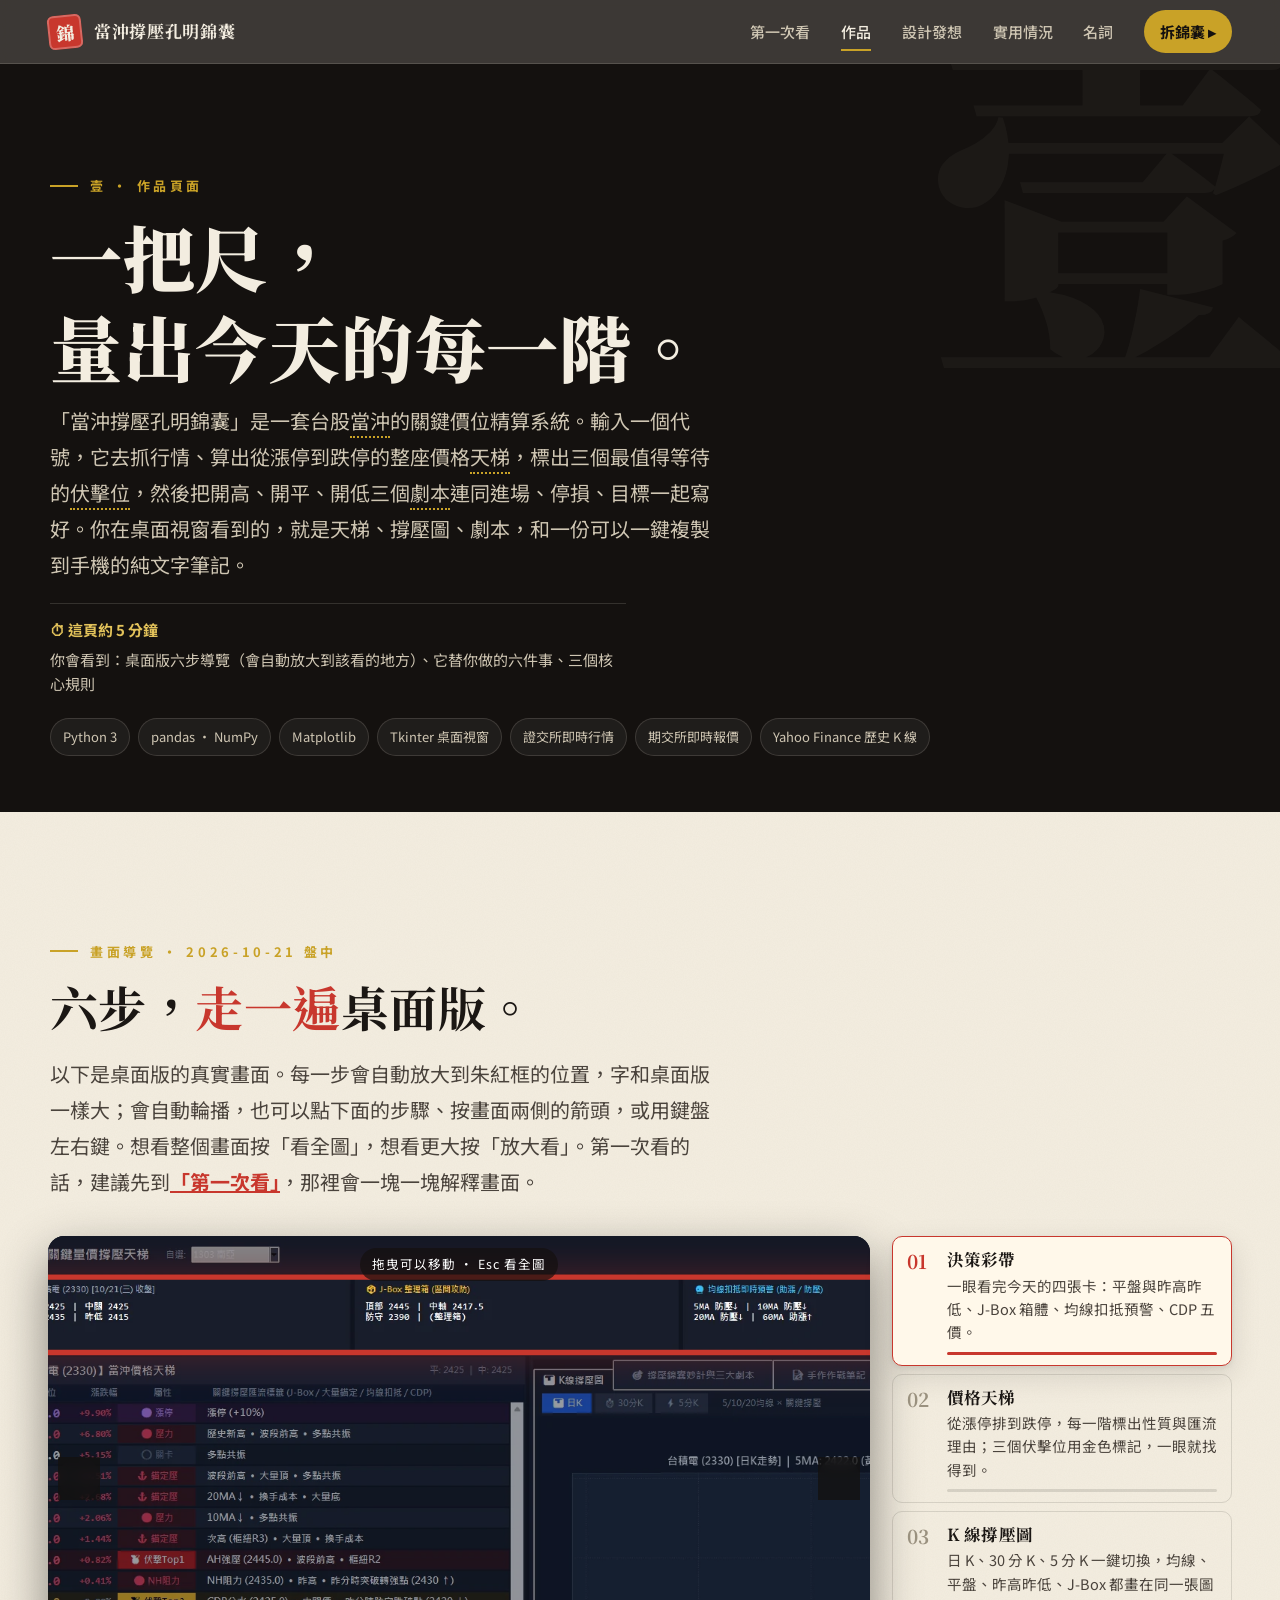
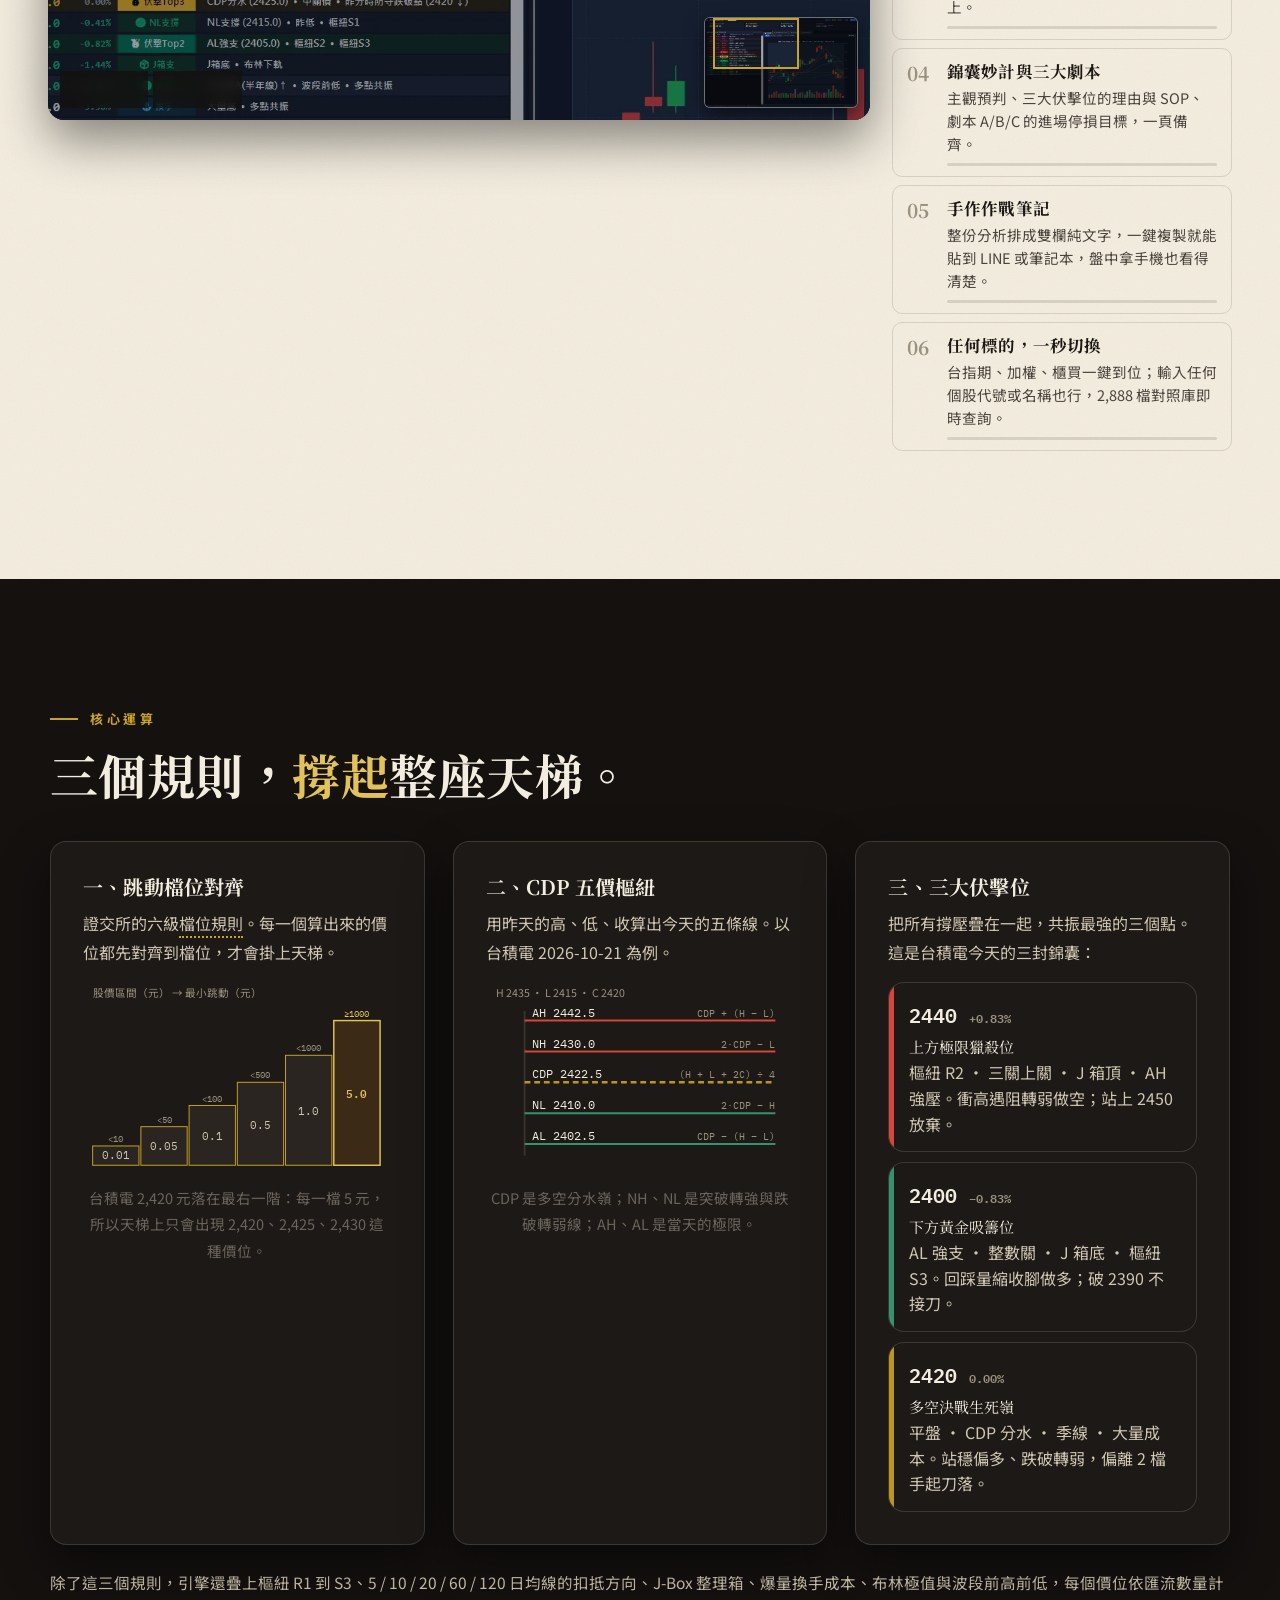
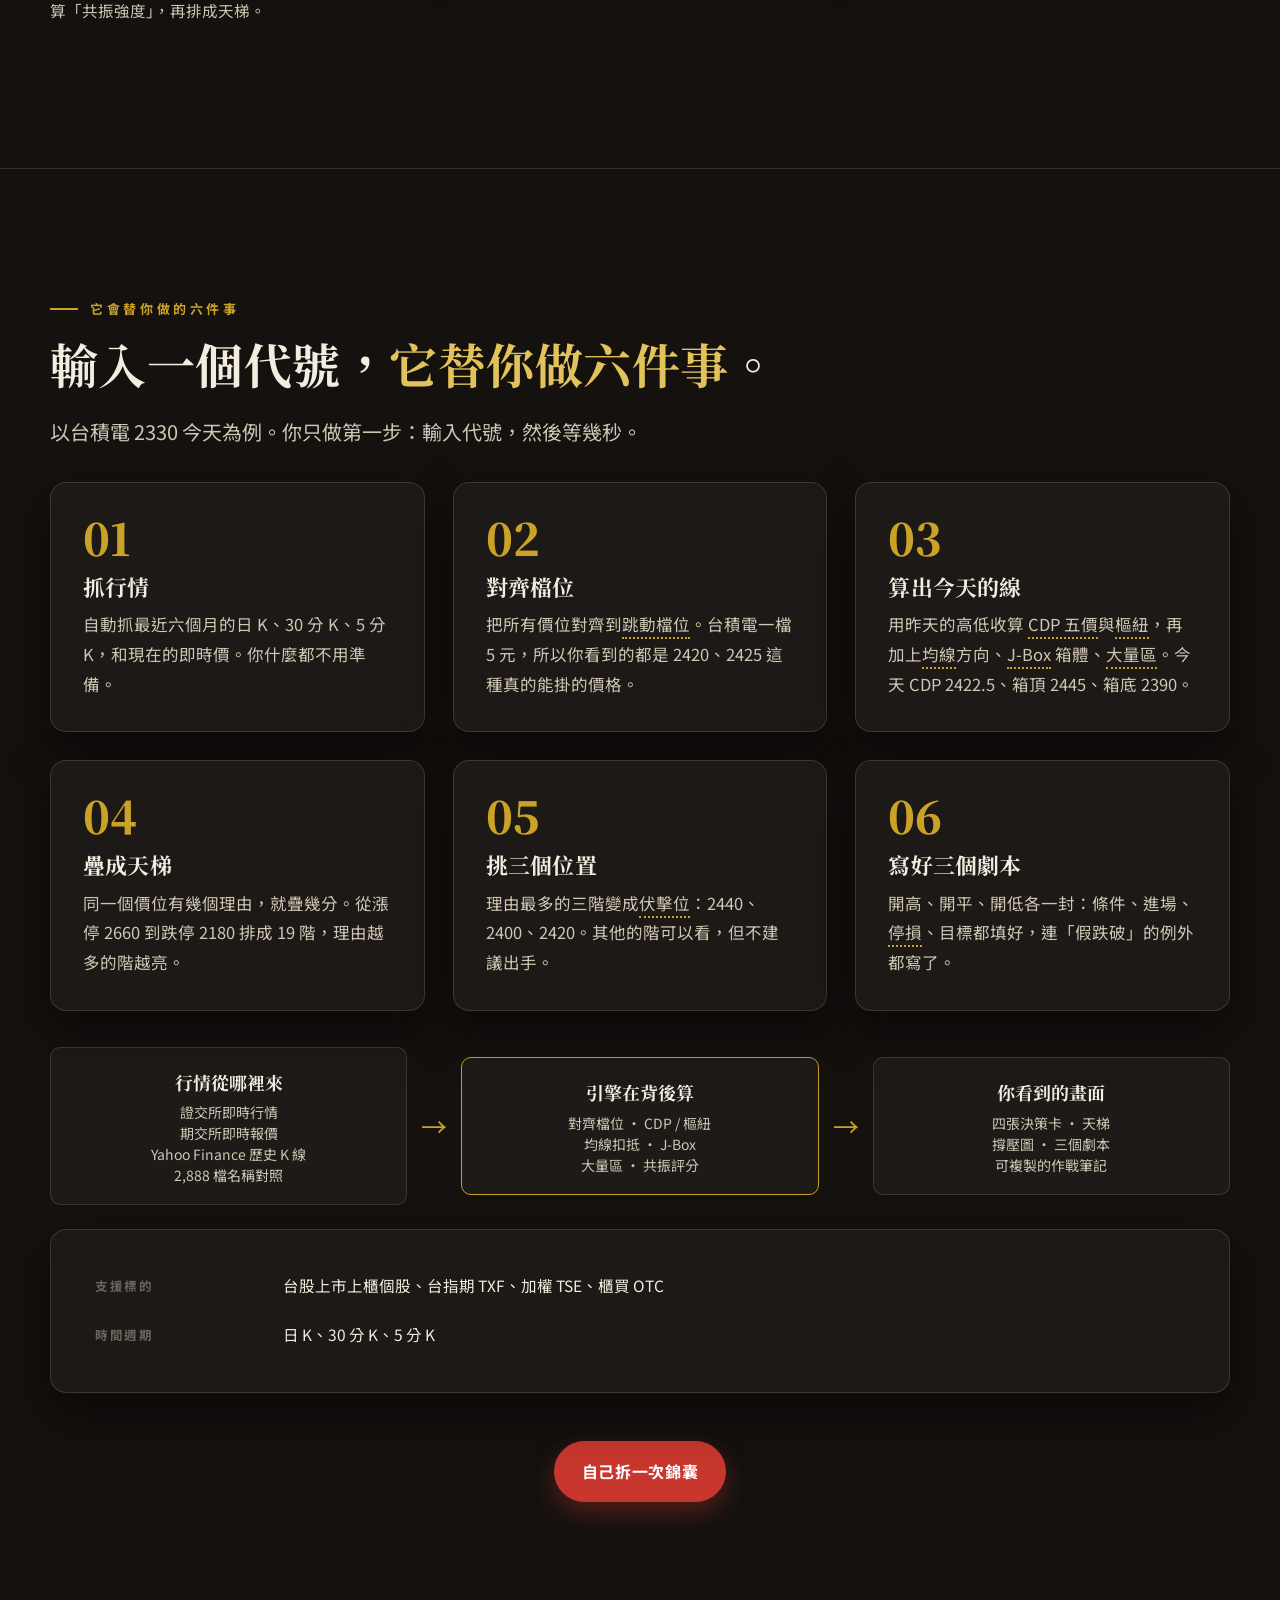
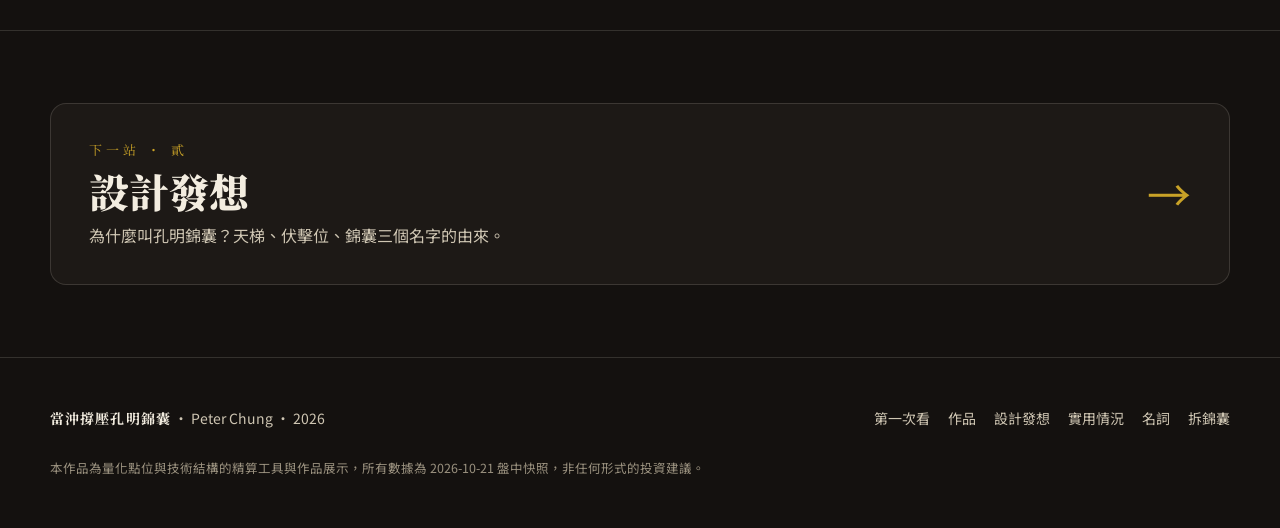
<file: work.html>
<!doctype html>
<html lang="zh-Hant">
<head>
  <meta charset="utf-8">
  <meta name="viewport" content="width=device-width, initial-scale=1">
  <title>作品｜當沖撐壓孔明錦囊</title>
  <meta name="description" content="當沖撐壓孔明錦囊的作品頁面：真實畫面導覽、核心運算（跳動檔位、CDP 五價、三大伏擊位）、資料來源與系統架構。">
  <meta property="og:type" content="website">
  <meta property="og:title" content="作品｜當沖撐壓孔明錦囊">
  <meta property="og:description" content="真實畫面導覽、核心運算、資料來源與系統架構。">
  <meta property="og:image" content="https://jszhongisbest.github.io/kongming-pouch/assets/img/og.png">
  <meta name="twitter:card" content="summary_large_image">
  <meta name="theme-color" content="#14110f">
  <link rel="icon" href="favicon.svg" type="image/svg+xml">
  <link rel="preconnect" href="https://fonts.googleapis.com">
  <link rel="preconnect" href="https://fonts.gstatic.com" crossorigin>
  <link href="https://fonts.googleapis.com/css2?family=Noto+Serif+TC:wght@700;900&family=Noto+Sans+TC:wght@400;500;700&family=IBM+Plex+Mono:wght@400;500;600&display=swap" rel="stylesheet">
  <link rel="stylesheet" href="assets/css/style.css?v=20261022">
</head>
<body data-page="work">
<header class="nav">
  <a class="nav__brand" href="index.html"><span class="nav__seal">錦</span><span class="nav__name">當沖撐壓孔明錦囊</span></a>
  <nav class="nav__links" id="navLinks" aria-label="主選單">
    <a href="guide.html" data-nav="guide">第一次看</a>
    <a href="work.html" data-nav="work">作品</a>
    <a href="concept.html" data-nav="concept">設計發想</a>
    <a href="usage.html" data-nav="usage">實用情況</a>
    <a href="glossary.html" data-nav="glossary">名詞</a>
    <a href="play.html" data-nav="play" class="nav__cta">拆錦囊 ▸</a>
  </nav>
  <button class="nav__burger" id="navBurger" aria-label="開啟選單" aria-expanded="false" aria-controls="navLinks"><span></span><span></span><span></span></button>
</header>
<div class="nav-spacer"></div>

<main>
  <section class="page-head sec--ink">
    <span class="bg-glyph" aria-hidden="true">壹</span>
    <div class="wrap">
      <p class="eyebrow">壹 ・ 作品頁面</p>
      <h1>一把尺，<br>量出今天的每一階。</h1>
      <p class="lede">「當沖撐壓孔明錦囊」是一套台股<span class="term" data-term="daytrade">當沖</span>的關鍵價位精算系統。輸入一個代號，它去抓行情、算出從漲停到跌停的整座價格<span class="term" data-term="ladder">天梯</span>，標出三個最值得等待的<span class="term" data-term="ambush">伏擊位</span>，然後把開高、開平、開低三個<span class="term" data-term="scenario">劇本</span>連同進場、停損、目標一起寫好。你在桌面視窗看到的，就是天梯、撐壓圖、劇本，和一份可以一鍵複製到手機的純文字筆記。</p>
      <p class="readstrip" data-readstrip></p>
      <div class="chips" style="margin-top:22px">
        <span class="chip">Python 3</span><span class="chip">pandas ・ NumPy</span><span class="chip">Matplotlib</span><span class="chip">Tkinter 桌面視窗</span><span class="chip">證交所即時行情</span><span class="chip">期交所即時報價</span><span class="chip">Yahoo Finance 歷史 K 線</span>
      </div>
    </div>
  </section>

  <!-- 畫面導覽 -->
  <section class="sec sec--paper paper-tex">
    <div class="wrap">
      <p class="eyebrow reveal">畫面導覽 ・ 2026-10-21 盤中</p>
      <h2 class="sec-title reveal">六步，<em>走一遍</em>桌面版。</h2>
      <p class="lede reveal" data-delay="1">以下是桌面版的真實畫面。每一步會自動放大到朱紅框的位置，字和桌面版一樣大；會自動輪播，也可以點下面的步驟、按畫面兩側的箭頭，或用鍵盤左右鍵。想看整個畫面按「看全圖」，想看更大按「放大看」。第一次看的話，建議先到<a href="guide.html" style="color:var(--cinnabar);font-weight:700;text-decoration:underline">「第一次看」</a>，那裡會一塊一塊解釋畫面。</p>
    </div>
    <div class="tour wrap--wide reveal" data-tour data-zoom data-dur="5200" tabindex="0" aria-label="畫面導覽" style="margin-top:36px">
      <div class="zstage" aria-label="桌面版畫面，可放大與拖曳">
          <div class="zstage__cam">
            <img src="assets/img/shot_01_main_2330.webp" alt="主畫面：決策彩帶、價格天梯與日 K 撐壓圖" data-step="main" class="is-on" width="1920" height="1129">
            <img src="assets/img/shot_03_chart_5m.webp" alt="5 分 K 撐壓圖" data-step="chart" width="1920" height="1129" loading="lazy">
            <img src="assets/img/shot_04_playbook.webp" alt="撐壓錦囊妙計與三大劇本分頁" data-step="playbook" width="1920" height="1129" loading="lazy">
            <img src="assets/img/shot_05_notes.webp" alt="手作作戰筆記分頁" data-step="notes" width="1920" height="1129" loading="lazy">
            <img src="assets/img/shot_09_main_TXF.webp" alt="切換到台指期的主畫面" data-step="txf" width="1920" height="1129" loading="lazy">
            <div class="tour__spot" aria-hidden="true"><span class="seal seal--inline"></span></div>
          </div>
      </div>
      <div class="tour__steps" role="tablist">
          <button type="button" class="tour__step" role="tab" data-img="main" data-spot="0.5,4.6,99,9.4" data-zoom="0.5,3,66,13" data-seal="決策">
            <b>01</b><div><h4>決策彩帶</h4><p>一眼看完今天的四張卡：平盤與昨高昨低、J-Box 箱體、均線扣抵預警、CDP 五價。</p><div class="tour__bar"><i></i></div></div>
          </button>
          <button type="button" class="tour__step" role="tab" data-img="main" data-spot="0.5,14.2,37.6,82.4" data-zoom="0.5,14,37.6,50" data-seal="天梯">
            <b>02</b><div><h4>價格天梯</h4><p>從漲停排到跌停，每一階標出性質與匯流理由；三個伏擊位用金色標記，一眼就找得到。</p><div class="tour__bar"><i></i></div></div>
          </button>
          <button type="button" class="tour__step" role="tab" data-img="chart" data-spot="38.6,14.4,60.8,82.6" data-zoom="38.6,14.4,60.8,56" data-seal="撐壓">
            <b>03</b><div><h4>K 線撐壓圖</h4><p>日 K、30 分 K、5 分 K 一鍵切換，均線、平盤、昨高昨低、J-Box 都畫在同一張圖上。</p><div class="tour__bar"><i></i></div></div>
          </button>
          <button type="button" class="tour__step" role="tab" data-img="playbook" data-spot="38.6,14.4,60.8,82.6" data-zoom="38.6,14.4,60.8,56" data-seal="錦囊">
            <b>04</b><div><h4>錦囊妙計與三大劇本</h4><p>主觀預判、三大伏擊位的理由與 SOP、劇本 A/B/C 的進場停損目標，一頁備齊。</p><div class="tour__bar"><i></i></div></div>
          </button>
          <button type="button" class="tour__step" role="tab" data-img="notes" data-spot="38.6,14.4,60.8,82.6" data-zoom="38.6,14.4,60.8,56" data-seal="筆記">
            <b>05</b><div><h4>手作作戰筆記</h4><p>整份分析排成雙欄純文字，一鍵複製就能貼到 LINE 或筆記本，盤中拿手機也看得清楚。</p><div class="tour__bar"><i></i></div></div>
          </button>
          <button type="button" class="tour__step" role="tab" data-img="txf" data-spot="78.4,0.4,21.2,4" data-zoom="62,0.3,37.5,6" data-seal="切換">
            <b>06</b><div><h4>任何標的，一秒切換</h4><p>台指期、加權、櫃買一鍵到位；輸入任何個股代號或名稱也行，2,888 檔對照庫即時查詢。</p><div class="tour__bar"><i></i></div></div>
          </button>
      </div>
    </div>
  </section>

  <!-- 核心運算 -->
  <section class="sec sec--ink">
    <div class="wrap">
      <p class="eyebrow reveal">核心運算</p>
      <h2 class="sec-title reveal">三個規則，<em>撐起</em>整座天梯。</h2>
      <div class="grid grid--3" style="margin-top:36px">
        <!-- Tick -->
        <div class="card reveal" data-delay="1">
          <h3 style="font-size:20px">一、跳動檔位對齊</h3>
          <p class="muted" style="font-size:16px">證交所的六級<span class="term" data-term="tick">檔位規則</span>。每一個算出來的價位都先對齊到檔位，才會掛上天梯。</p>
          <figure class="figure">
            <svg viewBox="0 0 320 200" role="img" aria-label="六級跳動檔位階梯圖">
              <g font-family="IBM Plex Mono, monospace" font-size="11" fill="#cfc6b3">
                <rect x="10" y="170" width="48" height="20" fill="#2a2521" stroke="#c9a227" stroke-width="1"/><text x="34" y="184" text-anchor="middle">0.01</text><text x="34" y="166" text-anchor="middle" font-size="9" fill="#9a917f">&lt;10</text>
                <rect x="60" y="150" width="48" height="40" fill="#2a2521" stroke="#c9a227" stroke-width="1"/><text x="84" y="174" text-anchor="middle">0.05</text><text x="84" y="146" text-anchor="middle" font-size="9" fill="#9a917f">&lt;50</text>
                <rect x="110" y="128" width="48" height="62" fill="#2a2521" stroke="#c9a227" stroke-width="1"/><text x="134" y="164" text-anchor="middle">0.1</text><text x="134" y="124" text-anchor="middle" font-size="9" fill="#9a917f">&lt;100</text>
                <rect x="160" y="104" width="48" height="86" fill="#2a2521" stroke="#c9a227" stroke-width="1"/><text x="184" y="152" text-anchor="middle">0.5</text><text x="184" y="100" text-anchor="middle" font-size="9" fill="#9a917f">&lt;500</text>
                <rect x="210" y="76" width="48" height="114" fill="#2a2521" stroke="#c9a227" stroke-width="1"/><text x="234" y="138" text-anchor="middle">1.0</text><text x="234" y="72" text-anchor="middle" font-size="9" fill="#9a917f">&lt;1000</text>
                <rect x="260" y="40" width="48" height="150" fill="#3a2a16" stroke="#e2c25a" stroke-width="1.5"/><text x="284" y="120" text-anchor="middle" fill="#e2c25a" font-weight="600">5.0</text><text x="284" y="36" text-anchor="middle" font-size="9" fill="#e2c25a">≥1000</text>
              </g>
              <text x="10" y="16" font-family="Noto Sans TC, sans-serif" font-size="11" fill="#9a917f">股價區間（元） → 最小跳動（元）</text>
            </svg>
            <figcaption>台積電 2,420 元落在最右一階：每一檔 5 元，所以天梯上只會出現 2,420、2,425、2,430 這種價位。</figcaption>
          </figure>
        </div>
        <!-- CDP -->
        <div class="card reveal" data-delay="2">
          <h3 style="font-size:20px">二、CDP 五價樞紐</h3>
          <p class="muted" style="font-size:16px">用昨天的高、低、收算出今天的五條線。以台積電 2026-10-21 為例。</p>
          <figure class="figure">
            <svg viewBox="0 0 320 200" role="img" aria-label="CDP 五價示意：AH 2442.5、NH 2430、CDP 2422.5、NL 2410、AL 2402.5">
              <g font-family="IBM Plex Mono, monospace" font-size="12">
                <line x1="40" y1="30" x2="40" y2="180" stroke="#3a332d" stroke-width="2"/>
                <g stroke="#d6463a" stroke-width="2"><line x1="40" y1="40" x2="300" y2="40"/><line x1="40" y1="72" x2="300" y2="72"/></g>
                <g stroke="#bd9620" stroke-width="2.5"><line x1="40" y1="104" x2="300" y2="104" stroke-dasharray="6 4"/></g>
                <g stroke="#35926e" stroke-width="2"><line x1="40" y1="136" x2="300" y2="136"/><line x1="40" y1="168" x2="300" y2="168"/></g>
                <g fill="#f3ede0">
                  <text x="48" y="36">AH 2442.5</text><text x="48" y="68">NH 2430.0</text><text x="48" y="100">CDP 2422.5</text><text x="48" y="132">NL 2410.0</text><text x="48" y="164">AL 2402.5</text>
                </g>
                <g fill="#9a917f" font-size="10" text-anchor="end">
                  <text x="300" y="36">CDP + (H − L)</text><text x="300" y="68">2·CDP − L</text><text x="300" y="100">(H + L + 2C) ÷ 4</text><text x="300" y="132">2·CDP − H</text><text x="300" y="164">CDP − (H − L)</text>
                </g>
              </g>
              <text x="10" y="16" font-family="Noto Sans TC, sans-serif" font-size="11" fill="#9a917f">H 2435 ・ L 2415 ・ C 2420</text>
            </svg>
            <figcaption>CDP 是多空分水嶺；NH、NL 是突破轉強與跌破轉弱線；AH、AL 是當天的極限。</figcaption>
          </figure>
        </div>
        <!-- 伏擊 -->
        <div class="card reveal" data-delay="3">
          <h3 style="font-size:20px">三、三大伏擊位</h3>
          <p class="muted" style="font-size:16px">把所有撐壓疊在一起，共振最強的三個點。這是台積電今天的三封錦囊：</p>
          <div style="display:flex;flex-direction:column;gap:10px;margin-top:6px">
            <div class="card card--accent" style="--accent:#d6463a;padding:14px 16px 14px 20px;box-shadow:none">
              <div class="mono" style="font-size:20px;font-weight:600;color:var(--paper)">2440 <span style="font-size:12px;color:var(--mute-2)">+0.83%</span></div>
              <div style="font-family:var(--serif);font-size:15px">上方極限獵殺位</div>
              <div class="muted" style="font-size:16px;line-height:1.6">樞紐 R2 ・ 三關上關 ・ J 箱頂 ・ AH 強壓。衝高遇阻轉弱做空；站上 2450 放棄。</div>
            </div>
            <div class="card card--accent" style="--accent:#35926e;padding:14px 16px 14px 20px;box-shadow:none">
              <div class="mono" style="font-size:20px;font-weight:600;color:var(--paper)">2400 <span style="font-size:12px;color:var(--mute-2)">−0.83%</span></div>
              <div style="font-family:var(--serif);font-size:15px">下方黃金吸籌位</div>
              <div class="muted" style="font-size:16px;line-height:1.6">AL 強支 ・ 整數關 ・ J 箱底 ・ 樞紐 S3。回踩量縮收腳做多；破 2390 不接刀。</div>
            </div>
            <div class="card card--accent" style="--accent:#bd9620;padding:14px 16px 14px 20px;box-shadow:none">
              <div class="mono" style="font-size:20px;font-weight:600;color:var(--paper)">2420 <span style="font-size:12px;color:var(--mute-2)">0.00%</span></div>
              <div style="font-family:var(--serif);font-size:15px">多空決戰生死嶺</div>
              <div class="muted" style="font-size:16px;line-height:1.6">平盤 ・ CDP 分水 ・ 季線 ・ 大量成本。站穩偏多、跌破轉弱，偏離 2 檔手起刀落。</div>
            </div>
          </div>
        </div>
      </div>
      <p class="muted reveal" style="margin-top:24px;font-size:15.5px">除了這三個規則，引擎還疊上樞紐 R1 到 S3、5 / 10 / 20 / 60 / 120 日均線的扣抵方向、J-Box 整理箱、爆量換手成本、布林極值與波段前高前低，每個價位依匯流數量計算「共振強度」，再排成天梯。</p>
    </div>
  </section>

  <!-- 架構 -->
  <section class="sec sec--ink" style="border-top:1px solid var(--line-ink)">
    <div class="wrap">
      <p class="eyebrow reveal">它會替你做的六件事</p>
      <h2 class="sec-title reveal">輸入一個代號，<em>它替你做六件事</em>。</h2>
      <p class="lede reveal" data-delay="1">以台積電 2330 今天為例。你只做第一步：輸入代號，然後等幾秒。</p>
      <div class="grid grid--3" style="margin-top:32px">
        <div class="card feature reveal" data-delay="1"><span class="feature__num">01</span><h3>抓行情</h3><p>自動抓最近六個月的日 K、30 分 K、5 分 K，和現在的即時價。你什麼都不用準備。</p></div>
        <div class="card feature reveal" data-delay="2"><span class="feature__num">02</span><h3>對齊檔位</h3><p>把所有價位對齊到<span class="term" data-term="tick">跳動檔位</span>。台積電一檔 5 元，所以你看到的都是 2420、2425 這種真的能掛的價格。</p></div>
        <div class="card feature reveal" data-delay="3"><span class="feature__num">03</span><h3>算出今天的線</h3><p>用昨天的高低收算 <span class="term" data-term="cdp">CDP 五價</span>與<span class="term" data-term="pivot">樞紐</span>，再加上<span class="term" data-term="ma">均線</span>方向、<span class="term" data-term="jbox">J-Box</span> 箱體、<span class="term" data-term="volume">大量區</span>。今天 CDP 2422.5、箱頂 2445、箱底 2390。</p></div>
        <div class="card feature reveal" data-delay="1"><span class="feature__num">04</span><h3>疊成天梯</h3><p>同一個價位有幾個理由，就疊幾分。從漲停 2660 到跌停 2180 排成 19 階，理由越多的階越亮。</p></div>
        <div class="card feature reveal" data-delay="2"><span class="feature__num">05</span><h3>挑三個位置</h3><p>理由最多的三階變成<span class="term" data-term="ambush">伏擊位</span>：2440、2400、2420。其他的階可以看，但不建議出手。</p></div>
        <div class="card feature reveal" data-delay="3"><span class="feature__num">06</span><h3>寫好三個劇本</h3><p>開高、開平、開低各一封：條件、進場、<span class="term" data-term="stop">停損</span>、目標都填好，連「假跌破」的例外都寫了。</p></div>
      </div>
      <div class="flow reveal" data-delay="1" style="margin-top:36px">
        <div class="node"><b>行情從哪裡來</b><span>證交所即時行情<br>期交所即時報價<br>Yahoo Finance 歷史 K 線<br>2,888 檔名稱對照</span></div>
        <div class="arrow">→</div>
        <div class="node" style="border-color:var(--gold)"><b>引擎在背後算</b><span>對齊檔位 ・ CDP / 樞紐<br>均線扣抵 ・ J-Box<br>大量區 ・ 共振評分</span></div>
        <div class="arrow">→</div>
        <div class="node"><b>你看到的畫面</b><span>四張決策卡 ・ 天梯<br>撐壓圖 ・ 三個劇本<br>可複製的作戰筆記</span></div>
      </div>
      <div class="card reveal" data-delay="2" style="margin-top:24px">
        <div class="table-wrap"><table class="table">
          <tr><th>支援標的</th><td>台股上市上櫃個股、台指期 TXF、加權 TSE、櫃買 OTC</td></tr>
          <tr><th>時間週期</th><td>日 K、30 分 K、5 分 K</td></tr>
        </table></div>
      </div>
      <div class="reveal" style="margin-top:48px;text-align:center">
        <a class="btn btn--cinnabar" href="play.html">自己拆一次錦囊</a>
      </div>
    </div>
  </section>
  <section class="next-slot" data-next></section>
</main>

<footer class="footer">
  <div class="wrap">
    <div><b>當沖撐壓孔明錦囊</b> ・ Peter Chung ・ 2026</div>
    <nav><a href="guide.html">第一次看</a><a href="work.html">作品</a><a href="concept.html">設計發想</a><a href="usage.html">實用情況</a><a href="glossary.html">名詞</a><a href="play.html">拆錦囊</a></nav>
    <p class="disclaimer">本作品為量化點位與技術結構的精算工具與作品展示，所有數據為 2026-10-21 盤中快照，非任何形式的投資建議。</p>
  </div>
</footer>

<script src="assets/data/ladders.js?v=20261022"></script>
<script src="assets/js/main.js?v=20261022"></script>
<script src="assets/js/terms.js?v=20261022"></script>
</body>
</html>
</file>
<file: assets/css/style.css>
/* ==========================================================================
   當沖撐壓孔明錦囊 — 設計系統
   墨 / 宣紙 / 朱砂 / 金箔 / 青瓷
   ========================================================================== */

:root {
  --ink: #14110f;
  --ink-2: #1d1916;
  --ink-3: #2a2521;
  --ink-4: #3a332d;
  --paper: #f3ede0;
  --paper-2: #eae2d0;
  --paper-3: #ddd3bd;
  --cinnabar: #c8372d;
  --cinnabar-2: #a62b23;
  --cinnabar-soft: #f1d6d2;
  --gold: #c9a227;
  --gold-2: #e2c25a;
  --gold-soft: #f0e6c2;
  --celadon: #5e8c7a;
  --celadon-2: #7fae9a;
  --celadon-soft: #d6e4dc;
  --mute: #6b645c;
  --mute-2: #9a917f;
  --line: rgba(20, 17, 15, 0.12);
  --line-ink: rgba(243, 237, 224, 0.14);

  /* 資料識別色（天梯用，經 dataviz 驗證器檢查）：墨面 / 宣紙面 */
  --d-res: #c73a4a;
  --d-piv: #b98e1e;
  --d-sup: #35926e;
  --dl-res: #c8372d;
  --dl-piv: #b08418;
  --dl-sup: #2a8a66;

  --text: #1b1714;
  --text-2: #4a433c;
  --text-on-ink: #f3ede0;
  --text-on-ink-2: #cfc6b3;

  --serif: "Noto Serif TC", "Songti TC", "PMingLiU", serif;
  --sans: "Noto Sans TC", "PingFang TC", "Microsoft JhengHei", sans-serif;
  --mono: "IBM Plex Mono", "Consolas", monospace;

  --maxw: 1180px;
  --gutter: clamp(16px, 4vw, 48px);
  --r: 16px;
  --r-sm: 10px;
  --ease: cubic-bezier(0.2, 0.7, 0.2, 1);
  --shadow: 0 10px 30px rgba(20, 17, 15, 0.12), 0 2px 6px rgba(20, 17, 15, 0.08);
  --shadow-ink: 0 20px 50px rgba(0, 0, 0, 0.45);
  --nav-h: 64px;
}

/* ---------- 基礎 ---------- */
*, *::before, *::after { box-sizing: border-box; }
html { scroll-behavior: smooth; -webkit-text-size-adjust: 100%; }
body {
  margin: 0;
  font-family: var(--sans);
  font-size: 17px;
  line-height: 1.8;
  color: var(--text);
  background: var(--paper);
  overflow-x: hidden;
  -webkit-font-smoothing: antialiased;
}
img, svg { max-width: 100%; display: block; }
a { color: inherit; text-decoration: none; }
button { font: inherit; cursor: pointer; }
h1, h2, h3, h4 { font-family: var(--serif); font-weight: 700; line-height: 1.25; margin: 0 0 0.5em; letter-spacing: 0.01em; }
h1 { font-weight: 900; }
p { margin: 0 0 1em; }
.wrap { width: min(100% - var(--gutter) * 2, var(--maxw)); margin-inline: auto; }
.wrap--narrow { width: min(100% - var(--gutter) * 2, 820px); margin-inline: auto; }
.mono { font-family: var(--mono); font-variant-numeric: tabular-nums; }
.sr-only { position: absolute; width: 1px; height: 1px; overflow: hidden; clip: rect(0 0 0 0); white-space: nowrap; }

::selection { background: var(--gold-2); color: var(--ink); }

/* 宣紙紋理 */
.paper-tex { position: relative; }
.paper-tex::before {
  content: ""; position: absolute; inset: 0; pointer-events: none; z-index: 0;
  opacity: 0.35; mix-blend-mode: multiply;
  background-image: url("data:image/svg+xml,%3Csvg xmlns='http://www.w3.org/2000/svg' width='220' height='220'%3E%3Cfilter id='n'%3E%3CfeTurbulence type='fractalNoise' baseFrequency='0.9' numOctaves='2' stitchTiles='stitch'/%3E%3CfeColorMatrix values='0 0 0 0 0.55 0 0 0 0 0.5 0 0 0 0 0.42 0 0 0 0.18 0'/%3E%3C/filter%3E%3Crect width='100%25' height='100%25' filter='url(%23n)'/%3E%3C/svg%3E");
}
.paper-tex > * { position: relative; z-index: 1; }

/* ---------- 段落容器 ---------- */
.sec { padding-block: clamp(64px, 10vw, 128px); }
.sec--tight { padding-block: clamp(40px, 6vw, 80px); }
.sec--ink { background: var(--ink); color: var(--text-on-ink); }
.sec--ink h1, .sec--ink h2, .sec--ink h3 { color: var(--paper); }
.sec--ink .muted { color: var(--text-on-ink-2); }
.sec--paper { background: var(--paper); }
.sec--paper2 { background: var(--paper-2); }
.muted { color: var(--text-2); }

.eyebrow {
  font-family: var(--sans); font-weight: 700; font-size: 13px; letter-spacing: 0.28em;
  text-transform: uppercase; color: var(--gold); margin-bottom: 14px; display: flex; align-items: center; gap: 12px;
}
.eyebrow::before { content: ""; width: 28px; height: 2px; background: var(--gold); }
.sec-title { font-size: clamp(28px, 4.2vw, 48px); margin-bottom: 0.4em; }
.sec-title em { font-style: normal; color: var(--cinnabar); }
.sec--ink .sec-title em { color: var(--gold-2); }
.lede { font-size: clamp(17px, 1.6vw, 20px); max-width: 60ch; color: var(--text-2); }
.sec--ink .lede { color: var(--text-on-ink-2); }

/* ---------- 導覽 ---------- */
.nav {
  position: fixed; inset: 0 0 auto 0; height: var(--nav-h); z-index: 50;
  display: flex; align-items: center; justify-content: space-between;
  padding-inline: var(--gutter);
  background: rgba(20, 17, 15, 0.82); backdrop-filter: blur(14px); -webkit-backdrop-filter: blur(14px);
  color: var(--paper); border-bottom: 1px solid var(--line-ink);
}
.nav__brand { display: flex; align-items: center; gap: 12px; font-family: var(--serif); font-weight: 700; font-size: 17px; letter-spacing: 0.04em; }
.nav__seal {
  display: grid; place-items: center; width: 34px; height: 34px; border-radius: 6px;
  background: var(--cinnabar); color: var(--paper); font-family: var(--serif); font-weight: 900; font-size: 18px;
  box-shadow: inset 0 0 0 2px rgba(255, 255, 255, 0.25); transform: rotate(-6deg);
}
.nav__links { display: flex; align-items: center; gap: clamp(14px, 2.4vw, 34px); font-size: 15px; font-weight: 500; }
.nav__links a { position: relative; padding: 6px 0; color: var(--text-on-ink-2); transition: color 0.25s; }
.nav__links a::after { content: ""; position: absolute; left: 0; right: 0; bottom: 0; height: 2px; background: var(--gold); transform: scaleX(0); transform-origin: left; transition: transform 0.35s var(--ease); }
.nav__links a:hover, .nav__links a[aria-current="page"] { color: var(--paper); }
.nav__links a[aria-current="page"]::after { transform: scaleX(1); }
.nav__links .nav__cta {
  color: var(--ink); background: var(--gold); padding: 8px 16px; border-radius: 999px; font-weight: 700;
  transition: transform 0.3s var(--ease), background 0.3s;
}
.nav__links .nav__cta::after { display: none; }
.nav__links .nav__cta[aria-current="page"] { color: var(--ink); background: var(--gold-2); }
.nav__links .nav__cta:hover { background: var(--gold-2); transform: translateY(-1px); color: var(--ink); }
.nav__burger { display: none; width: 44px; height: 44px; border: 0; background: transparent; flex-direction: column; justify-content: center; align-items: center; gap: 5px; }
.nav__burger span { width: 22px; height: 2px; background: var(--paper); transition: transform 0.3s var(--ease), opacity 0.2s; }
.nav-spacer { height: var(--nav-h); }

@media (max-width: 820px) {
  .nav__burger { display: flex; }
  .nav__links {
    position: absolute; top: 100%; left: 0; right: 0; height: calc(100vh - var(--nav-h)); height: calc(100dvh - var(--nav-h));
    background: var(--ink); flex-direction: column; justify-content: center; justify-content: safe center; align-items: center;
    gap: 26px; padding: 28px 0; overflow-y: auto; font-family: var(--serif); font-size: 28px;
    transform: translateX(100%); transition: transform 0.4s var(--ease); border-top: 1px solid var(--line-ink);
  }
  .nav__links a { color: var(--paper); }
  .nav__links a::after { display: none; }
  .nav__links a[aria-current="page"] { color: var(--gold-2); }
  .nav__links .nav__cta, .nav__links .nav__cta[aria-current="page"] { color: var(--ink); font-size: 22px; padding: 12px 28px; margin-top: 8px; }
  .nav-open .nav__links { transform: none; }
  .nav-open .nav__burger span:nth-child(1) { transform: translateY(7px) rotate(45deg); }
  .nav-open .nav__burger span:nth-child(2) { opacity: 0; }
  .nav-open .nav__burger span:nth-child(3) { transform: translateY(-7px) rotate(-45deg); }
  .nav-open { overflow: hidden; }
}

/* ---------- 按鈕 ---------- */
.btn {
  display: inline-flex; align-items: center; gap: 10px; padding: 14px 26px; border-radius: 999px;
  font-weight: 700; font-size: 16px; letter-spacing: 0.04em; border: 2px solid transparent;
  transition: transform 0.3s var(--ease), box-shadow 0.3s, background 0.3s, color 0.3s;
}
.btn:hover { transform: translateY(-2px); }
.btn:active { transform: translateY(0); }
.btn--cinnabar { background: var(--cinnabar); color: #fff; box-shadow: 0 10px 24px rgba(200, 55, 45, 0.35); }
.btn--cinnabar:hover { background: var(--cinnabar-2); }
.btn--ghost { border-color: currentColor; background: transparent; }
.btn--gold { background: var(--gold); color: var(--ink); }
.btn--gold:hover { background: var(--gold-2); }
.btn--sm { padding: 9px 16px; font-size: 14px; }

/* ---------- 朱印 ---------- */
.seal {
  display: inline-grid; place-items: center; padding: 6px 8px; border: 3px solid var(--cinnabar); border-radius: 5px 7px 4px 8px;
  color: var(--cinnabar); font-family: var(--serif); font-weight: 900; font-size: 18px; line-height: 1.05; letter-spacing: 0.05em;
  writing-mode: vertical-rl; text-orientation: upright; transform: rotate(-6deg);
  background: rgba(200, 55, 45, 0.06); box-shadow: inset 0 0 0 1px rgba(200, 55, 45, 0.35);
  mask-image: url("data:image/svg+xml,%3Csvg xmlns='http://www.w3.org/2000/svg' width='80' height='80'%3E%3Cfilter id='f'%3E%3CfeTurbulence baseFrequency='0.8' numOctaves='3'/%3E%3CfeColorMatrix values='0 0 0 0 1 0 0 0 0 1 0 0 0 0 1 0 0 0 7 -2.2'/%3E%3C/filter%3E%3Crect width='100%25' height='100%25' filter='url(%23f)'/%3E%3C/svg%3E"), linear-gradient(#000, #000);
  mask-composite: add; -webkit-mask-composite: source-over;
}
.seal--inline { writing-mode: horizontal-tb; text-orientation: mixed; padding: 4px 10px; font-size: 15px; }
.seal--big { font-size: 28px; padding: 10px 12px; border-width: 4px; }
.seal.is-in { animation: stamp 0.55s var(--ease) both; }
@keyframes stamp { 0% { transform: rotate(-6deg) scale(1.7); opacity: 0; } 60% { transform: rotate(-6deg) scale(0.96); opacity: 1; } 100% { transform: rotate(-6deg) scale(1); opacity: 1; } }

/* ---------- 卡片 ---------- */
.card {
  background: #fff8ea; border: 1px solid var(--line); border-radius: var(--r); padding: clamp(20px, 3vw, 32px);
  box-shadow: var(--shadow); position: relative; overflow: hidden;
}
.sec--ink .card { background: var(--ink-2); border-color: var(--line-ink); box-shadow: var(--shadow-ink); color: var(--text-on-ink); }
.card--accent::before { content: ""; position: absolute; left: 0; top: 0; bottom: 0; width: 5px; background: var(--accent, var(--cinnabar)); }
.grid { display: grid; gap: clamp(16px, 2.4vw, 28px); }
.grid > * { min-width: 0; }
.grid--3 { grid-template-columns: repeat(3, 1fr); }
.grid--2 { grid-template-columns: repeat(2, 1fr); }
.grid--4 { grid-template-columns: repeat(4, 1fr); }
@media (max-width: 900px) { .grid--3, .grid--4 { grid-template-columns: 1fr 1fr; } }
@media (max-width: 600px) { .grid--3, .grid--2, .grid--4 { grid-template-columns: 1fr; } }

.feature { display: flex; flex-direction: column; gap: 10px; }
.feature__num { font-family: var(--serif); font-weight: 900; font-size: 44px; line-height: 1; color: var(--gold); }
.feature h3 { font-size: 22px; margin: 4px 0 0; }
.feature p { color: var(--text-2); margin: 0; font-size: 16.5px; }
.sec--ink .feature p { color: var(--text-on-ink-2); }

/* ---------- 入口卡 ---------- */
.portal { display: grid; grid-template-columns: repeat(4, 1fr); gap: 18px; }
@media (max-width: 900px) { .portal { grid-template-columns: 1fr 1fr; } }
@media (max-width: 520px) { .portal { grid-template-columns: 1fr; } }
.portal a {
  display: flex; flex-direction: column; gap: 10px; padding: 26px 24px; min-height: 190px; border-radius: var(--r);
  background: var(--ink-2); border: 1px solid var(--line-ink); color: var(--paper);
  transition: transform 0.35s var(--ease), border-color 0.35s, background 0.35s; position: relative; overflow: hidden;
}
.portal a::after { content: "→"; position: absolute; right: 22px; bottom: 18px; font-size: 22px; color: var(--gold); transition: transform 0.35s var(--ease); }
.portal a:hover { transform: translateY(-6px); border-color: var(--gold); background: var(--ink-3); }
.portal a:hover::after { transform: translateX(6px); }
.portal .portal__k { font-family: var(--serif); font-size: 13px; letter-spacing: 0.3em; color: var(--gold); }
.portal h3 { font-size: 24px; margin: 0; }
.portal p { margin: 0; color: var(--text-on-ink-2); font-size: 15.5px; line-height: 1.65; }

/* ---------- 錦囊 ---------- */
.pouch { width: 100%; height: auto; filter: drop-shadow(0 14px 22px rgba(0, 0, 0, 0.35)); }
.pouch--cinnabar { color: var(--cinnabar); }
.pouch--gold { color: var(--gold); }
.pouch--celadon { color: var(--celadon); }
.pouches { display: flex; gap: clamp(12px, 3vw, 36px); align-items: flex-end; margin-top: 36px; }
.pouches .pouch-wrap { width: clamp(64px, 9vw, 110px); position: relative; text-align: center; }
.pouches .pouch-wrap small { display: block; margin-top: 8px; font-family: var(--serif); font-size: 12.5px; letter-spacing: 0.08em; line-height: 1.5; color: var(--text-on-ink-2); white-space: nowrap; }
.pouch-wrap .pouch { animation: sway 5.5s ease-in-out infinite; transform-origin: 50% 0; }
.pouch-wrap:nth-child(2) .pouch { animation-delay: -1.8s; }
.pouch-wrap:nth-child(3) .pouch { animation-delay: -3.4s; }
@keyframes sway { 0%, 100% { transform: rotate(-3deg) translateY(0); } 50% { transform: rotate(3deg) translateY(-6px); } }

/* 可拆開的錦囊卡 */
.pouch-card { perspective: 1400px; min-height: 420px; }
.pouch-card__inner { position: relative; width: 100%; height: 100%; min-height: inherit; transform-style: preserve-3d; transition: transform 0.9s var(--ease); }
.pouch-card.open .pouch-card__inner { transform: rotateY(180deg); }
.pouch-card__face {
  position: absolute; inset: 0; backface-visibility: hidden; -webkit-backface-visibility: hidden; border-radius: var(--r);
  display: flex; flex-direction: column; padding: 26px;
}
.pouch-card__front {
  align-items: center; justify-content: center; text-align: center; gap: 14px; cursor: pointer;
  background: linear-gradient(160deg, var(--ink-2), var(--ink-3)); border: 1px solid var(--line-ink); color: var(--paper);
  transition: border-color 0.3s;
}
.pouch-card__front:hover { border-color: var(--gold); }
.pouch-card.is-hot .pouch-card__front { border-color: var(--gold); box-shadow: 0 0 0 3px rgba(201, 162, 39, 0.28), var(--shadow-ink); }
.pouch-card.is-hot .pouch-card__front::after { content: "現價在這個劇本"; position: absolute; top: 14px; right: 14px; font-size: 11.5px; letter-spacing: 0.12em; color: var(--ink); background: var(--gold); padding: 4px 10px; border-radius: 999px; font-weight: 700; }
.pouch-card__front .pouch { width: 120px; }
.pouch-card__front h3 { margin: 10px 0 0; font-size: 26px; }
.pouch-card__front p { margin: 0; color: var(--text-on-ink-2); font-size: 14.5px; }
.pouch-card__front .hint { margin-top: auto; font-size: 13px; letter-spacing: 0.2em; color: var(--gold); }
.pouch-card__back {
  transform: rotateY(180deg); background: #fff8ea; color: var(--text); border-top: 6px solid var(--accent, var(--cinnabar));
  gap: 12px; overflow: visible;
}
.pouch-card.open .pouch-card__back { position: relative; inset: auto; min-height: inherit; }
.pouch-card__back h3, .sec--ink .pouch-card__back h3 { font-size: 22px; margin: 0; display: flex; gap: 10px; align-items: center; color: var(--text); }
.pouch-card__back .kv { display: grid; grid-template-columns: 64px 1fr; gap: 6px 12px; font-size: 15.5px; line-height: 1.7; }
.pouch-card__back .kv b { color: var(--accent, var(--cinnabar)); font-family: var(--serif); }
.pouch-card__back .close { margin-top: auto; align-self: flex-end; color: var(--text); }

/* ---------- 天梯 ---------- */
.ladder { display: flex; flex-direction: column; gap: 4px; font-family: var(--mono); font-variant-numeric: tabular-nums; }
.ladder__head { display: grid; grid-template-columns: 92px 72px 1fr; gap: 10px; padding: 0 12px 8px; font-family: var(--sans); font-size: 12px; letter-spacing: 0.16em; color: var(--mute-2); border-bottom: 1px solid var(--line-ink); }
.rung {
  display: grid; grid-template-columns: 92px 72px 1fr; gap: 10px; align-items: center; padding: 7px 12px; border-radius: 8px;
  background: rgba(255, 255, 255, 0.025); border: 1px solid transparent; position: relative;
  opacity: 0; transform: translateX(-14px);
}
.ladder.is-built .rung { animation: rungIn 0.55s var(--ease) both; animation-delay: calc(var(--i, 0) * 60ms); }
@keyframes rungIn { to { opacity: 1; transform: none; } }
.rung__price { font-weight: 600; font-size: 15.5px; color: var(--paper); }
.rung__pct { font-size: 12.5px; color: var(--mute-2); }
.rung__meta { display: flex; align-items: center; gap: 8px; min-width: 0; font-family: var(--sans); }
.rung__type { flex: none; font-size: 11.5px; font-weight: 700; letter-spacing: 0.08em; padding: 2px 8px; border-radius: 999px; border: 1px solid var(--c); color: var(--paper); background: color-mix(in srgb, var(--c) 18%, transparent); }
.rung__tags { font-size: 12.5px; color: var(--text-on-ink-2); white-space: nowrap; overflow: hidden; text-overflow: ellipsis; min-width: 0; }
.rung::before { content: ""; position: absolute; left: 0; top: 8px; bottom: 8px; width: 3px; border-radius: 3px; background: var(--c); }
.rung { --c: var(--mute-2); }
.rung--resistance { --c: var(--d-res); }
.rung--support { --c: var(--d-sup); }
.rung--pivot, .rung--neutral { --c: var(--d-piv); }
.rung--ambush { background: rgba(201, 162, 39, 0.1); border-color: rgba(201, 162, 39, 0.45); }
.rung--ambush .rung__type { background: var(--c); color: var(--ink); border-color: transparent; }
.rung--current { outline: 2px dashed var(--gold); outline-offset: 2px; }
.ladder--paper .rung__price { color: var(--text); }
.ladder--paper .rung__tags { color: var(--text-2); }
.ladder--paper .rung__type { color: var(--text); }
.ladder--paper .rung { background: rgba(20, 17, 15, 0.03); --c: var(--mute); }
.ladder--paper .ladder__head { border-color: var(--line); }
.ladder--paper .rung--resistance { --c: var(--dl-res); }
.ladder--paper .rung--support { --c: var(--dl-sup); }
.ladder--paper .rung--pivot, .ladder--paper .rung--neutral { --c: var(--dl-piv); }
.ladder--paper .rung--ambush .rung__type { color: var(--paper); }
.legend { display: flex; flex-wrap: wrap; gap: 14px 22px; font-size: 13px; color: var(--mute-2); margin-top: 14px; font-family: var(--sans); }
.legend i { display: inline-block; width: 10px; height: 10px; border-radius: 3px; margin-right: 6px; vertical-align: -1px; }
@media (max-width: 600px) {
  .ladder__head, .rung { grid-template-columns: 78px 60px 1fr; gap: 6px; padding-inline: 8px; }
  .rung__tags { display: none; }
}

/* ---------- 首頁 Hero ---------- */
.hero { position: relative; min-height: calc(100svh - var(--nav-h)); display: flex; align-items: center; overflow: hidden; padding-block: clamp(48px, 8vw, 96px); }
.ink-blot {
  position: absolute; inset: -20% -10% -10% -10%; pointer-events: none;
  background:
    radial-gradient(ellipse 60% 55% at 72% 40%, rgba(200, 55, 45, 0.16), transparent 60%),
    radial-gradient(ellipse 40% 45% at 20% 80%, rgba(201, 162, 39, 0.12), transparent 60%),
    radial-gradient(circle at 50% 50%, var(--ink-2), var(--ink) 70%);
  clip-path: circle(0% at 70% 45%); animation: blot 1.6s var(--ease) 0.1s forwards;
}
@keyframes blot { to { clip-path: circle(120% at 70% 45%); } }
.hero__grid { display: grid; grid-template-columns: 1.1fr 0.9fr; gap: clamp(28px, 5vw, 72px); align-items: center; position: relative; }
@media (max-width: 960px) { .hero__grid { grid-template-columns: 1fr; } }
.hero__title { font-size: clamp(38px, 5.2vw, 76px); line-height: 1.14; margin: 0 0 22px; letter-spacing: 0.01em; }
.hero__title .line { display: block; overflow: hidden; }
.hero__title .line > span { display: block; transform: translateY(110%); animation: rise 0.9s var(--ease) forwards; }
.hero__title .line:nth-child(2) > span { animation-delay: 0.18s; }
.hero__title em { font-style: normal; color: var(--gold-2); position: relative; }
.hero__title em::after { content: ""; position: absolute; left: 0; right: 0; bottom: 0.06em; height: 0.12em; background: var(--cinnabar); opacity: 0.85; transform: scaleX(0); transform-origin: left; animation: underline 0.7s var(--ease) 1.1s forwards; }
@keyframes rise { to { transform: none; } }
@keyframes underline { to { transform: scaleX(1); } }
.hero__name { font-family: var(--serif); font-size: clamp(18px, 2vw, 22px); color: var(--paper); margin: 0 0 10px; letter-spacing: 0.12em; opacity: 0; animation: fadeUp 0.8s var(--ease) 0.5s forwards; }
.hero__sub { font-size: clamp(16px, 1.5vw, 19px); color: var(--text-on-ink-2); max-width: 52ch; opacity: 0; animation: fadeUp 0.8s var(--ease) 0.65s forwards; }
.hero__cta { display: flex; flex-wrap: wrap; gap: 14px; margin-top: 28px; opacity: 0; animation: fadeUp 0.8s var(--ease) 0.8s forwards; }
.hero .pouches { opacity: 0; animation: fadeUp 0.9s var(--ease) 1s forwards; }
@keyframes fadeUp { from { opacity: 0; transform: translateY(16px); } to { opacity: 1; transform: none; } }
.hero__ladder {
  background: rgba(29, 25, 22, 0.75); border: 1px solid var(--line-ink); border-radius: var(--r); padding: 18px 16px 16px;
  box-shadow: var(--shadow-ink); backdrop-filter: blur(6px); opacity: 0; animation: fadeUp 0.9s var(--ease) 0.9s forwards;
}
.hero__ladder-title { display: flex; justify-content: space-between; align-items: baseline; font-family: var(--serif); font-size: 15px; letter-spacing: 0.1em; color: var(--paper); margin-bottom: 12px; }
.hero__ladder-title span { font-family: var(--mono); font-size: 12px; color: var(--mute-2); letter-spacing: 0; }
.tag-live { display: inline-flex; align-items: center; gap: 6px; font-family: var(--sans); font-size: 11px; letter-spacing: 0.18em; color: var(--gold-2); }
.tag-live i { width: 7px; height: 7px; border-radius: 50%; background: var(--gold-2); animation: pulse 1.6s infinite; }
@keyframes pulse { 50% { opacity: 0.25; } }

.scroll-hint { position: absolute; left: 50%; bottom: 18px; transform: translateX(-50%); font-size: 11px; letter-spacing: 0.3em; color: var(--mute-2); opacity: 0; animation: fadeUp 1s var(--ease) 1.6s forwards; }
.scroll-hint::after { content: ""; display: block; width: 1px; height: 36px; margin: 8px auto 0; background: linear-gradient(var(--gold), transparent); animation: drip 1.8s infinite; }
@keyframes drip { 0% { transform: scaleY(0); transform-origin: top; } 50% { transform: scaleY(1); transform-origin: top; } 51% { transform-origin: bottom; } 100% { transform: scaleY(0); transform-origin: bottom; } }

/* ---------- 大數字 ---------- */
.stats { display: grid; grid-template-columns: repeat(4, 1fr); gap: 18px; }
@media (max-width: 760px) { .stats { grid-template-columns: 1fr 1fr; } }
.stat { padding: 22px 20px; border-radius: var(--r-sm); background: rgba(255, 255, 255, 0.04); border: 1px solid var(--line-ink); }
.stat__v { font-family: var(--serif); font-weight: 900; font-size: clamp(32px, 4vw, 48px); line-height: 1; color: var(--gold-2); font-variant-numeric: tabular-nums; }
.stat__v small { font-size: 0.45em; margin-left: 4px; color: var(--text-on-ink-2); font-family: var(--sans); font-weight: 500; }
.stat__k { margin-top: 8px; font-size: 13.5px; letter-spacing: 0.08em; color: var(--text-on-ink-2); }

/* ---------- 截圖導覽（步進器：全寬舞台＋下方步驟卡） ---------- */
.tour { display: grid; grid-template-columns: minmax(0, 1fr) 340px; gap: 18px 22px; align-items: start; outline: none; }
@media (max-width: 1100px) { .tour { grid-template-columns: 1fr; } }
.tour:focus-visible .zstage { box-shadow: 0 0 0 3px var(--gold), var(--shadow-ink); }
.tour__spot {
  position: absolute; border: 3px solid var(--cinnabar); border-radius: 10px; pointer-events: none;
  box-shadow: 0 0 0 9999px rgba(11, 18, 32, 0.42), 0 0 24px rgba(200, 55, 45, 0.6);
  transition: all 0.7s var(--ease); opacity: 0;
}
.tour__spot.is-on { opacity: 1; }
.tour__spot .seal { position: absolute; right: -14px; top: -22px; font-size: 13px; padding: 3px 6px; background: var(--paper); transform-origin: 0 100%; transform: rotate(-6deg) scale(calc(1 / var(--s, 1))); }
.tour__steps { position: sticky; top: calc(var(--nav-h) + 12px); display: flex; flex-direction: column; gap: 8px; }
@media (max-width: 1100px) { .tour__steps { position: relative; top: auto; display: grid; grid-template-columns: repeat(3, 1fr); gap: 10px; } }
@media (max-width: 640px) {
  .tour__steps { display: flex; flex-direction: row; overflow-x: auto; scroll-snap-type: x mandatory; padding-bottom: 6px; scrollbar-width: thin; }
  .tour__step { flex: 0 0 78%; scroll-snap-align: start; }
}
.tour__step {
  text-align: left; display: grid; grid-template-columns: 30px 1fr; gap: 10px; padding: 12px 14px 10px; border-radius: var(--r-sm); align-items: start;
  border: 1px solid var(--line); background: transparent; color: inherit; transition: background 0.3s, border-color 0.3s;
}
.tour__step:hover { background: rgba(20, 17, 15, 0.04); }
.tour__step.is-on { background: #fff8ea; border-color: var(--cinnabar); box-shadow: var(--shadow); }
.tour__step b { font-family: var(--serif); font-size: 19px; color: var(--mute-2); line-height: 1.25; }
.tour__step.is-on b { color: var(--cinnabar); }
.tour__step h4 { margin: 0 0 4px; font-size: 16.5px; }
.tour__step p { margin: 0; font-size: 14.5px; color: var(--text-2); line-height: 1.6; }
.tour__bar { height: 3px; background: var(--line); border-radius: 3px; overflow: hidden; margin-top: 8px; }
.tour__bar i { display: block; height: 100%; width: 0; background: var(--cinnabar); }
.tour__step.is-on .tour__bar i { animation: bar var(--tour-dur, 5s) linear forwards; }
@keyframes bar { to { width: 100%; } }

/* ---------- 視窗框（截圖裝飾） ---------- */
.window { border-radius: 14px; overflow: hidden; box-shadow: var(--shadow-ink); border: 1px solid rgba(255, 255, 255, 0.08); background: #0b1220; }
.window__bar { height: 34px; display: flex; align-items: center; gap: 7px; padding: 0 14px; background: #171a22; }
.window__bar i { width: 11px; height: 11px; border-radius: 50%; background: #3a3f4c; }
.window__bar i:nth-child(1) { background: var(--cinnabar); } .window__bar i:nth-child(2) { background: var(--gold); } .window__bar i:nth-child(3) { background: var(--celadon); }
.window__bar span { margin-left: 10px; font-size: 12px; color: #8b93a7; font-family: var(--mono); }

/* ---------- 筆記紙 / 打字機 ---------- */
.note {
  background: #fff9ec; border: 1px solid var(--line); border-radius: 6px; padding: 22px 24px; position: relative;
  background-image: repeating-linear-gradient(transparent 0 31px, rgba(20, 17, 15, 0.07) 31px 32px); background-size: 100% 32px;
  box-shadow: var(--shadow);
}
.note::before { content: ""; position: absolute; left: 44px; top: 0; bottom: 0; width: 1px; background: rgba(200, 55, 45, 0.35); }
.note { min-width: 0; }
.note pre { margin: 0; padding-left: 28px; font-family: var(--mono); font-size: 12.5px; line-height: 32px; white-space: pre-wrap; word-break: break-word; overflow-wrap: anywhere; color: var(--text); max-height: 560px; overflow-y: auto; scrollbar-width: thin; }
.type-cursor::after { content: "▍"; color: var(--cinnabar); animation: pulse 0.9s infinite; }
.note--ink { background: var(--ink-2); background-image: repeating-linear-gradient(transparent 0 31px, rgba(243, 237, 224, 0.07) 31px 32px); border-color: var(--line-ink); color: var(--text-on-ink); }
.note--ink pre { color: var(--text-on-ink); }

/* ---------- 時間軸 ---------- */
.timeline { position: relative; padding-left: 34px; display: flex; flex-direction: column; gap: 26px; }
.timeline::before { content: ""; position: absolute; left: 9px; top: 6px; bottom: 6px; width: 2px; background: linear-gradient(var(--gold), var(--cinnabar)); }
.tl { position: relative; }
.tl::before { content: ""; position: absolute; left: -34px; top: 8px; width: 20px; height: 20px; border-radius: 50%; background: var(--paper); border: 4px solid var(--gold); box-shadow: 0 0 0 4px var(--paper); }
.tl.tl--done::before { background: var(--celadon); border-color: var(--celadon); }
.tl__time { font-family: var(--mono); font-size: 13px; color: var(--cinnabar); letter-spacing: 0.08em; }
.tl h4 { margin: 2px 0 4px; font-size: 19px; }
.tl p { margin: 0; color: var(--text-2); font-size: 16.5px; }

/* ---------- 表格 ---------- */
.table { width: 100%; border-collapse: collapse; font-size: 15.5px; }
.table th, .table td { padding: 10px 12px; border-bottom: 1px solid var(--line); text-align: left; white-space: nowrap; }
.table th { font-weight: 700; font-size: 12.5px; letter-spacing: 0.12em; color: var(--mute); }
.table--compact th, .table--compact td { padding: 8px 10px; font-size: 13.5px; }
.table--compact td { white-space: normal; line-height: 1.45; }
.table--compact tbody th { letter-spacing: 0.04em; font-size: 12.5px; }
.table td.num { font-family: var(--mono); font-variant-numeric: tabular-nums; }
.table .ok { color: var(--celadon); font-weight: 700; }
.table-wrap { overflow-x: auto; -webkit-overflow-scrolling: touch; }

/* ---------- 互動頁 ---------- */
.seg { display: inline-flex; gap: 4px; padding: 4px; border-radius: 999px; background: rgba(255, 255, 255, 0.06); border: 1px solid var(--line-ink); }
.seg button { border: 0; background: transparent; color: var(--text-on-ink-2); padding: 10px 20px; border-radius: 999px; font-weight: 700; font-size: 15px; transition: background 0.3s, color 0.3s; }
.seg button[aria-pressed="true"] { background: var(--gold); color: var(--ink); }
.seg button:hover { color: var(--paper); }
.seg button[aria-pressed="true"]:hover { color: var(--ink); }
.play-grid { display: grid; grid-template-columns: 1fr 1fr; gap: clamp(18px, 3vw, 36px); align-items: start; }
@media (max-width: 960px) { .play-grid { grid-template-columns: 1fr; } }
.panel { background: var(--ink-2); border: 1px solid var(--line-ink); border-radius: var(--r); padding: clamp(18px, 2.4vw, 26px); box-shadow: var(--shadow-ink); }
.panel h3 { font-size: 20px; display: flex; justify-content: space-between; align-items: baseline; margin-bottom: 14px; }
.panel h3 span { font-family: var(--mono); font-size: 12px; color: var(--mute-2); font-weight: 400; }
.readout { display: grid; grid-template-columns: 1fr 1fr; gap: 12px; margin-top: 16px; }
.readout--4 { grid-template-columns: repeat(4, 1fr); }
.readout > div { min-width: 0; }
.readout .v { overflow-wrap: anywhere; }
@media (max-width: 760px) { .readout--4 { grid-template-columns: 1fr 1fr; } .readout .v { font-size: 19px; } }
@media (max-width: 480px) { .readout { grid-template-columns: 1fr; } .readout--4 { grid-template-columns: 1fr 1fr; } }
.seg { flex-wrap: wrap; justify-content: center; }
.readout div { padding: 14px 16px; border-radius: var(--r-sm); background: rgba(255, 255, 255, 0.04); border: 1px solid var(--line-ink); }
.readout .k { font-size: 12px; letter-spacing: 0.16em; color: var(--mute-2); margin-bottom: 4px; }
.readout .v { font-family: var(--serif); font-size: 22px; font-weight: 700; color: var(--paper); line-height: 1.3; }
.readout .v.mono { font-family: var(--mono); font-weight: 600; }
.readout .v small { font-size: 13px; color: var(--text-on-ink-2); font-family: var(--sans); font-weight: 400; margin-left: 6px; }
.big-price { font-family: var(--mono); font-size: clamp(40px, 6vw, 64px); font-weight: 600; color: var(--gold-2); line-height: 1; letter-spacing: -0.02em; }
.big-price small { font-size: 0.32em; color: var(--text-on-ink-2); margin-left: 8px; font-family: var(--sans); }
input[type="range"].slider { width: 100%; accent-color: var(--gold); height: 40px; cursor: grab; }
input[type="range"].slider:active { cursor: grabbing; }
.slider-scale { display: flex; justify-content: space-between; font-family: var(--mono); font-size: 12px; color: var(--mute-2); }
.zone { display: inline-flex; align-items: center; gap: 8px; padding: 6px 12px; border-radius: 999px; font-size: 13px; font-weight: 700; letter-spacing: 0.06em; }
.zone--a { background: rgba(200, 55, 45, 0.18); color: #ffb3ab; }
.zone--b { background: rgba(201, 162, 39, 0.18); color: var(--gold-2); }
.zone--c { background: rgba(94, 140, 122, 0.22); color: #a9d6c4; }
.calc { display: grid; grid-template-columns: repeat(3, 1fr); gap: 12px; }
@media (max-width: 600px) { .calc { grid-template-columns: 1fr; } }
.calc label { display: flex; flex-direction: column; gap: 6px; font-size: 13px; letter-spacing: 0.1em; color: var(--mute-2); }
.calc input { font: 600 20px var(--mono); padding: 12px 14px; border-radius: var(--r-sm); border: 1px solid var(--line-ink); background: rgba(255, 255, 255, 0.05); color: var(--paper); width: 100%; }
.calc input:focus { outline: 2px solid var(--gold); border-color: transparent; }
.cdp-out { display: grid; grid-template-columns: repeat(5, 1fr); gap: 10px; margin-top: 16px; }
@media (max-width: 700px) { .cdp-out { grid-template-columns: repeat(2, 1fr); } }
.cdp-out div { text-align: center; padding: 14px 8px; border-radius: var(--r-sm); border: 1px solid var(--line-ink); background: rgba(255, 255, 255, 0.03); }
.cdp-out .k { font-size: 12px; letter-spacing: 0.2em; color: var(--mute-2); }
.cdp-out .v { font-family: var(--mono); font-size: 20px; font-weight: 600; color: var(--paper); margin-top: 4px; }
.cdp-out .AH .v, .cdp-out .NH .v { color: #ffb3ab; } .cdp-out .CDP .v { color: var(--gold-2); } .cdp-out .NL .v, .cdp-out .AL .v { color: #a9d6c4; }

/* ---------- 圖解 ---------- */
.figure { margin: 0; }
.figure svg { width: 100%; height: auto; }
.figure figcaption { margin-top: 10px; font-size: 14.5px; color: var(--mute); text-align: center; }
.figure--card { background: #fff8ea; border: 1px solid var(--line); border-radius: var(--r); padding: clamp(16px, 2.4vw, 28px); box-shadow: var(--shadow); }
.sec--ink .figure--card { background: var(--ink-2); border-color: var(--line-ink); box-shadow: var(--shadow-ink); }

/* ---------- 章節（設計發想） ---------- */
.act { display: grid; grid-template-columns: 0.9fr 1.1fr; gap: clamp(24px, 5vw, 72px); align-items: center; padding-block: clamp(36px, 6vw, 72px); border-top: 1px solid var(--line); }
.act:first-of-type { border-top: 0; }
.act:nth-child(even) { direction: rtl; }
.act:nth-child(even) > * { direction: ltr; }
@media (max-width: 860px) { .act { grid-template-columns: 1fr; } .act:nth-child(even) { direction: ltr; } }
.act__k { font-family: var(--serif); font-size: 14px; letter-spacing: 0.4em; color: var(--cinnabar); margin-bottom: 8px; }
.act h3 { font-size: clamp(24px, 3vw, 34px); }
.act p { color: var(--text-2); font-size: 17.5px; }
.quote { font-family: var(--serif); font-size: clamp(20px, 2.6vw, 30px); line-height: 1.6; color: var(--text); border-left: 4px solid var(--gold); padding-left: 22px; margin: 28px 0; }
.quote small { display: block; font-family: var(--sans); font-size: 14px; color: var(--mute); margin-top: 8px; letter-spacing: 0.1em; }

.chips { display: flex; flex-wrap: wrap; gap: 8px; }
.chip { font-size: 13px; padding: 6px 12px; border-radius: 999px; border: 1px solid var(--line); background: #fff8ea; color: var(--text-2); }
.sec--ink .chip { border-color: var(--line-ink); background: rgba(255, 255, 255, 0.05); color: var(--text-on-ink-2); }

.swatches { display: grid; grid-template-columns: repeat(5, 1fr); gap: 12px; }
@media (max-width: 600px) { .swatches { grid-template-columns: repeat(3, 1fr); } }
.swatch { border-radius: var(--r-sm); overflow: hidden; border: 1px solid var(--line); background: #fff8ea; }
.swatch i { display: block; height: 72px; }
.swatch b { display: block; font-family: var(--serif); padding: 8px 10px 0; }
.swatch span { display: block; font-family: var(--mono); font-size: 12px; color: var(--mute); padding: 0 10px 10px; }

/* ---------- 流程圖（架構） ---------- */
.flow { display: grid; grid-template-columns: 1fr auto 1fr auto 1fr; gap: 14px; align-items: center; }
@media (max-width: 760px) { .flow { grid-template-columns: 1fr; } .flow .arrow { transform: rotate(90deg); justify-self: center; } }
.flow .node { padding: 18px 16px; border-radius: var(--r-sm); border: 1px solid var(--line-ink); background: rgba(255, 255, 255, 0.04); text-align: center; }
.flow .node b { display: block; font-family: var(--serif); font-size: 18px; margin-bottom: 4px; }
.flow .node span { font-size: 14px; color: var(--text-on-ink-2); line-height: 1.5; display: block; }
.flow .arrow { font-size: 26px; color: var(--gold); }

/* ---------- 顯現動畫 ---------- */
.reveal { opacity: 0; transform: translateY(22px); transition: opacity 0.8s var(--ease), transform 0.8s var(--ease); }
.reveal.is-in { opacity: 1; transform: none; }
.reveal[data-delay="1"] { transition-delay: 0.12s; } .reveal[data-delay="2"] { transition-delay: 0.24s; } .reveal[data-delay="3"] { transition-delay: 0.36s; }

/* ---------- 頁尾 ---------- */
.footer { background: var(--ink); color: var(--text-on-ink-2); padding: 48px 0 36px; border-top: 1px solid var(--line-ink); font-size: 14px; }
.footer .wrap { display: flex; flex-wrap: wrap; justify-content: space-between; gap: 18px; align-items: center; }
.footer b { color: var(--paper); font-family: var(--serif); letter-spacing: 0.08em; }
.footer nav { display: flex; gap: 18px; }
.footer nav a:hover { color: var(--paper); }
.footer .disclaimer { width: 100%; font-size: 12.5px; color: var(--mute-2); margin-top: 8px; }

/* ---------- 頁首橫幅（內頁） ---------- */
.page-head { padding-block: clamp(56px, 9vw, 110px) clamp(32px, 5vw, 56px); position: relative; overflow: hidden; }
.page-head .bg-glyph { position: absolute; right: -2vw; top: -6vw; font-family: var(--serif); font-weight: 900; font-size: clamp(180px, 30vw, 420px); line-height: 1; color: rgba(243, 237, 224, 0.035); pointer-events: none; user-select: none; }
.page-head h1 { font-size: clamp(36px, 6vw, 72px); margin-bottom: 12px; }

/* ---------- 名詞提示 ---------- */
.term { border-bottom: 2px dotted var(--gold); cursor: help; padding-bottom: 1px; transition: background 0.2s; }
.term:hover, .term[aria-expanded="true"] { background: rgba(201, 162, 39, 0.18); }
.term:focus-visible { outline: 2px solid var(--gold); outline-offset: 2px; }
.term-pop {
  position: absolute; z-index: 70; background: #fff8ea; color: var(--text); border: 1px solid var(--line); border-top: 4px solid var(--gold);
  border-radius: 12px; padding: 14px 16px; box-shadow: var(--shadow); font-size: 15px; line-height: 1.7; font-family: var(--sans);
}
.term-pop__name { font-family: var(--serif); font-weight: 700; font-size: 16px; margin-bottom: 4px; }
.term-pop__short { margin: 0 0 6px; }
.term-pop__ex { margin: 0 0 8px; color: var(--text-2); font-size: 14px; }
.term-pop__ex b { color: var(--cinnabar); font-family: var(--serif); margin-right: 6px; }
.term-pop__more { color: var(--cinnabar); font-weight: 700; font-size: 13px; }

/* ---------- 名詞小辭典 ---------- */
.gl-cats { display: flex; flex-wrap: wrap; gap: 8px; margin-top: 18px; }
.gl-cats a { font-size: 13.5px; padding: 7px 14px; border-radius: 999px; border: 1px solid var(--line-ink); color: var(--text-on-ink-2); transition: background 0.25s, color 0.25s; }
.gl-cats a:hover { background: var(--gold); color: var(--ink); border-color: transparent; }
.gl-sec { padding-block: 28px; }
.gl-sec + .gl-sec { border-top: 1px solid var(--line); }
.gl-sec__title { font-size: 22px; margin-bottom: 16px; display: flex; align-items: center; gap: 12px; }
.gl-sec__title::before { content: ""; width: 10px; height: 10px; border-radius: 2px; background: var(--cinnabar); transform: rotate(45deg); }
.glossary-grid { display: grid; grid-template-columns: repeat(2, 1fr); gap: 16px; }
@media (max-width: 720px) { .glossary-grid { grid-template-columns: 1fr; } }
.gl { background: #fff8ea; border: 1px solid var(--line); border-radius: var(--r); padding: 20px 22px; scroll-margin-top: 96px; transition: box-shadow 0.3s, border-color 0.3s; }
.gl:target { border-color: var(--cinnabar); box-shadow: 0 0 0 4px rgba(200, 55, 45, 0.16), var(--shadow); }
.gl h3 { font-size: 20px; margin: 0 0 6px; }
.gl h3 span { font-family: var(--mono); font-size: 12px; color: var(--mute); margin-left: 8px; font-weight: 400; }
.gl p { margin: 0 0 6px; font-size: 16.5px; }
.gl__ex { color: var(--text-2); font-size: 15px; }
.gl__ex b { color: var(--cinnabar); font-family: var(--serif); margin-right: 6px; }

/* ---------- 看懂主畫面（熱點＋放大舞台） ---------- */
.hotmap { display: grid; grid-template-columns: minmax(0, 1fr) 340px; gap: 18px 22px; align-items: start; }
@media (max-width: 1100px) { .hotmap { grid-template-columns: 1fr; } }
.hot {
  position: absolute; width: 30px; height: 30px; margin: -15px 0 0 -15px; border-radius: 50%; border: 2px solid #fff;
  background: var(--cinnabar); color: #fff; font: 700 13px var(--mono); display: grid; place-items: center; cursor: pointer; padding: 0;
  box-shadow: 0 0 0 4px rgba(200, 55, 45, 0.35), 0 4px 12px rgba(0, 0, 0, 0.5); transition: transform 0.25s var(--ease), background 0.25s, opacity 0.25s;
  --hs: 1; transform: scale(calc(var(--hs) / var(--s, 1)));
}
.hot:hover, .hot.is-on { --hs: 1.18; background: var(--gold); color: var(--ink); }
.zstage.is-zoomed .hot:not(.is-on) { opacity: 0.55; }
.zstage.is-zoomed .hot:hover { opacity: 1; }
.hot.is-on::after { content: ""; position: absolute; inset: -8px; border-radius: 50%; border: 2px solid var(--gold); animation: ring 1.4s infinite; }
@keyframes ring { 0% { transform: scale(0.7); opacity: 1; } 100% { transform: scale(1.45); opacity: 0; } }
@media (max-width: 600px) { .hot { width: 24px; height: 24px; margin: -12px 0 0 -12px; font-size: 11.5px; } }
.hotmap__panel {
  background: #fff8ea; border: 1px solid var(--line); border-radius: var(--r); padding: 20px 22px; box-shadow: var(--shadow);
  display: flex; flex-direction: column; gap: 14px; position: sticky; top: calc(var(--nav-h) + 12px);
}
@media (max-width: 1100px) { .hotmap__panel { position: static; display: grid; grid-template-columns: 1.15fr 1fr; gap: 18px 32px; align-items: start; padding: 22px 26px; } }
@media (max-width: 860px) { .hotmap__panel { grid-template-columns: 1fr; } }
.hotmap__panel > * { min-width: 0; }
.hotmap__panel .k { font-family: var(--mono); color: var(--cinnabar); font-size: 13px; letter-spacing: 0.12em; }
.hotmap__panel h3 { font-size: 21px; margin: 4px 0 6px; }
.hotmap__panel p { margin: 0; font-size: 16.5px; color: var(--text-2); line-height: 1.7; }
.hotmap__ctrl { display: flex; flex-wrap: wrap; gap: 8px; align-items: center; }
.hotmap__nav { display: inline-flex; gap: 6px; margin-left: auto; }
.hotmap__nav button { width: 38px; height: 38px; border-radius: 50%; border: 1px solid var(--line); background: #fff; font-size: 18px; line-height: 1; }
.hotmap__list { position: relative; display: flex; flex-wrap: wrap; gap: 6px; margin-top: 12px; padding-top: 12px; border-top: 1px solid var(--line); }
.hotmap__list button { font-size: 13.5px; padding: 6px 11px; border-radius: 999px; border: 1px solid var(--line); background: #fff; color: var(--text-2); position: relative; overflow: hidden; white-space: nowrap; }
.hotmap__list button.is-on { background: var(--cinnabar); color: #fff; border-color: transparent; }
.hotmap.is-auto .hotmap__list button.is-on::after { content: ""; position: absolute; left: 0; bottom: 0; height: 3px; width: 0; background: var(--gold); animation: bar var(--auto-dur, 7s) linear forwards; }
@media (max-width: 600px) { .hotmap__list { flex-wrap: nowrap; overflow-x: auto; padding-bottom: 6px; scrollbar-width: thin; } .hotmap__list button { flex: none; } }
.hotmap__done { margin: 12px 0 0; font-size: 15.5px; color: var(--text-2); }
.hotmap__done a { color: var(--cinnabar); font-weight: 700; text-decoration: underline; }
.hotmap__done[hidden] { display: none; }

/* ---------- 直尺圖 ---------- */
.ruler { font-family: var(--mono); }

/* ---------- FAQ ---------- */
.faq details { border: 1px solid var(--line); border-radius: 12px; background: #fff8ea; padding: 0 20px; margin-bottom: 10px; }
.faq summary { cursor: pointer; padding: 16px 0; font-family: var(--serif); font-weight: 700; font-size: 17px; list-style: none; display: flex; justify-content: space-between; gap: 12px; align-items: center; }
.faq summary::-webkit-details-marker { display: none; }
.faq summary::after { content: "＋"; color: var(--cinnabar); font-weight: 400; flex: none; }
.faq details[open] summary::after { content: "－"; }
.faq details p { margin: 0 0 16px; color: var(--text-2); font-size: 16.5px; }

/* ---------- 一天的使用故事 ---------- */
.day { display: grid; grid-template-columns: 110px 1.1fr 1fr; gap: 20px; align-items: center; padding: 26px 0; border-top: 1px solid var(--line); }
.day:first-child { border-top: 0; }
@media (max-width: 860px) { .day { grid-template-columns: 1fr; gap: 12px; } }
.day__t { font-family: var(--serif); font-weight: 900; font-size: 30px; color: #a4841a; line-height: 1.1; }
.day__t small { display: block; font-family: var(--sans); font-weight: 500; font-size: 12px; letter-spacing: 0.12em; color: var(--mute); margin-top: 4px; }
.day__img { border-radius: 12px; overflow: hidden; box-shadow: var(--shadow-ink); border: 1px solid rgba(0, 0, 0, 0.25); background: #0b1220; }
.day__img img { width: 100%; height: auto; display: block; }
.day h4 { font-size: 20px; margin: 0 0 6px; }
.day p { margin: 0; font-size: 16.5px; color: var(--text-2); }
.day p b { color: var(--cinnabar); }

/* ---------- 帶我走一遍 ---------- */
.walk { margin-top: 14px; padding: 14px 16px; border-radius: var(--r-sm); background: rgba(201, 162, 39, 0.12); border: 1px solid rgba(201, 162, 39, 0.5); display: none; }
.walk.is-on { display: block; animation: fadeUp 0.4s var(--ease); }
.walk__step { font-family: var(--mono); font-size: 12px; color: var(--gold-2); letter-spacing: 0.12em; }
.walk__text { margin: 6px 0 10px; font-size: 16.5px; color: var(--paper); line-height: 1.7; }
.walk__btns { display: flex; gap: 8px; flex-wrap: wrap; }

/* ---------- 入口卡六張、導覽六項 ---------- */
.portal--6 { grid-template-columns: repeat(3, 1fr); }
@media (max-width: 900px) { .portal--6 { grid-template-columns: 1fr 1fr; } }
@media (max-width: 520px) { .portal--6 { grid-template-columns: 1fr; } }
@media (min-width: 821px) and (max-width: 1100px) { .nav__links { gap: 14px; font-size: 14px; } .nav__brand .nav__name { font-size: 15px; } }

/* ---------- 寬版容器 ---------- */
.wrap--wide { width: min(100% - var(--gutter) * 2, 1600px); margin-inline: auto; }

/* ---------- 放大舞台（桌面版畫面放大到 1:1） ---------- */
.zstage {
  position: relative; border-radius: var(--r); overflow: hidden; background: #0b1220; box-shadow: var(--shadow-ink);
  aspect-ratio: 1920 / 1129; touch-action: pan-y; user-select: none; -webkit-user-select: none; outline: none;
}
@media (max-width: 1100px) { .zstage { max-height: 56vh; } }
@media (max-width: 760px) { .zstage { aspect-ratio: auto; height: min(46vh, 420px); border-radius: 12px; } }
.zstage:focus-visible { box-shadow: 0 0 0 3px var(--gold), var(--shadow-ink); }
.zstage.is-zoomed { cursor: grab; }
.zstage.is-dragging { cursor: grabbing; }
.zstage.is-dragging .zstage__cam { transition: none; }
.zstage__cam { position: absolute; left: 0; top: 0; width: 100%; aspect-ratio: 1920 / 1129; transform-origin: 0 0; transition: transform 0.75s var(--ease); will-change: transform; --s: 1; }
.zstage__cam > img { position: absolute; inset: 0; width: 100%; height: 100%; display: block; opacity: 0; transition: opacity 0.5s var(--ease); }
.zstage__cam > img.is-on, .zstage__cam > img:only-of-type { opacity: 1; }
.zstage__mini {
  position: absolute; right: 12px; bottom: 12px; width: clamp(96px, 12vw, 170px); aspect-ratio: 1920 / 1129; border: 1px solid rgba(255, 255, 255, 0.4);
  border-radius: 6px; overflow: hidden; background: #0b1220; opacity: 0; pointer-events: none; transition: opacity 0.3s; cursor: pointer; box-shadow: 0 6px 18px rgba(0, 0, 0, 0.5);
}
.zstage.is-zoomed .zstage__mini { opacity: 1; pointer-events: auto; }
.zstage__mini img { width: 100%; height: 100%; display: block; opacity: 0.85; }
.zstage__mini i { position: absolute; border: 2px solid var(--gold); box-shadow: 0 0 0 999px rgba(0, 0, 0, 0.45); transition: all 0.4s var(--ease); }
.zstage__ctrl { position: absolute; left: 12px; bottom: 12px; display: flex; gap: 6px; }
.zbtn {
  height: 36px; padding: 0 13px; border-radius: 999px; background: rgba(20, 17, 15, 0.78); color: #fff; border: 1px solid rgba(255, 255, 255, 0.3);
  font-size: 13.5px; font-weight: 700; letter-spacing: 0.04em; backdrop-filter: blur(6px); -webkit-backdrop-filter: blur(6px); transition: background 0.25s, color 0.25s;
}
.zbtn:hover { background: var(--gold); color: var(--ink); }
.zbtn--fit { display: none; }
.zstage.is-zoomed .zbtn--fit { display: inline-block; }
.zstage__nav button {
  position: absolute; top: 50%; transform: translateY(-50%); width: 42px; height: 42px; border-radius: 50%; border: 1px solid rgba(255, 255, 255, 0.3);
  background: rgba(20, 17, 15, 0.72); color: #fff; font-size: 24px; line-height: 1; backdrop-filter: blur(6px); -webkit-backdrop-filter: blur(6px); transition: background 0.25s, color 0.25s; padding: 0 0 3px;
}
.zstage__nav button:hover { background: var(--gold); color: var(--ink); }
.zstage__nav button:first-child { left: 10px; }
.zstage__nav button:last-child { right: 10px; }
.zstage__nav[hidden] { display: none; }
.zstage__hint {
  position: absolute; left: 50%; top: 12px; transform: translateX(-50%); font-size: 12.5px; letter-spacing: 0.08em; color: #fff; background: rgba(20, 17, 15, 0.7);
  padding: 5px 12px; border-radius: 999px; pointer-events: none; opacity: 0; transition: opacity 0.3s; white-space: nowrap;
}
.zstage.is-zoomed .zstage__hint { opacity: 1; }
@media (max-width: 760px) {
  .zstage__ctrl { left: 8px; bottom: 8px; } .zbtn { height: 32px; padding: 0 10px; font-size: 12.5px; } .zstage__mini { right: 8px; bottom: 8px; }
  .zstage__nav button { width: 38px; height: 38px; }
}

/* ---------- 燈箱 ---------- */
.window img, .day__img img, img[data-zoomable] { cursor: zoom-in; }
.lightbox { position: fixed; inset: 0; z-index: 100; background: rgba(8, 12, 22, 0.97); display: none; flex-direction: column; color: #fff; }
.lightbox.is-open { display: flex; animation: lbIn 0.25s var(--ease); }
@keyframes lbIn { from { opacity: 0; } to { opacity: 1; } }
.lightbox__bar { height: 52px; flex: none; display: flex; align-items: center; justify-content: space-between; gap: 12px; padding: 0 14px; background: rgba(20, 17, 15, 0.9); border-bottom: 1px solid rgba(255, 255, 255, 0.12); }
.lightbox__title { font-size: 14px; color: var(--text-on-ink-2); white-space: nowrap; overflow: hidden; text-overflow: ellipsis; min-width: 0; }
.lightbox__tools { display: flex; gap: 6px; flex: none; align-items: center; }
.lightbox__tools button { height: 34px; min-width: 34px; padding: 0 10px; border-radius: 8px; border: 1px solid rgba(255, 255, 255, 0.25); background: rgba(255, 255, 255, 0.06); color: #fff; font-size: 14px; font-weight: 700; }
.lightbox__tools button:hover { background: var(--gold); color: var(--ink); }
.lightbox__tools .lb-x { font-size: 18px; margin-left: 6px; }
.lightbox__zoom { font-family: var(--mono); font-size: 12.5px; color: var(--text-on-ink-2); min-width: 44px; text-align: center; }
.lightbox__scroll { flex: 1; overflow: auto; overscroll-behavior: contain; }
.lightbox__pad { display: inline-flex; min-width: 100%; min-height: 100%; align-items: center; justify-content: center; padding: 16px; }
.lightbox__pad img { display: block; max-width: none; flex: none; box-shadow: 0 20px 60px rgba(0, 0, 0, 0.6); border-radius: 6px; cursor: grab; }
@media (max-width: 600px) { .lightbox__title { display: none; } .lightbox__tools button { min-width: 30px; padding: 0 7px; font-size: 13px; } }

/* ---------- 每頁提示列與下一站卡 ---------- */
.readstrip { display: flex; flex-wrap: wrap; gap: 6px 18px; margin: 18px 0 0; padding-top: 14px; border-top: 1px solid var(--line-ink); font-size: 15px; line-height: 1.6; color: var(--text-on-ink-2); max-width: 72ch; }
.readstrip:empty { display: none; }
.readstrip b { color: var(--gold-2); white-space: nowrap; }
.next-slot { background: var(--ink); color: var(--paper); padding: clamp(36px, 6vw, 72px) 0; border-top: 1px solid var(--line-ink); }
.next-slot:empty { display: none; }
.next-card {
  display: grid; grid-template-columns: 1fr auto; gap: 6px 24px; align-items: center; padding: clamp(22px, 3vw, 34px) clamp(22px, 3vw, 40px); border-radius: var(--r);
  background: var(--ink-2); border: 1px solid var(--line-ink); color: var(--paper); transition: transform 0.35s var(--ease), border-color 0.35s, background 0.35s;
}
.next-card:hover { transform: translateY(-4px); border-color: var(--gold); background: var(--ink-3); }
.next-card__k { grid-column: 1; font-family: var(--serif); font-size: 13px; letter-spacing: 0.3em; color: var(--gold); }
.next-card__n { grid-column: 1; font-family: var(--serif); font-weight: 900; font-size: clamp(26px, 3.4vw, 40px); line-height: 1.2; }
.next-card__p { grid-column: 1; color: var(--text-on-ink-2); font-size: 16px; }
.next-card__arr { grid-column: 2; grid-row: 1 / span 3; font-size: 44px; color: var(--gold); transition: transform 0.35s var(--ease); }
.next-card:hover .next-card__arr { transform: translateX(8px); }

/* ---------- 減少動態 ---------- */
@media (prefers-reduced-motion: reduce) {
  *, *::before, *::after { animation-duration: 0.001ms !important; animation-delay: 0ms !important; transition-duration: 0.001ms !important; scroll-behavior: auto !important; }
  .reveal, .rung, .hero__sub, .hero__cta, .hero__ladder, .hero .pouches, .hero__name, .scroll-hint { opacity: 1 !important; transform: none !important; }
  .hero__title .line > span { transform: none; }
  .ink-blot { clip-path: none; }
}
</file>
